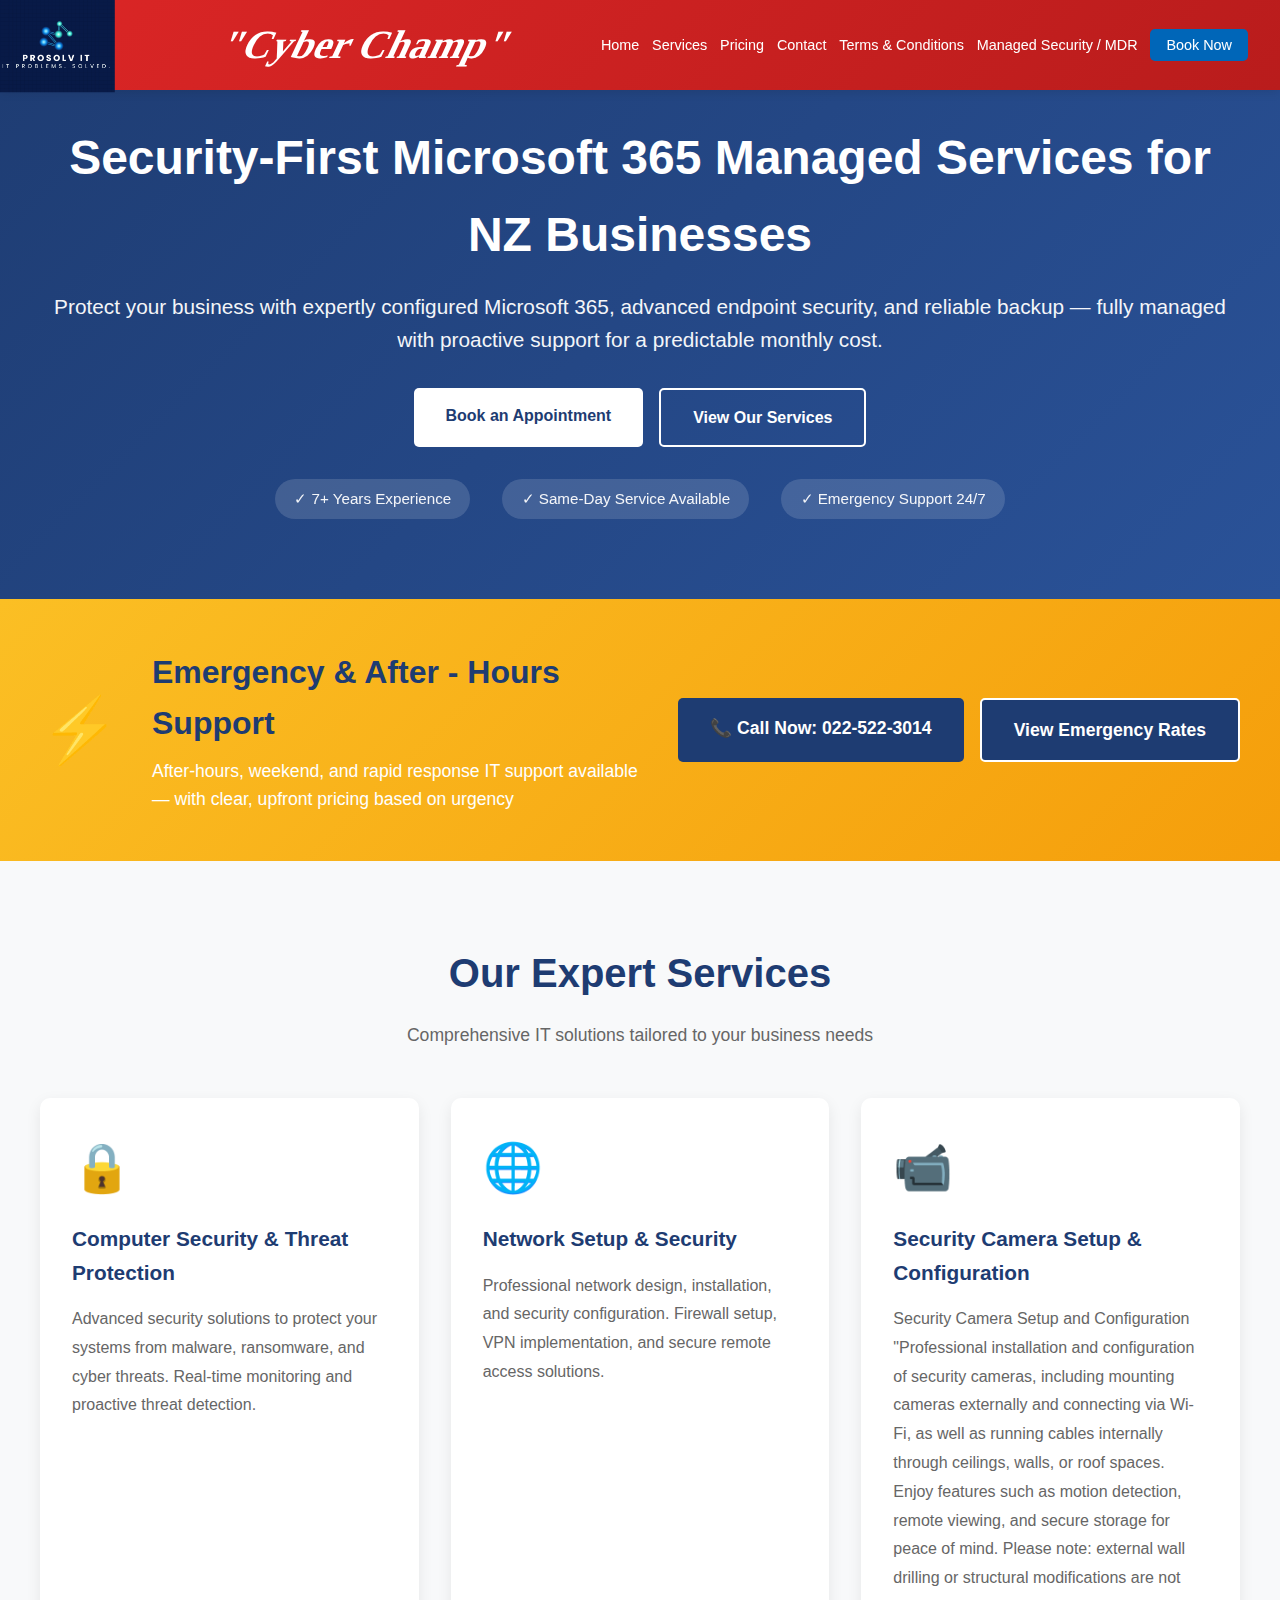
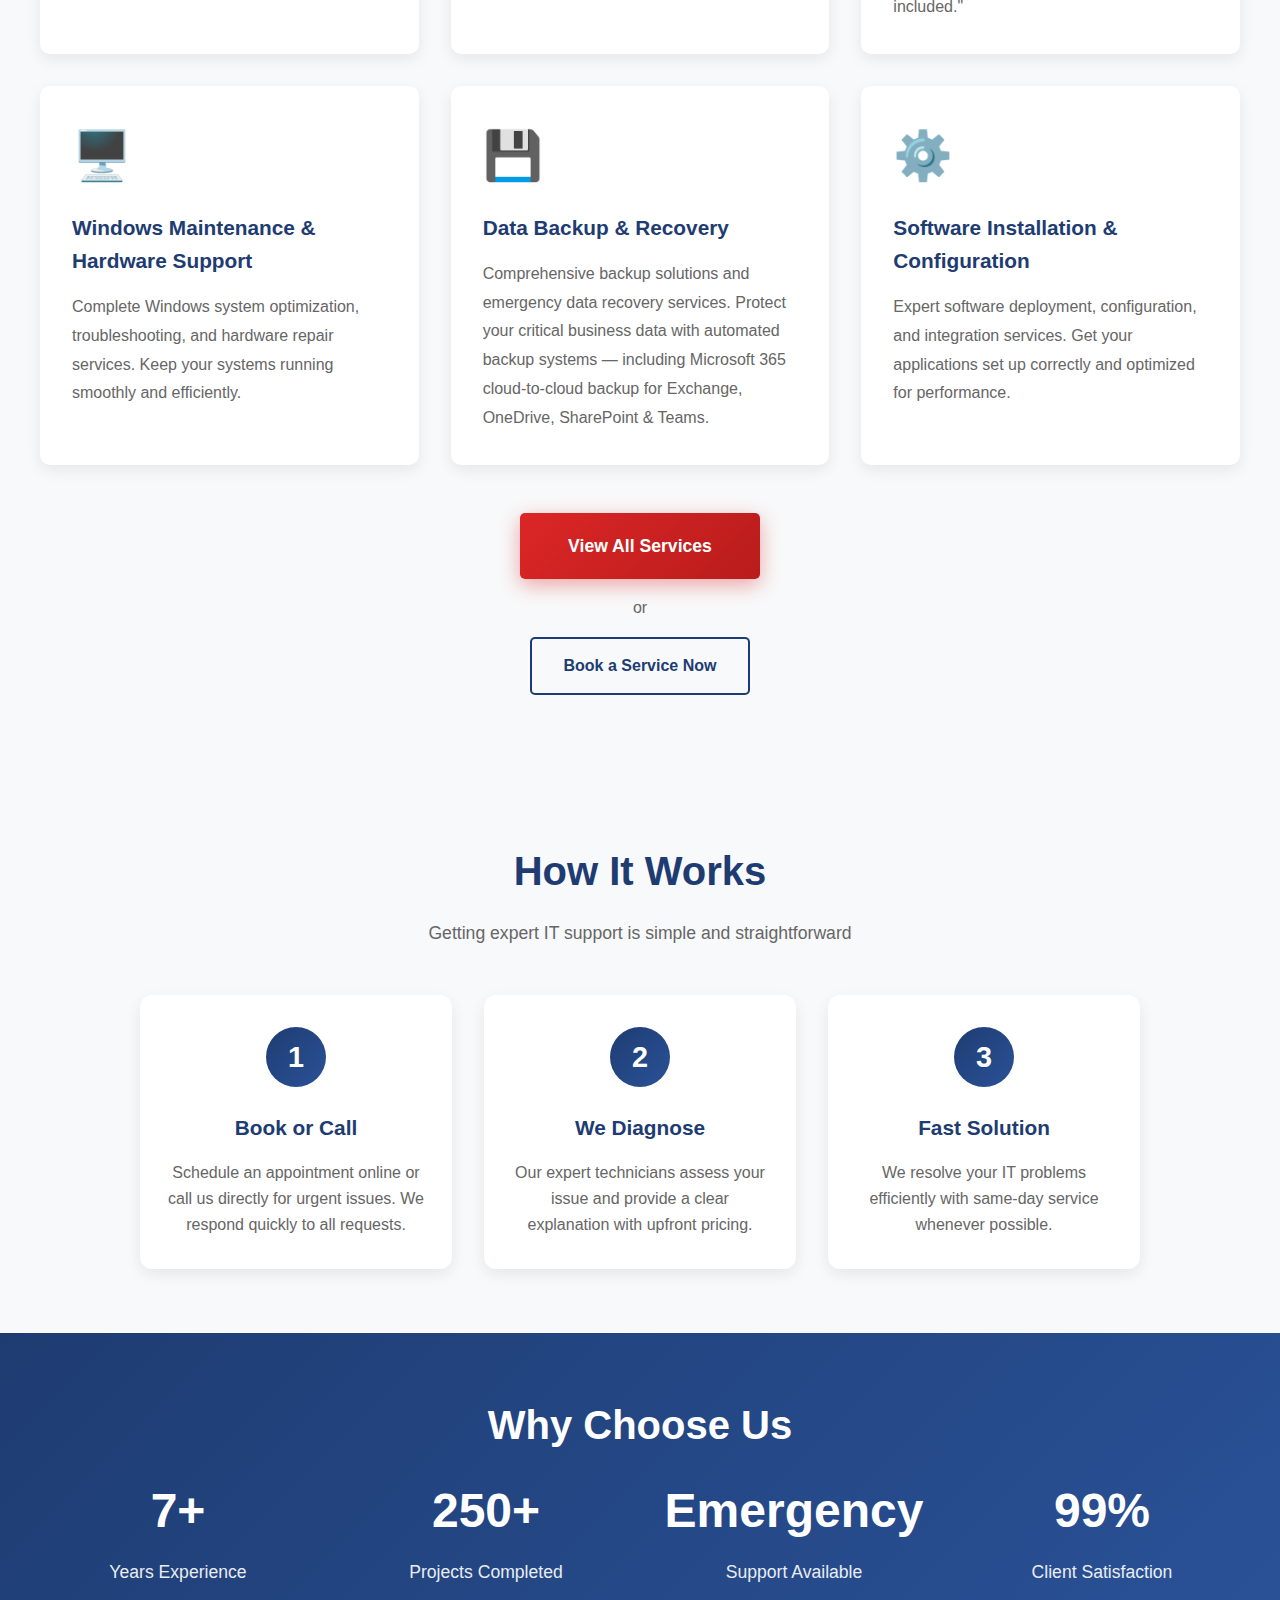
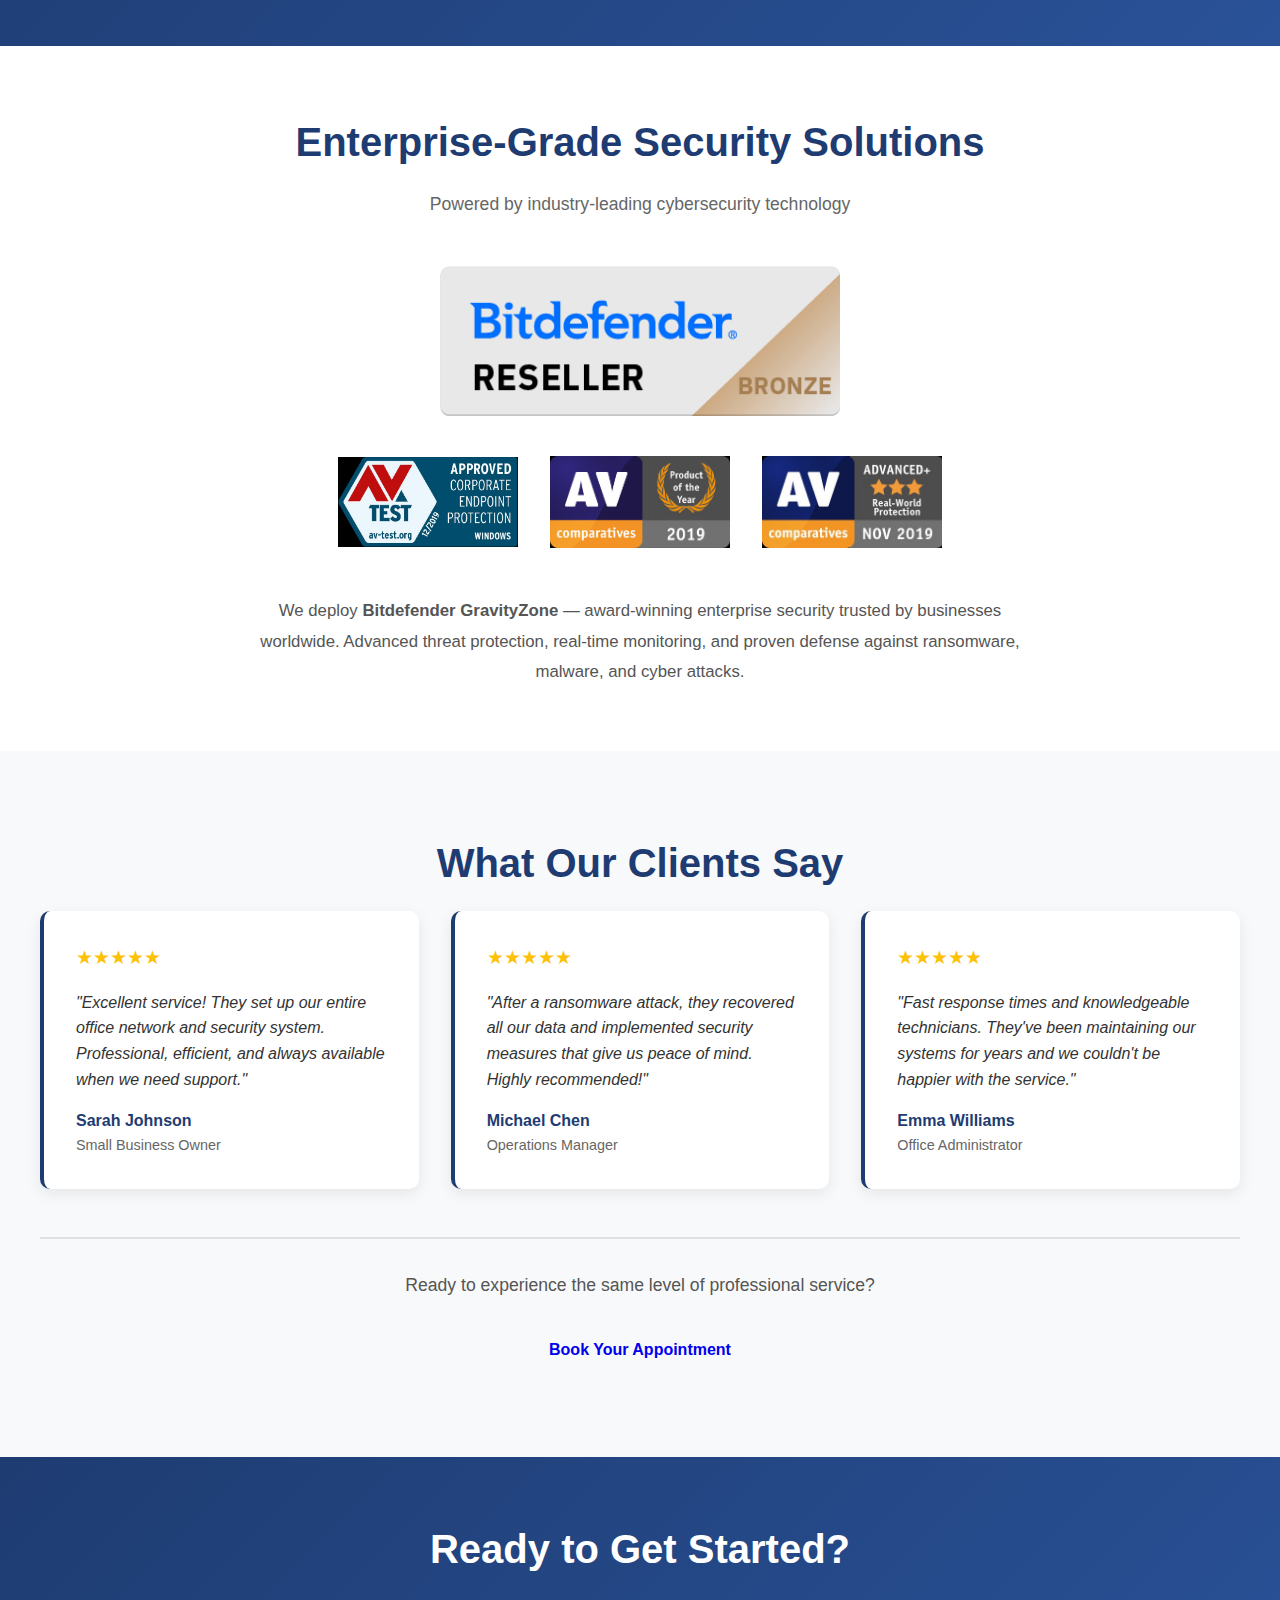
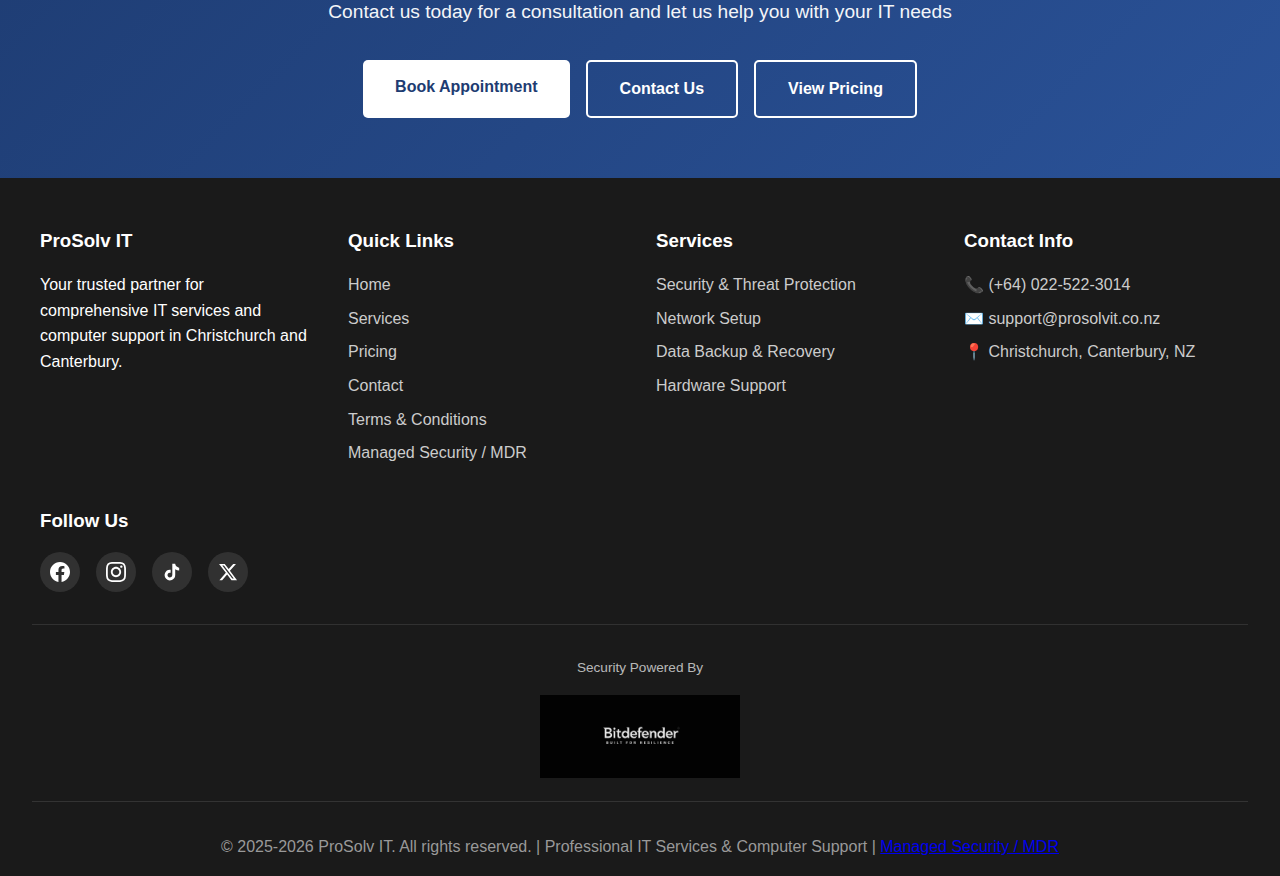
<file: index.html>
<!DOCTYPE html>
<html lang="en">
<head>
    <meta charset="UTF-8">
    <meta name="viewport" content="width=device-width, initial-scale=1.0">
    <link href="https://fonts.googleapis.com/css2?family=Cinzel:wght@700&display=swap" rel="stylesheet">
    <link rel="apple-touch-icon" sizes="180x180" href="apple-touch-icon.png">
    <link rel="icon" type="image/png" sizes="32x32" href="favicon-32x32.png">
    <link rel="icon" type="image/png" sizes="16x16" href="favicon-16x16.png">
    <link rel="manifest" href="site.webmanifest">
    <meta name="description" content="ProSolv IT - Professional IT services and computer support in Christchurch and Canterbury. Expert security solutions, reliable support, and cutting-edge technology services.">
    <title>Security-First Microsoft 365 Managed Services for NZ Businesses</title>
    <link rel="stylesheet" href="styles.css">
    <style>
        /* Trust Indicators Styling */
        .trust-indicators {
            display: flex;
            justify-content: center;
            gap: 2rem;
            margin-top: 2rem;
            flex-wrap: wrap;
            opacity: 0.95;
        }

        .trust-indicators span {
            display: flex;
            align-items: center;
            gap: 0.5rem;
            font-size: 0.95rem;
            color: white;
            background: rgba(255, 255, 255, 0.15);
            padding: 0.5rem 1.2rem;
            border-radius: 25px;
            backdrop-filter: blur(10px);
        }

        /* How It Works Section */
        .how-it-works {
            padding: 4rem 1rem;
            background: #f8f9fa;
        }

        .process-grid {
            display: grid;
            grid-template-columns: repeat(auto-fit, minmax(250px, 1fr));
            gap: 2rem;
            margin-top: 3rem;
            max-width: 1000px;
            margin-left: auto;
            margin-right: auto;
        }

        .process-step {
            text-align: center;
            padding: 2rem 1.5rem;
            background: white;
            border-radius: 12px;
            box-shadow: 0 5px 15px rgba(0,0,0,0.08);
            position: relative;
            transition: transform 0.3s ease;
        }

        .process-step:hover {
            transform: translateY(-5px);
        }

        .process-number {
            width: 60px;
            height: 60px;
            background: linear-gradient(135deg, #1e3c72 0%, #2a5298 100%);
            color: white;
            border-radius: 50%;
            display: flex;
            align-items: center;
            justify-content: center;
            font-size: 1.8rem;
            font-weight: bold;
            margin: 0 auto 1.5rem;
        }

        .process-step h3 {
            color: #1e3c72;
            margin-bottom: 1rem;
            font-size: 1.3rem;
        }

        .process-step p {
            color: #666;
            line-height: 1.6;
        }

        /* Emergency Actions Enhancement */
        .emergency-actions {
            display: flex;
            gap: 1rem;
            flex-wrap: wrap;
            justify-content: center;
        }

        /* CTA Section Enhancement */
        .cta-buttons-triple {
            display: flex;
            gap: 1rem;
            justify-content: center;
            flex-wrap: wrap;
        }

        /* Testimonial CTA */
        .testimonial-cta {
            text-align: center;
            margin-top: 3rem;
            padding-top: 2rem;
            border-top: 2px solid #e0e0e0;
        }

        .testimonial-cta p {
            font-size: 1.1rem;
            color: #555;
            margin-bottom: 1.5rem;
        }

        /* Mobile Responsiveness */
        @media (max-width: 768px) {
            .trust-indicators {
                gap: 1rem;
            }

            .trust-indicators span {
                font-size: 0.85rem;
                padding: 0.4rem 1rem;
            }

            .emergency-actions {
                flex-direction: column;
            }

            .emergency-actions .btn {
                width: 100%;
                text-align: center;
            }

            .cta-buttons-triple {
                flex-direction: column;
            }

            .cta-buttons-triple .btn {
                width: 100%;
            }
        }
    </style>
</head>
<body>
    <!-- Navigation -->
<nav>
    <div class="nav-container">
        <a href="index.html" class="logo">
            <img src="assets/images/prosolv-it-logo.png" alt="ProSolv IT Logo" class="logo-img">
        </a>

        <span class="alias">"Cyber Champ"</span>

        <ul class="nav-links" id="navLinks">
            <li><a href="index.html">Home</a></li>
            <li><a href="services.html">Services</a></li>
            <li><a href="pricing.html">Pricing</a></li>
            <li><a href="contact.html">Contact</a></li>
            <li><a href="terms.html">Terms & Conditions</a></li>
            <li><a href="mdr.html">Managed Security / MDR</a></li> <!-- <-- Added this line -->
            <li>
                <a href="https://outlook.office.com/book/ProSolvIT1@prosolvit.co.nz/"
                   target="_blank"
                   rel="noopener"
                   class="nav-bookings">
                   Book Now
                </a>
            </li>
        </ul>
        <button class="mobile-menu-btn" id="mobileMenuBtn">☰</button>
    </div>
</nav>

    <!-- Hero Section -->
    <section class="hero">
        <div class="container">
            <h1>Security-First Microsoft 365 Managed Services for NZ Businesses</h1>
            <p>Protect your business with expertly configured Microsoft 365, advanced endpoint security, and reliable backup — fully managed with proactive support for a predictable monthly cost.</p>
            <div class="cta-buttons">
                <a href="https://outlook.office.com/book/ProSolvIT1@prosolvit.co.nz/"
   target="_blank"
   rel="noopener"
   class="btn btn-primary">
   Book an Appointment
</a>
                <a href="services.html" class="btn btn-secondary">View Our Services</a>
            </div>

            <!-- Trust Indicators -->
            <div class="trust-indicators">
                <span>✓ 7+ Years Experience</span>
                <span>✓ Same-Day Service Available</span>
                <span>✓ Emergency Support 24/7</span>
            </div>
        </div>
    </section>

    <!-- Emergency Support Highlight Section -->
    <section class="emergency-highlight">
        <div class="container">
            <div class="emergency-content">
                <div class="emergency-icon">⚡</div>
                <div class="emergency-text">
                    <h2>Emergency & After - Hours Support</h2>
                    <p>After-hours, weekend, and rapid response IT support available — with clear, upfront pricing based on urgency</p>
                </div>
                <div class="emergency-actions">
                    <a href="tel:+64225223014" class="btn btn-primary">📞 Call Now: 022-522-3014</a>
                    <a href="pricing.html" class="btn btn-secondary">View Emergency Rates</a>
                </div>
            </div>
        </div>
    </section>

    <!-- Services Overview Section -->
    <section class="services">
        <div class="container">
            <h2 class="section-title">Our Expert Services</h2>
            <p class="section-subtitle">Comprehensive IT solutions tailored to your business needs</p>
            <div class="services-grid">
                <div class="service-card">
                    <div class="service-icon">🔒</div>
                    <h3>Computer Security & Threat Protection</h3>
                    <p>Advanced security solutions to protect your systems from malware, ransomware, and cyber threats. Real-time monitoring and proactive threat detection.</p>
                </div>
                <div class="service-card">
                    <div class="service-icon">🌐</div>
                    <h3>Network Setup & Security</h3>
                    <p>Professional network design, installation, and security configuration. Firewall setup, VPN implementation, and secure remote access solutions.</p>
                </div>
                <div class="service-card">
                    <div class="service-icon">📹</div>
                    <h3>Security Camera Setup & Configuration</h3>
                    <p>Security Camera Setup and Configuration
"Professional installation and configuration of security cameras, including mounting cameras externally and connecting via Wi-Fi, as well as running cables internally through ceilings, walls, or roof spaces. Enjoy features such as motion detection, remote viewing, and secure storage for peace of mind. Please note: external wall drilling or structural modifications are not included."</p>
                </div>
                <div class="service-card">
                    <div class="service-icon">🖥️</div>
                    <h3>Windows Maintenance & Hardware Support</h3>
                    <p>Complete Windows system optimization, troubleshooting, and hardware repair services. Keep your systems running smoothly and efficiently.</p>
                </div>
                <div class="service-card">
                    <div class="service-icon">💾</div>
                    <h3>Data Backup & Recovery</h3>
                    <p>Comprehensive backup solutions and emergency data recovery services. Protect your critical business data with automated backup systems — including Microsoft 365 cloud-to-cloud backup for Exchange, OneDrive, SharePoint & Teams.</p>
                </div>
                <div class="service-card">
                    <div class="service-icon">⚙️</div>
                    <h3>Software Installation & Configuration</h3>
                    <p>Expert software deployment, configuration, and integration services. Get your applications set up correctly and optimized for performance.</p>
                </div>
            </div>
            <div style="text-align: center; margin-top: 3rem;">
                <a href="services.html" class="btn btn-primary">View All Services</a>
                <p style="margin: 1rem 0; color: #666; font-size: 1rem;">or</p>
                <a href="https://outlook.office.com/book/ProSolvIT1@prosolvit.co.nz/" 
                   target="_blank"
                   rel="noopener"
                   class="btn btn-secondary">Book a Service Now</a>
            </div>
        </div>
    </section>

    <!-- How It Works Section -->
    <section class="how-it-works">
        <div class="container">
            <h2 class="section-title">How It Works</h2>
            <p class="section-subtitle">Getting expert IT support is simple and straightforward</p>
            <div class="process-grid">
                <div class="process-step">
                    <div class="process-number">1</div>
                    <h3>Book or Call</h3>
                    <p>Schedule an appointment online or call us directly for urgent issues. We respond quickly to all requests.</p>
                </div>
                <div class="process-step">
                    <div class="process-number">2</div>
                    <h3>We Diagnose</h3>
                    <p>Our expert technicians assess your issue and provide a clear explanation with upfront pricing.</p>
                </div>
                <div class="process-step">
                    <div class="process-number">3</div>
                    <h3>Fast Solution</h3>
                    <p>We resolve your IT problems efficiently with same-day service whenever possible.</p>
                </div>
            </div>
        </div>
    </section>

    <!-- Stats Section -->
    <section class="stats">
        <div class="container">
            <h2 class="section-title" style="color: white;">Why Choose Us</h2>
            <div class="stats-grid">
                <div class="stat-item">
                    <h3>7+</h3>
                    <p>Years Experience</p>
                </div>
                <div class="stat-item">
                    <h3>250+</h3>
                    <p>Projects Completed</p>
                </div>
                <div class="stat-item">
                    <h3>Emergency</h3>
                    <p>Support Available</p>
                </div>
                <div class="stat-item">
                    <h3>99%</h3>
                    <p>Client Satisfaction</p>
                </div>
            </div>
        </div>
    </section>

    <!-- Security Partners Section -->
    <section style="background: #ffffff; padding: 4rem 1rem;">
        <div class="container">
            <h2 class="section-title">Enterprise-Grade Security Solutions</h2>
            <p class="section-subtitle">Powered by industry-leading cybersecurity technology</p>
            
            <!-- Official Reseller Badge (CHANGED FROM bitdefender-logo-black.png) -->
            <div style="text-align: center; margin: 3rem 0 2rem;">
                <img src="assets/images/partners/partner.png" 
                     alt="Bitdefender Authorized Reseller - Bronze Partner" 
                     style="max-width: 400px; width: 100%; height: auto;">
            </div>

            <!-- Awards & Certifications -->
            <div style="display: flex; justify-content: center; align-items: center; gap: 2rem; flex-wrap: wrap; margin-top: 2rem;">
                <img src="assets/images/partners/avtest-approved.png" 
                     alt="AV-TEST Approved Corporate Endpoint Protection" 
                     style="max-width: 180px; width: 100%; height: auto;">
                <img src="assets/images/partners/av-comparatives-poty.png" 
                     alt="AV-Comparatives Product of the Year 2019" 
                     style="max-width: 180px; width: 100%; height: auto;">
                <img src="assets/images/partners/av-comparatives-advanced.png" 
                     alt="AV-Comparatives Advanced+ Real-World Protection" 
                     style="max-width: 180px; width: 100%; height: auto;">
            </div>

            <!-- Partner Description -->
            <div style="max-width: 800px; margin: 3rem auto 0; text-align: center;">
                <p style="color: #555; line-height: 1.8; font-size: 1.05rem;">
                    We deploy <strong>Bitdefender GravityZone</strong> — award-winning enterprise security trusted by businesses worldwide. 
                    Advanced threat protection, real-time monitoring, and proven defense against ransomware, malware, and cyber attacks.
                </p>
            </div>
        </div>
    </section>

    <!-- Testimonials Section -->
    <section class="testimonials">
        <div class="container">
            <h2 class="section-title">What Our Clients Say</h2>
            <div class="testimonials-grid">
                <div class="testimonial-card">
                    <div class="stars">★★★★★</div>
                    <p class="testimonial-text">"Excellent service! They set up our entire office network and security system. Professional, efficient, and always available when we need support."</p>
                    <p class="testimonial-author">Sarah Johnson</p>
                    <p class="testimonial-role">Small Business Owner</p>
                </div>
                <div class="testimonial-card">
                    <div class="stars">★★★★★</div>
                    <p class="testimonial-text">"After a ransomware attack, they recovered all our data and implemented security measures that give us peace of mind. Highly recommended!"</p>
                    <p class="testimonial-author">Michael Chen</p>
                    <p class="testimonial-role">Operations Manager</p>
                </div>
                <div class="testimonial-card">
                    <div class="stars">★★★★★</div>
                    <p class="testimonial-text">"Fast response times and knowledgeable technicians. They've been maintaining our systems for years and we couldn't be happier with the service."</p>
                    <p class="testimonial-author">Emma Williams</p>
                    <p class="testimonial-role">Office Administrator</p>
                </div>
            </div>

            <div class="testimonial-cta">
                <p>Ready to experience the same level of professional service?</p>
                <a href="https://outlook.office.com/book/ProSolvIT1@prosolvit.co.nz/" 
                   target="_blank"
                   rel="noopener"
                   class="btn btn-primary">Book Your Appointment</a>
            </div>
        </div>
    </section>

    <!-- CTA Section -->
    <section class="stats">
        <div class="container" style="text-align: center;">
            <h2 class="section-title" style="color: white;">Ready to Get Started?</h2>
            <p style="font-size: 1.2rem; margin-bottom: 2rem; opacity: 0.95;">Contact us today for a consultation and let us help you with your IT needs</p>
            <div class="cta-buttons-triple">
                <a href="https://outlook.office.com/book/ProSolvIT1@prosolvit.co.nz/" 
                   target="_blank"
                   rel="noopener"
                   class="btn btn-primary">Book Appointment</a>
                <a href="contact.html" class="btn btn-secondary">Contact Us</a>
                <a href="pricing.html" class="btn btn-secondary">View Pricing</a>
            </div>
        </div>
    </section>

    <!-- Footer -->
<footer>
    <div class="footer-grid">
        <div class="footer-section">
            <h3>ProSolv IT</h3>
            <p>Your trusted partner for comprehensive IT services and computer support in Christchurch and Canterbury.</p>
        </div>

        <div class="footer-section">
            <h3>Quick Links</h3>
            <ul>
                <li><a href="index.html">Home</a></li>
                <li><a href="services.html">Services</a></li>
                <li><a href="pricing.html">Pricing</a></li>
                <li><a href="contact.html">Contact</a></li>
                <li><a href="terms.html">Terms & Conditions</a></li>
                <li><a href="mdr.html">Managed Security / MDR</a></li> <!-- Added here -->
            </ul>
        </div>

        <div class="footer-section">
            <h3>Services</h3>
            <ul>
                <li><a href="services.html">Security & Threat Protection</a></li>
                <li><a href="services.html">Network Setup</a></li>
                <li><a href="services.html">Data Backup & Recovery</a></li>
                <li><a href="services.html">Hardware Support</a></li>
            </ul>
        </div>

        <div class="footer-section">
            <h3>Contact Info</h3>
            <ul class="contact-info">
                <li>
                    <a href="tel:+64225223014" aria-label="Call ProSolv IT">
                        📞 (+64) 022-522-3014
                    </a>
                </li>
                <li>
                    <a href="mailto:support@prosolvit.co.nz" aria-label="Email ProSolv IT">
                        ✉️ support@prosolvit.co.nz
                    </a>
                </li>
                <li>
                    <a href="https://www.google.com/maps/search/?api=1&query=Christchurch%2C+Canterbury%2C+New+Zealand"
                       target="_blank"
                       rel="noopener noreferrer"
                       aria-label="View ProSolv IT location on Google Maps">
                        📍 Christchurch, Canterbury, NZ
                    </a>
                </li>
            </ul>
        </div>

        <div class="footer-section">
            <h3>Follow Us</h3>
            <div class="social-links">
                <a href="https://www.facebook.com/ProSolvIT/" target="_blank" rel="noopener noreferrer" aria-label="Follow us on Facebook">
                    <svg width="24" height="24" viewBox="0 0 24 24" fill="currentColor">
                        <path d="M24 12.073c0-6.627-5.373-12-12-12s-12 5.373-12 12c0 5.99 4.388 10.954 10.125 11.854v-8.385H7.078v-3.47h3.047V9.43c0-3.007 1.792-4.669 4.533-4.669 1.312 0 2.686.235 2.686.235v2.953H15.83c-1.491 0-1.956.925-1.956 1.874v2.25h3.328l-.532 3.47h-2.796v8.385C19.612 23.027 24 18.062 24 12.073z"/>
                    </svg>
                </a>
                <a href="https://www.instagram.com/prosolvit/" target="_blank" rel="noopener noreferrer" aria-label="Follow us on Instagram">
                    <svg width="24" height="24" viewBox="0 0 24 24" fill="currentColor">
                        <path d="M12 2.163c3.204 0 3.584.012 4.85.07 3.252.148 4.771 1.691 4.919 4.919.058 1.265.069 1.645.069 4.849 0 3.205-.012 3.584-.069 4.849-.149 3.225-1.664 4.771-4.919 4.919-1.266.058-1.644.07-4.85.07-3.204 0-3.584-.012-4.849-.07-3.26-.149-4.771-1.699-4.919-4.92-.058-1.265-.07-1.644-.07-4.849 0-3.204.013-3.583.07-4.849.149-3.227 1.664-4.771 4.919-4.919 1.266-.057 1.645-.069 4.849-.069zm0-2.163c-3.259 0-3.667.014-4.947.072-4.358.2-6.78 2.618-6.98 6.98-.059 1.281-.073 1.689-.073 4.948 0 3.259.014 3.668.072 4.948.2 4.358 2.618 6.78 6.98 6.98 1.281.058 1.689.072 4.948.072 3.259 0 3.668-.014 4.948-.072 4.354-.2 6.782-2.618 6.979-6.98.059-1.28.073-1.689.073-4.948 0-3.259-.014-3.667-.072-4.947-.196-4.354-2.617-6.78-6.979-6.98-1.281-.059-1.69-.073-4.949-.073zm0 5.838c-3.403 0-6.162 2.759-6.162 6.162s2.759 6.163 6.162 6.163 6.162-2.759 6.162-6.163c0-3.403-2.759-6.162-6.162-6.162zm0 10.162c-2.209 0-4-1.79-4-4 0-2.209 1.791-4 4-4s4 1.791 4 4c0 2.21-1.791 4-4 4zm6.406-11.845c-.796 0-1.441.645-1.441 1.44s.645 1.44 1.441 1.44c.795 0 1.439-.645 1.439-1.44s-.644-1.44-1.439-1.44z"/>
                    </svg>
                </a>
                <a href="https://www.tiktok.com/@prosolv.it.nz.it?lang=en" target="_blank" rel="noopener noreferrer" aria-label="Follow us on TikTok">
                    <svg width="24" height="24" viewBox="0 0 24 24" fill="currentColor">
                        <path d="M19.59 6.69a4.83 4.83 0 0 1-3.77-4.25V2h-3.45v13.67a2.89 2.89 0 0 1-5.2 1.74 2.89 2.89 0 0 1 2.31-4.64 2.93 2.93 0 0 1 .88.13V9.4a6.84 6.84 0 0 0-1-.05A6.33 6.33 0 0 0 5 20.1a6.34 6.34 0 0 0 10.86-4.43v-7a8.16 8.16 0 0 0 4.77 1.52v-3.4a4.85 4.85 0 0 1-1-.1z"/>
                    </svg>
                </a>
                <a href="https://x.com/ProSolvIT99" target="_blank" rel="noopener noreferrer" aria-label="Follow us on X">
                    <svg width="24" height="24" viewBox="0 0 24 24" fill="currentColor">
                        <path d="M18.244 2.25h3.308l-7.227 8.26 8.502 11.24H16.17l-5.214-6.817L4.99 21.75H1.68l7.73-8.835L1.254 2.25H8.08l4.713 6.231zm-1.161 17.52h1.833L7.084 4.126H5.117z"/>
                    </svg>
                </a>
            </div>
        </div>

    </div>

    <div style="text-align: center; padding: 2rem 1rem 1rem; border-top: 1px solid rgba(255,255,255,0.1);">
        <p style="color: rgba(255,255,255,0.7); font-size: 0.85rem; margin-bottom: 1rem;">Security Powered By</p>
        <img src="assets/images/partners/bitdefender-logo-white.png" 
             alt="Bitdefender" 
             style="max-width: 200px; width: 100%; height: auto; opacity: 0.9;">
    </div>

    <div class="footer-bottom">
        <p>© 2025-2026 ProSolv IT. All rights reserved. | Professional IT Services & Computer Support | 
           <a href="mdr.html">Managed Security / MDR</a>
        </p>
    </div>
</footer>
</file>
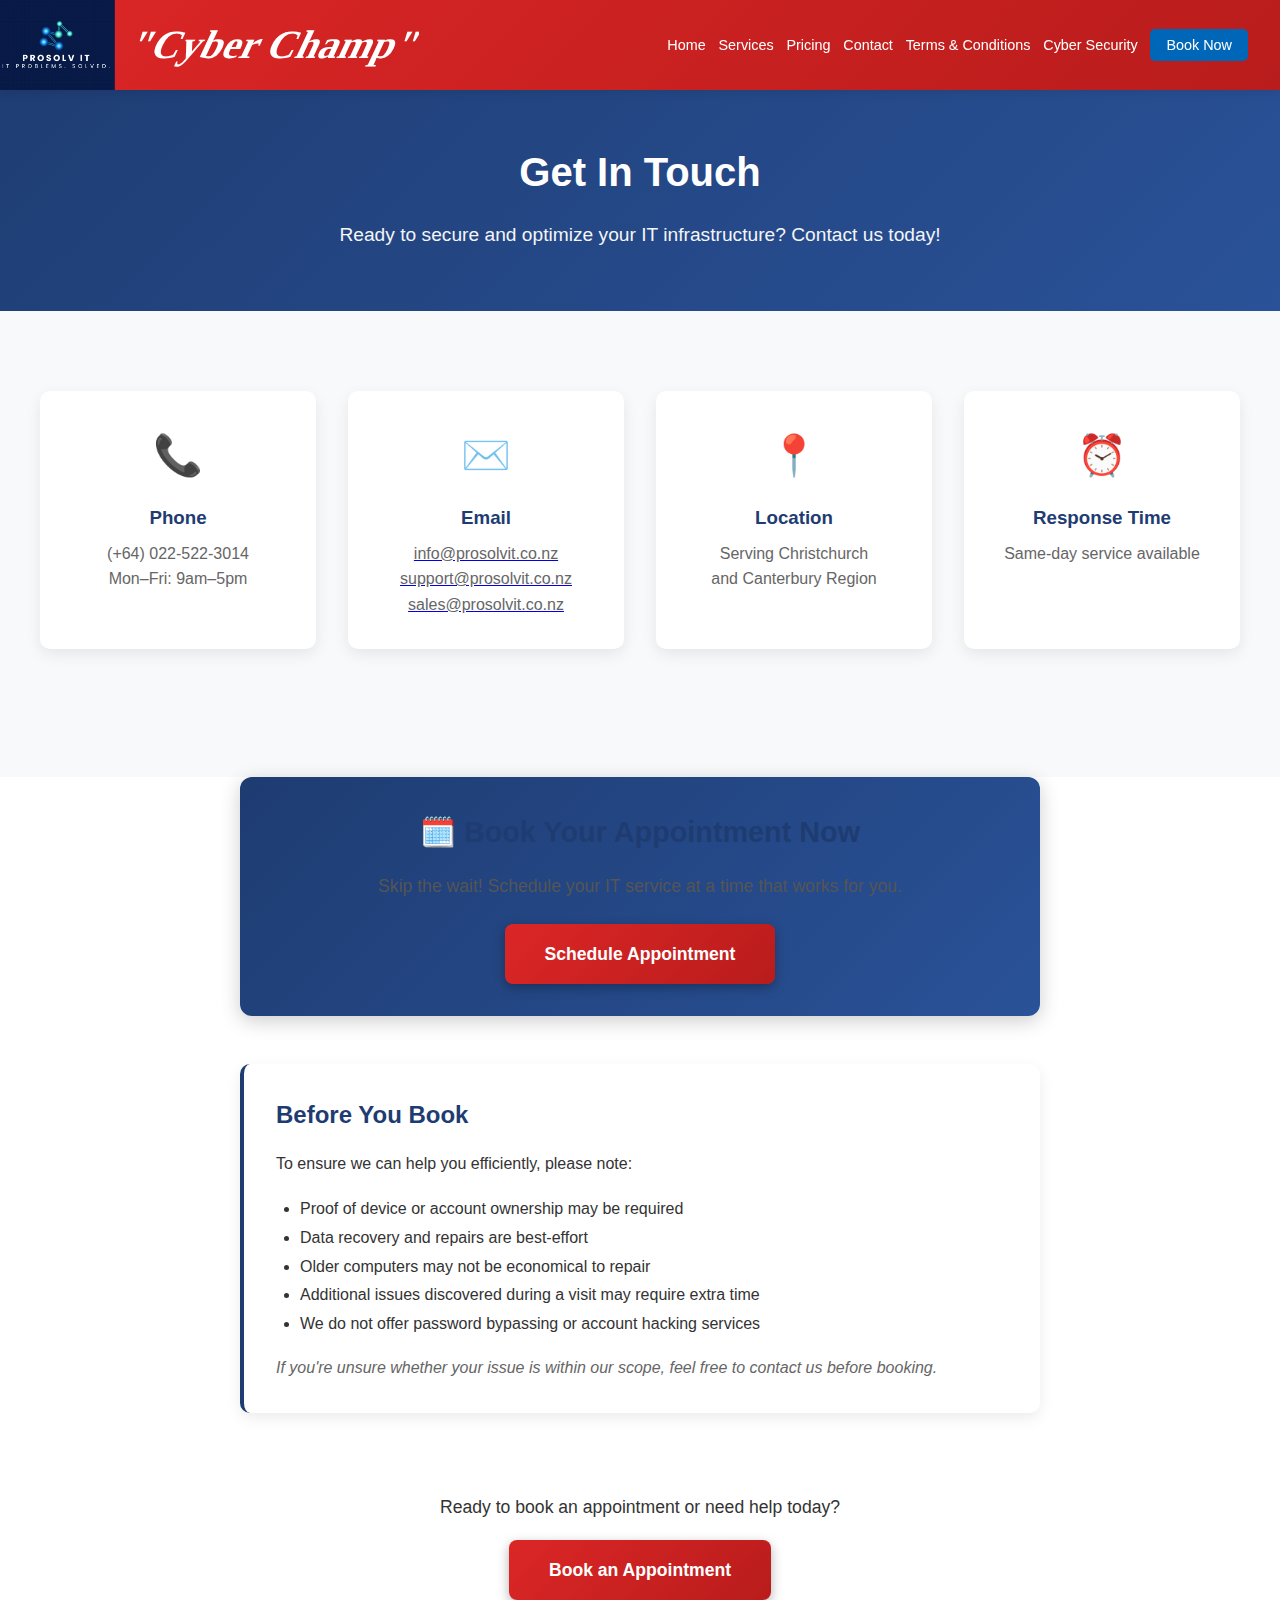
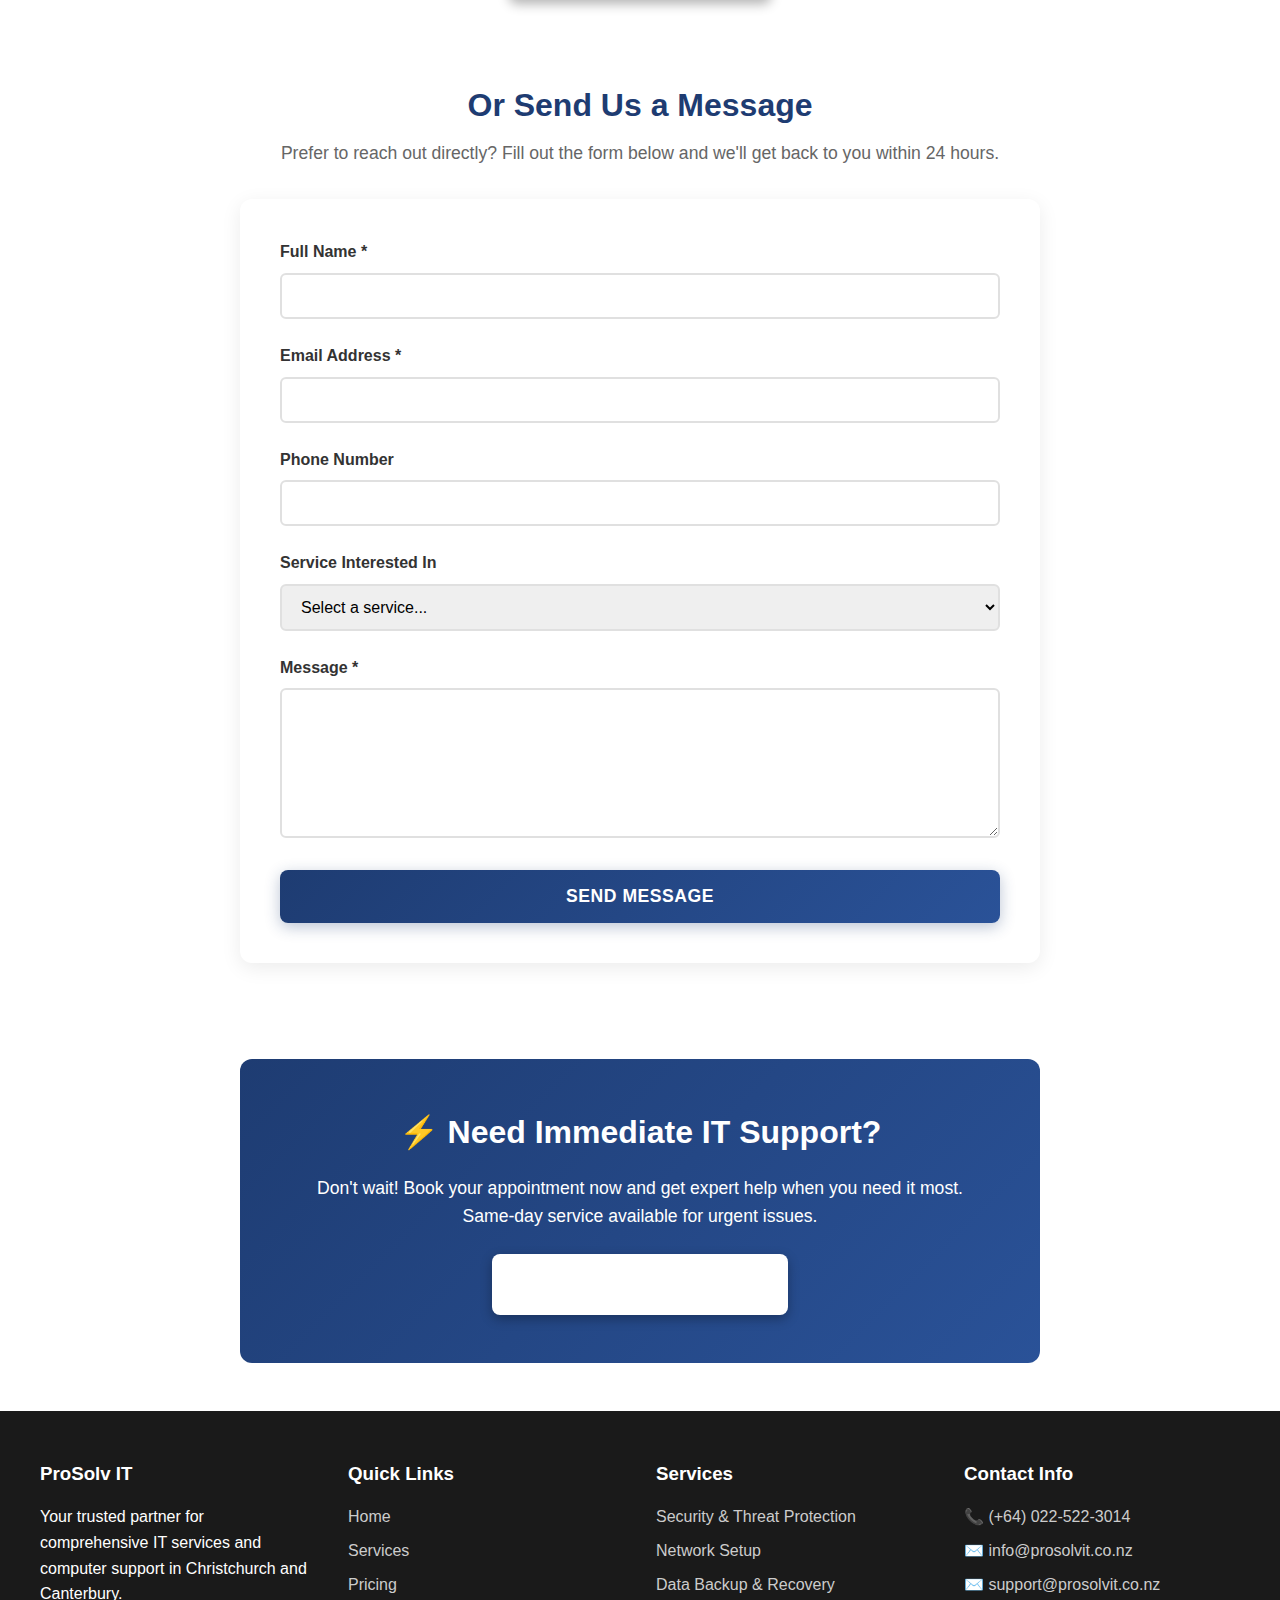
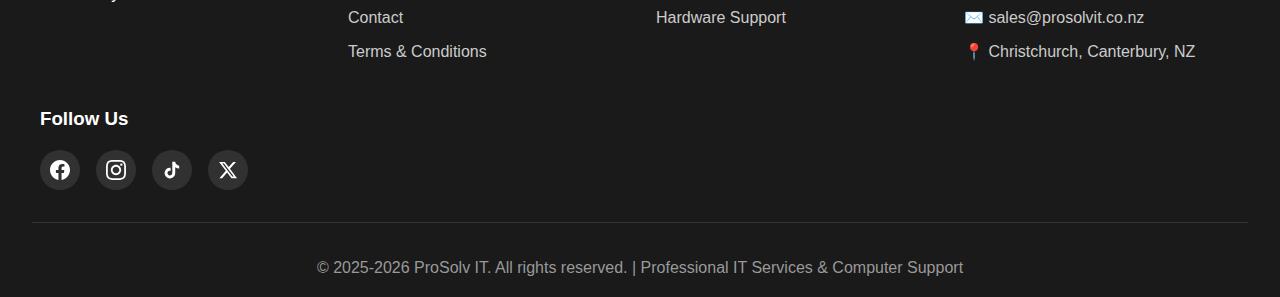
<file: contact.html>
<!DOCTYPE html>
<html lang="en">
<head>
    <meta charset="UTF-8">
    <meta name="viewport" content="width=device-width, initial-scale=1.0">
    <link rel="apple-touch-icon" sizes="180x180" href="apple-touch-icon.png">
   <link rel="icon" type="image/png" sizes="32x32" href="favicon-32x32.png">
   <link rel="icon" type="image/png" sizes="16x16" href="favicon-16x16.png">
   <link rel="manifest" href="site.webmanifest">
    <meta name="description" content="Contact ProSolv IT for expert IT support in Christchurch. Phone: (+64) 022-522-3014 | Email: support@prosolvit.co.nz">
    <title>Contact Us - ProSolv IT | Get IT Support in Christchurch</title>
    <link rel="stylesheet" href="styles.css">
    <style>
        /* Enhanced Send Message Button Styling */
        .btn-send-message {
            width: 100%;
            padding: 16px 32px;
            font-size: 1.1rem;
            font-weight: 600;
            color: white;
            background: linear-gradient(135deg, #1e3c72 0%, #2a5298 100%);
            border: none;
            border-radius: 8px;
            cursor: pointer;
            transition: all 0.3s ease;
            box-shadow: 0 4px 15px rgba(30, 60, 114, 0.3);
            position: relative;
            overflow: hidden;
            text-transform: uppercase;
            letter-spacing: 0.5px;
        }

        .btn-send-message::before {
            content: '';
            position: absolute;
            top: 0;
            left: -100%;
            width: 100%;
            height: 100%;
            background: linear-gradient(90deg, transparent, rgba(255, 255, 255, 0.2), transparent);
            transition: left 0.5s ease;
        }

        .btn-send-message:hover {
            transform: translateY(-2px);
            box-shadow: 0 6px 20px rgba(30, 60, 114, 0.4);
            background: linear-gradient(135deg, #2a5298 0%, #1e3c72 100%);
        }

        .btn-send-message:hover::before {
            left: 100%;
        }

        .btn-send-message:active {
            transform: translateY(0);
            box-shadow: 0 2px 10px rgba(30, 60, 114, 0.3);
        }

        .btn-send-message:disabled {
            background: linear-gradient(135deg, #6b7c93 0%, #4a5568 100%);
            cursor: not-allowed;
            transform: none;
            box-shadow: none;
        }

        .btn-send-message:disabled::before {
            display: none;
        }

        /* Loading spinner for button */
        .btn-send-message.loading::after {
            content: '';
            position: absolute;
            width: 16px;
            height: 16px;
            top: 50%;
            right: 20px;
            margin-top: -8px;
            border: 2px solid rgba(255, 255, 255, 0.3);
            border-radius: 50%;
            border-top-color: white;
            animation: spin 0.6s linear infinite;
        }

        @keyframes spin {
            to { transform: rotate(360deg); }
        }

        /* Enhanced form message styling */
        .form-message {
            padding: 15px 20px;
            border-radius: 8px;
            margin-bottom: 20px;
            font-weight: 500;
            display: none;
            animation: slideDown 0.3s ease;
        }

        .form-message.success {
            background-color: #d4edda;
            border: 1px solid #c3e6cb;
            color: #155724;
        }

        .form-message.error {
            background-color: #f8d7da;
            border: 1px solid #f5c6cb;
            color: #721c24;
        }

        @keyframes slideDown {
            from {
                opacity: 0;
                transform: translateY(-10px);
            }
            to {
                opacity: 1;
                transform: translateY(0);
            }
        }

        /* Enhanced form styling */
        .contact-form {
            background: white;
            padding: 2.5rem;
            border-radius: 12px;
            box-shadow: 0 5px 20px rgba(0,0,0,0.08);
            max-width: 800px;
            margin: 0 auto;
        }

        .form-group {
            margin-bottom: 1.5rem;
        }

        .form-group label {
            display: block;
            margin-bottom: 0.5rem;
            font-weight: 600;
            color: #333;
        }

        .form-group input,
        .form-group select,
        .form-group textarea {
            width: 100%;
            padding: 12px 15px;
            border: 2px solid #e0e0e0;
            border-radius: 6px;
            font-size: 1rem;
            transition: border-color 0.3s ease, box-shadow 0.3s ease;
            font-family: inherit;
        }

        .form-group input:focus,
        .form-group select:focus,
        .form-group textarea:focus {
            outline: none;
            border-color: #1e3c72;
            box-shadow: 0 0 0 3px rgba(30, 60, 114, 0.1);
        }

        .form-group textarea {
            min-height: 150px;
            resize: vertical;
        }

        /* Booking Button Variations */
        .booking-cta {
            text-align: center;
            padding: 2rem 1rem;
            max-width: 800px;
            margin: 0 auto;
        }

        .booking-cta-primary {
    background: linear-gradient(135deg, #1e3c72 0%, #2a5298 100%);
    border-radius: 12px;
    box-shadow: 0 5px 20px rgba(0,0,0,0.2);
}

        .booking-cta-secondary {
            background: #ffffff;
        }

        .booking-cta-footer {
            background: linear-gradient(135deg, #1e3c72 0%, #2a5298 100%);
            border-radius: 12px;
            padding: 3rem 2rem;
            margin: 3rem auto;
        }

        .booking-cta-footer h3,
        .booking-cta-footer p {
            color: white;
        }

        .booking-cta h3 {
    font-size: 1.8rem;
    margin-bottom: 1rem;
    color: #1e3c72;
}

.booking-cta p {
    font-size: 1.1rem;
    margin-bottom: 1.5rem;
    color: #555;
    line-height: 1.6;
}

.booking-cta-footer h3 {
    color: white !important;
    font-size: 2rem;
}

.booking-cta-footer p {
    color: white !important;
    opacity: 1;
}

        .btn-booking {
    display: inline-block;
    font-size: 1.1rem;
    padding: 1rem 2.5rem;
    border-radius: 8px;
    box-shadow: 0 4px 12px rgba(0, 0, 0, 0.3);
    transition: all 0.3s ease;
    text-decoration: none;
    font-weight: 600;
    background: linear-gradient(135deg, #dc2626 0%, #b91c1c 100%);
    color: white !important;
    border: none;
}

        .btn-booking:hover {
    transform: translateY(-2px);
    box-shadow: 0 6px 20px rgba(185, 28, 28, 0.5);
    background: linear-gradient(135deg, #b91c1c 0%, #991b1b 100%);
}

        .btn-booking-white {
            background: white;
            color: #1e3c72;
        }

        .btn-booking-white:hover {
            background: #f8f9fa;
        }
    </style>
</head>
<body>
    

    <!-- Navigation -->
    <nav>
        <div class="nav-container">
            <div class="nav-brand">
    <a href="index.html" class="logo">
        <img src="assets/images/prosolv-it-logo.png" alt="ProSolv IT Logo" class="logo-img">
    </a>
    <span class="alias">"Cyber Champ"</span>
</div>


            <ul class="nav-links" id="navLinks">
                <li><a href="index.html">Home</a></li>
                <li><a href="services.html">Services</a></li>
                <li><a href="pricing.html">Pricing</a></li>
                <li><a href="contact.html">Contact</a></li>
                <li><a href="terms.html">Terms & Conditions</a></li>
                <li><a href="mdr.html">Cyber Security</a></li>
                <li>
                    <a href="https://outlook.office.com/book/ProSolvIT1@prosolvit.co.nz/"
                       target="_blank" rel="noopener" class="nav-bookings">
                       Book Now
                    </a>
                </li>
            </ul>
            <button class="mobile-menu-btn" id="mobileMenuBtn" aria-label="Toggle menu">&#9776;</button>
        </div>
    </nav>

    <!-- Page Header -->
    <section class="page-header">
        <div class="container">
            <h1>Get In Touch</h1>
            <p>Ready to secure and optimize your IT infrastructure? Contact us today!</p>
        </div>
    </section>

    <!-- Contact Section -->
<section class="contact">
    <div class="container">
        <div class="contact-grid">

            <!-- Phone -->
            <a href="tel:+64225223014" class="contact-card" aria-label="Call ProSolv IT">
                <div class="contact-icon">📞</div>
                <h3>Phone</h3>
                <p>(+64) 022-522-3014</p>
                <p>Mon–Fri: 9am–5pm</p>
            </a>

            <!-- Email -->
<div class="contact-card">
    <div class="contact-icon">✉️</div>
    <h3>Email</h3>
    <a href="mailto:info@prosolvit.co.nz" aria-label="Email ProSolv IT info">
        <p>info@prosolvit.co.nz</p>
    </a>
    <a href="mailto:support@prosolvit.co.nz" aria-label="Email ProSolv IT support">
        <p>support@prosolvit.co.nz</p>
    </a>
    <a href="mailto:sales@prosolvit.co.nz" aria-label="Email ProSolv IT sales">
        <p>sales@prosolvit.co.nz</p>
    </a>
</div>

            <!-- Location -->
            <a href="https://www.google.com/maps/search/?api=1&query=Christchurch%2C+Canterbury%2C+New+Zealand"
               target="_blank"
               rel="noopener noreferrer"
               class="contact-card"
               aria-label="View service area on map">
                <div class="contact-icon">📍</div>
                <h3>Location</h3>
                <p>Serving Christchurch</p>
                <p>and Canterbury Region</p>
            </a>

            <!-- Response Time (not clickable) -->
            <div class="contact-card">
                <div class="contact-icon">⏰</div>
                <h3>Response Time</h3>
                <p>Same-day service available</p>
            </div>

        </div>
    </div>
</section>

<!-- BOOKING BUTTON #1 - Top Placement (Primary CTA) -->
<section class="booking-cta booking-cta-primary">
    <div class="container">
        <h3>🗓️ Book Your Appointment Now</h3>
        <p>Skip the wait! Schedule your IT service at a time that works for you.</p>
        <a href="https://outlook.office.com/book/ProSolvIT1@prosolvit.co.nz/?ismsaljsauthenabled"
           target="_blank"
           rel="noopener noreferrer"
           class="btn btn-primary btn-booking">
            Schedule Appointment
        </a>
    </div>
</section>

<!-- Before You Book Section -->
<div style="max-width: 800px; margin: 3rem auto; background: white; padding: 2rem; border-radius: 10px; box-shadow: 0 5px 15px rgba(0,0,0,0.08); border-left: 4px solid #1e3c72;">
    <h3 style="color: #1e3c72; margin-bottom: 1rem; font-size: 1.5rem;">Before You Book</h3>
    <p style="color: #333; line-height: 1.8; margin-bottom: 1rem;">To ensure we can help you efficiently, please note:</p>
    <ul style="color: #333; line-height: 1.8; margin-left: 1.5rem;">
        <li>Proof of device or account ownership may be required</li>
        <li>Data recovery and repairs are best-effort</li>
        <li>Older computers may not be economical to repair</li>
        <li>Additional issues discovered during a visit may require extra time</li>
        <li>We do not offer password bypassing or account hacking services</li>
    </ul>
    <p style="color: #666; font-style: italic; margin-top: 1rem;">If you're unsure whether your issue is within our scope, feel free to contact us before booking.</p>
</div>

<!-- BOOKING BUTTON #2 - Middle Placement (After Information) -->
<section class="booking-cta booking-cta-secondary">
    <div class="container">
        <p style="font-size:1.1rem; margin-bottom:1.2rem; color: #333;">
            Ready to book an appointment or need help today?
        </p>
        <a href="https://outlook.office.com/book/ProSolvIT1@prosolvit.co.nz/?ismsaljsauthenabled"
           target="_blank"
           rel="noopener noreferrer"
           class="btn btn-primary btn-booking">
            Book an Appointment
        </a>
    </div>
</section>

<!-- Contact Form Section -->
<section style="padding: 3rem 1rem;">
    <div class="container">
        <div style="text-align: center; margin-bottom: 2rem;">
            <h2 style="color: #1e3c72; font-size: 2rem; margin-bottom: 0.5rem;">Or Send Us a Message</h2>
            <p style="color: #666; font-size: 1.1rem;">Prefer to reach out directly? Fill out the form below and we'll get back to you within 24 hours.</p>
        </div>

        <form class="contact-form" id="contactForm">
            <div class="form-message" id="formMessage"></div>
            
            <div class="form-group">
                <label for="name">Full Name *</label>
                <input type="text" id="name" name="name" required>
            </div>
            
            <div class="form-group">
                <label for="email">Email Address *</label>
                <input type="email" id="email" name="email" required>
            </div>
            
            <div class="form-group">
                <label for="phone">Phone Number</label>
                <input type="tel" id="phone" name="phone">
            </div>
            
            <div class="form-group">
                <label for="service">Service Interested In</label>
                <select id="service" name="service">
                    <option value="">Select a service...</option>
                    <option value="security">Computer Security & Threat Protection</option>
                    <option value="network">Network Setup & Security</option>
                    <option value="camera">Security Camera Setup</option>
                    <option value="maintenance">Windows Maintenance & Hardware Support</option>
                    <option value="backup">Data Backup & Recovery</option>
                    <option value="software">Software Installation & Configuration</option>
                    <option value="other">Other / General Inquiry</option>
                </select>
            </div>
            
            <div class="form-group">
                <label for="message">Message *</label>
                <textarea id="message" name="message" required></textarea>
            </div>
            
            <button type="submit" class="btn-send-message">Send Message</button>
        </form>
    </div>
</section>

<!-- BOOKING BUTTON #3 - Footer Placement (Last Chance CTA) -->
<section class="booking-cta booking-cta-footer">
    <div class="container">
        <h3>⚡ Need Immediate IT Support?</h3>
        <p>Don't wait! Book your appointment now and get expert help when you need it most.<br>Same-day service available for urgent issues.</p>
        <a href="https://outlook.office.com/book/ProSolvIT1@prosolvit.co.nz/?ismsaljsauthenabled"
           target="_blank"
           rel="noopener noreferrer"
           class="btn btn-booking btn-booking-white">
            Book Now - Get Help Fast
        </a>
    </div>
</section>

    <!-- Footer -->
    <footer>
        <div class="footer-grid">
            <div class="footer-section">
                <h3>ProSolv IT</h3>
                <p>Your trusted partner for comprehensive IT services and computer support in Christchurch and Canterbury.</p>
            </div>
            <div class="footer-section">
                <h3>Quick Links</h3>
                <ul>
                    <li><a href="index.html">Home</a></li>
                    <li><a href="services.html">Services</a></li>
                    <li><a href="pricing.html">Pricing</a></li>
                    <li><a href="contact.html">Contact</a></li>
                    <li><a href="terms.html">Terms & Conditions</a></li>
                </ul>
            </div>
            <div class="footer-section">
                <h3>Services</h3>
                <ul>
                    <li><a href="services.html">Security & Threat Protection</a></li>
                    <li><a href="services.html">Network Setup</a></li>
                    <li><a href="services.html">Data Backup & Recovery</a></li>
                    <li><a href="services.html">Hardware Support</a></li>
                </ul>
            </div>
            <div class="footer-section">
    <h3>Contact Info</h3>
    <ul class="contact-info">
        <li>
            <a href="tel:+64225223014" aria-label="Call ProSolv IT">
                📞 (+64) 022-522-3014
            </a>
        </li>
        <li>
    <a href="mailto:info@prosolvit.co.nz" aria-label="Email ProSolv IT">
        ✉️ info@prosolvit.co.nz
    </a>
</li>
<li>
    <a href="mailto:support@prosolvit.co.nz" aria-label="Email ProSolv IT">
        ✉️ support@prosolvit.co.nz
    </a>
</li>
<li>
    <a href="mailto:sales@prosolvit.co.nz" aria-label="Email ProSolv IT">
        ✉️ sales@prosolvit.co.nz
    </a>
</li>
        <li>
            <a href="https://www.google.com/maps/search/?api=1&query=Christchurch%2C+Canterbury%2C+New+Zealand"
               target="_blank"
               rel="noopener noreferrer"
               aria-label="View ProSolv IT location on Google Maps">
                📍 Christchurch, Canterbury, NZ
            </a>
        </li>
    </ul>
</div>

<div class="footer-section">
                <h3>Follow Us</h3>
                <div class="social-links">
                    <a href="https://www.facebook.com/ProSolvIT/" target="_blank" rel="noopener noreferrer" aria-label="Follow us on Facebook">
                        <svg width="24" height="24" viewBox="0 0 24 24" fill="currentColor">
                            <path d="M24 12.073c0-6.627-5.373-12-12-12s-12 5.373-12 12c0 5.99 4.388 10.954 10.125 11.854v-8.385H7.078v-3.47h3.047V9.43c0-3.007 1.792-4.669 4.533-4.669 1.312 0 2.686.235 2.686.235v2.953H15.83c-1.491 0-1.956.925-1.956 1.874v2.25h3.328l-.532 3.47h-2.796v8.385C19.612 23.027 24 18.062 24 12.073z"/>
                        </svg>
                    </a>
                    <a href="https://www.instagram.com/prosolvit/" target="_blank" rel="noopener noreferrer" aria-label="Follow us on Instagram">
                        <svg width="24" height="24" viewBox="0 0 24 24" fill="currentColor">
                            <path d="M12 2.163c3.204 0 3.584.012 4.85.07 3.252.148 4.771 1.691 4.919 4.919.058 1.265.069 1.645.069 4.849 0 3.205-.012 3.584-.069 4.849-.149 3.225-1.664 4.771-4.919 4.919-1.266.058-1.644.07-4.85.07-3.204 0-3.584-.012-4.849-.07-3.26-.149-4.771-1.699-4.919-4.92-.058-1.265-.07-1.644-.07-4.849 0-3.204.013-3.583.07-4.849.149-3.227 1.664-4.771 4.919-4.919 1.266-.057 1.645-.069 4.849-.069zm0-2.163c-3.259 0-3.667.014-4.947.072-4.358.2-6.78 2.618-6.98 6.98-.059 1.281-.073 1.689-.073 4.948 0 3.259.014 3.668.072 4.948.2 4.358 2.618 6.78 6.98 6.98 1.281.058 1.689.072 4.948.072 3.259 0 3.668-.014 4.948-.072 4.354-.2 6.782-2.618 6.979-6.98.059-1.28.073-1.689.073-4.948 0-3.259-.014-3.667-.072-4.947-.196-4.354-2.617-6.78-6.979-6.98-1.281-.059-1.69-.073-4.949-.073zm0 5.838c-3.403 0-6.162 2.759-6.162 6.162s2.759 6.163 6.162 6.163 6.162-2.759 6.162-6.163c0-3.403-2.759-6.162-6.162-6.162zm0 10.162c-2.209 0-4-1.79-4-4 0-2.209 1.791-4 4-4s4 1.791 4 4c0 2.21-1.791 4-4 4zm6.406-11.845c-.796 0-1.441.645-1.441 1.44s.645 1.44 1.441 1.44c.795 0 1.439-.645 1.439-1.44s-.644-1.44-1.439-1.44z"/>
                        </svg>
                    </a>
                    <a href="https://www.tiktok.com/@prosolv.it.nz.it?lang=en" target="_blank" rel="noopener noreferrer" aria-label="Follow us on TikTok">
                        <svg width="24" height="24" viewBox="0 0 24 24" fill="currentColor">
                            <path d="M19.59 6.69a4.83 4.83 0 0 1-3.77-4.25V2h-3.45v13.67a2.89 2.89 0 0 1-5.2 1.74 2.89 2.89 0 0 1 2.31-4.64 2.93 2.93 0 0 1 .88.13V9.4a6.84 6.84 0 0 0-1-.05A6.33 6.33 0 0 0 5 20.1a6.34 6.34 0 0 0 10.86-4.43v-7a8.16 8.16 0 0 0 4.77 1.52v-3.4a4.85 4.85 0 0 1-1-.1z"/>
                        </svg>
                    </a>
                    <a href="https://x.com/ProSolvIT99" target="_blank" rel="noopener noreferrer" aria-label="Follow us on X">
                        <svg width="24" height="24" viewBox="0 0 24 24" fill="currentColor">
                            <path d="M18.244 2.25h3.308l-7.227 8.26 8.502 11.24H16.17l-5.214-6.817L4.99 21.75H1.68l7.73-8.835L1.254 2.25H8.08l4.713 6.231zm-1.161 17.52h1.833L7.084 4.126H5.117z"/>
                        </svg>
                    </a>
                </div>
            </div>

        </div>
        <div class="footer-bottom">
            <p>© 2025-2026 ProSolv IT. All rights reserved. | Professional IT Services & Computer Support</p>
        </div>
    </footer>

    <script src="scripts.js"></script>
</body>
</html>
</file>
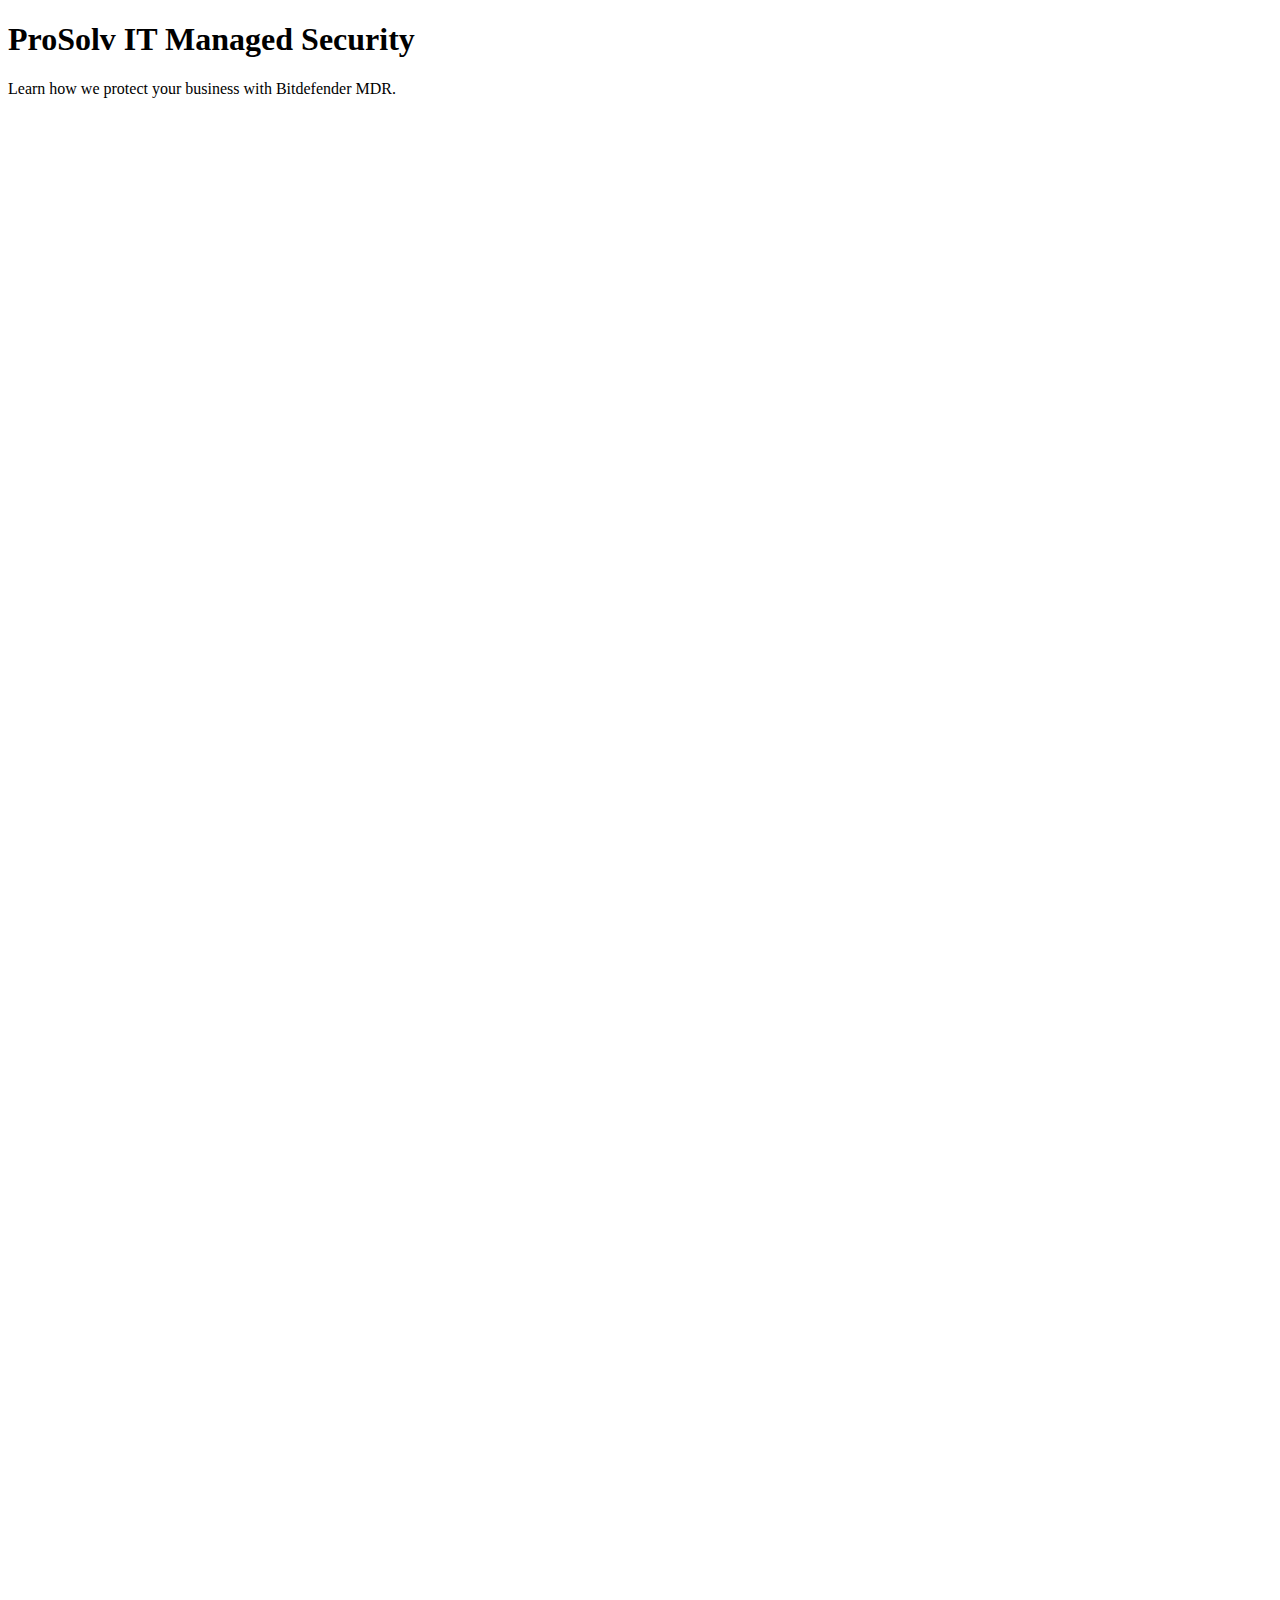
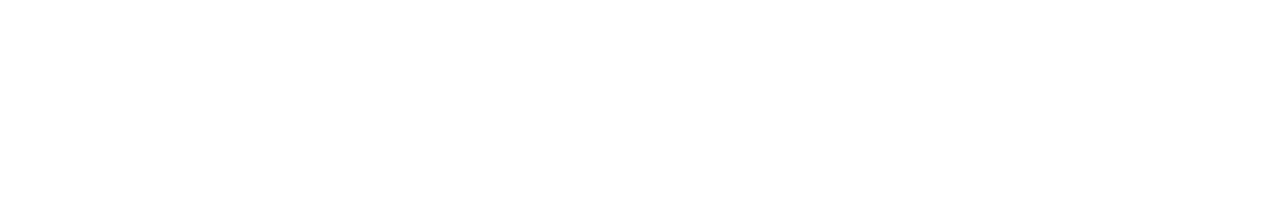
<file: mdr.html>
<!DOCTYPE html>
<html lang="en">
<head>
  <meta charset="UTF-8">
  <meta name="viewport" content="width=device-width, initial-scale=1.0">
  <title>ProSolv IT Managed Detection & Response</title>
</head>
<body>

  <h1>ProSolv IT Managed Security</h1>
  <p>Learn how we protect your business with Bitdefender MDR.</p>

  <!-- Responsive Bitdefender LP iFrame -->
  <div style="position: relative; width: 100%; padding-bottom: 133%;">
    <iframe 
      src="https://partner-marketing.bitdefender.com/wp/prosolvit-managed-security" 
      frameborder="0" 
      scrolling="no" 
      style="position: absolute; top: 0; left: 0; width: 100%; height: 100%;" 
      webkitallowfullscreen 
      mozallowfullscreen 
      allowfullscreen>
    </iframe>
  </div>

</body>
</html>
</file>
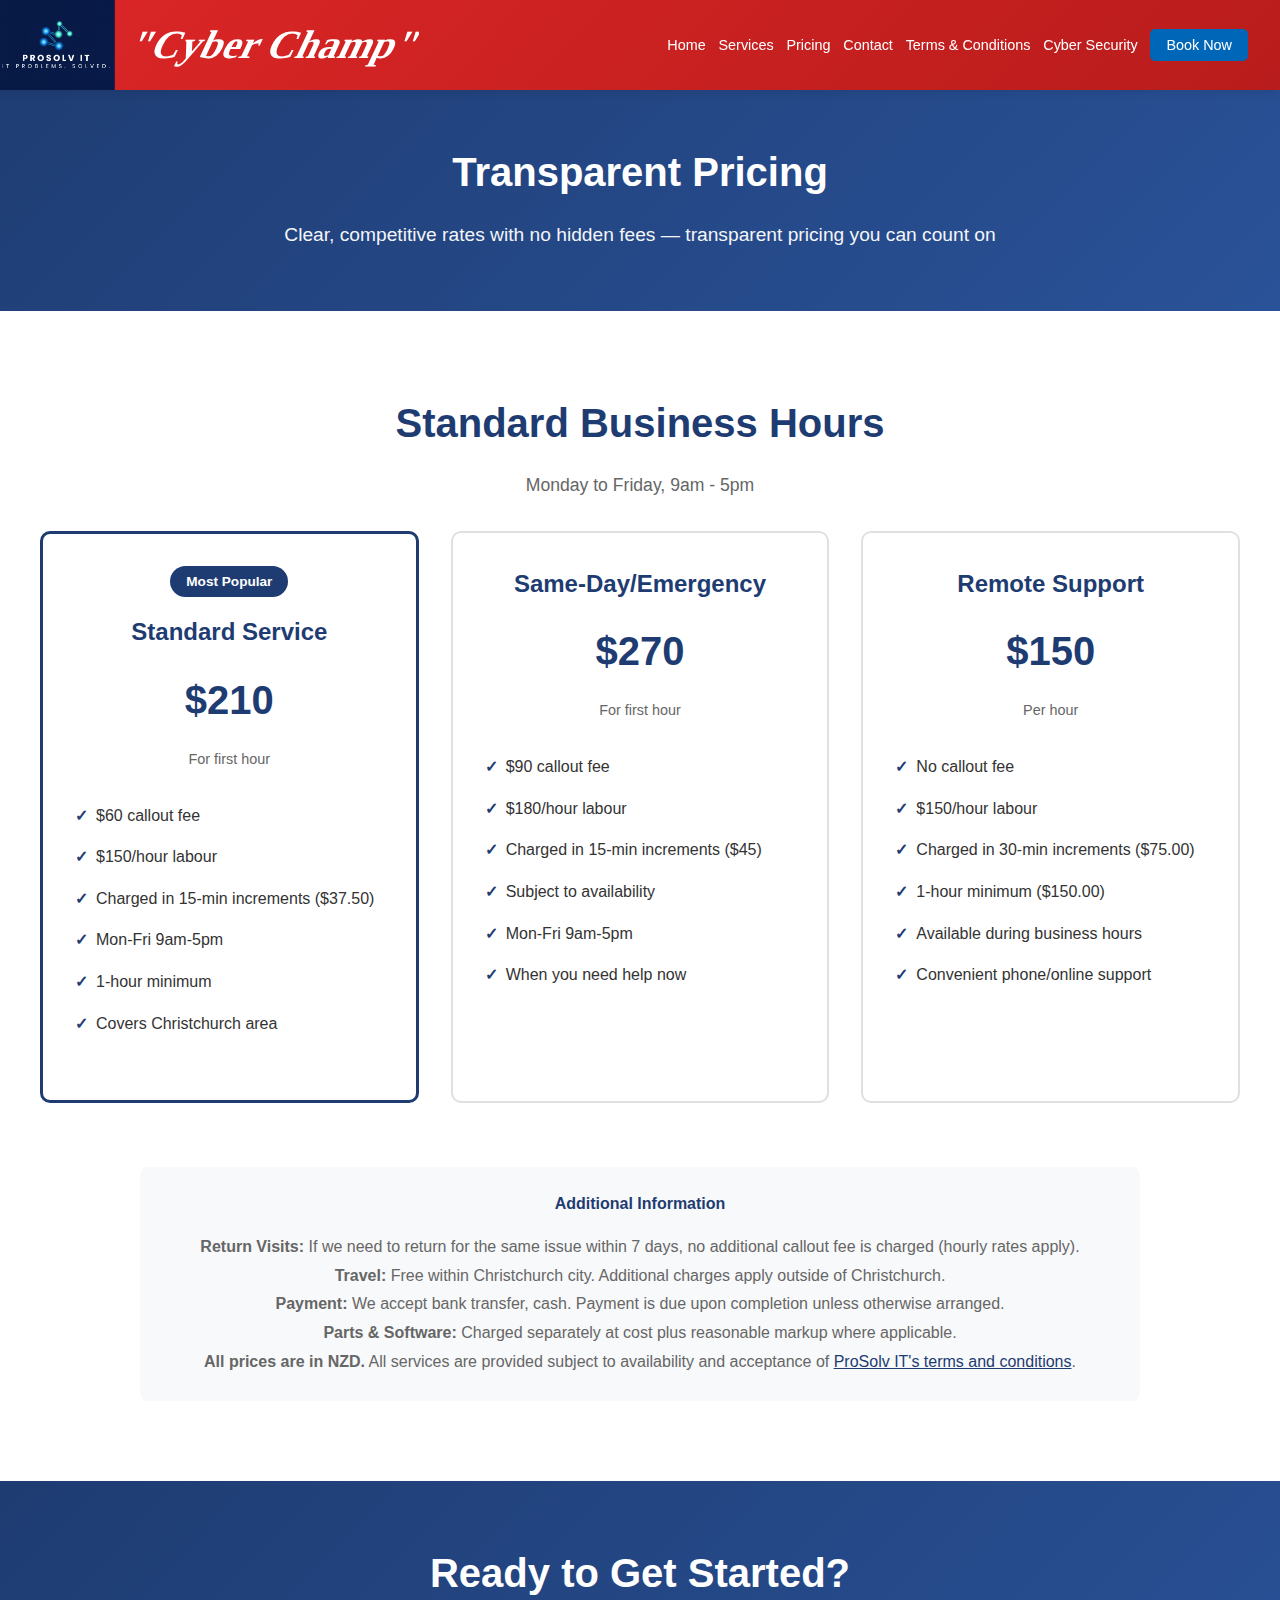
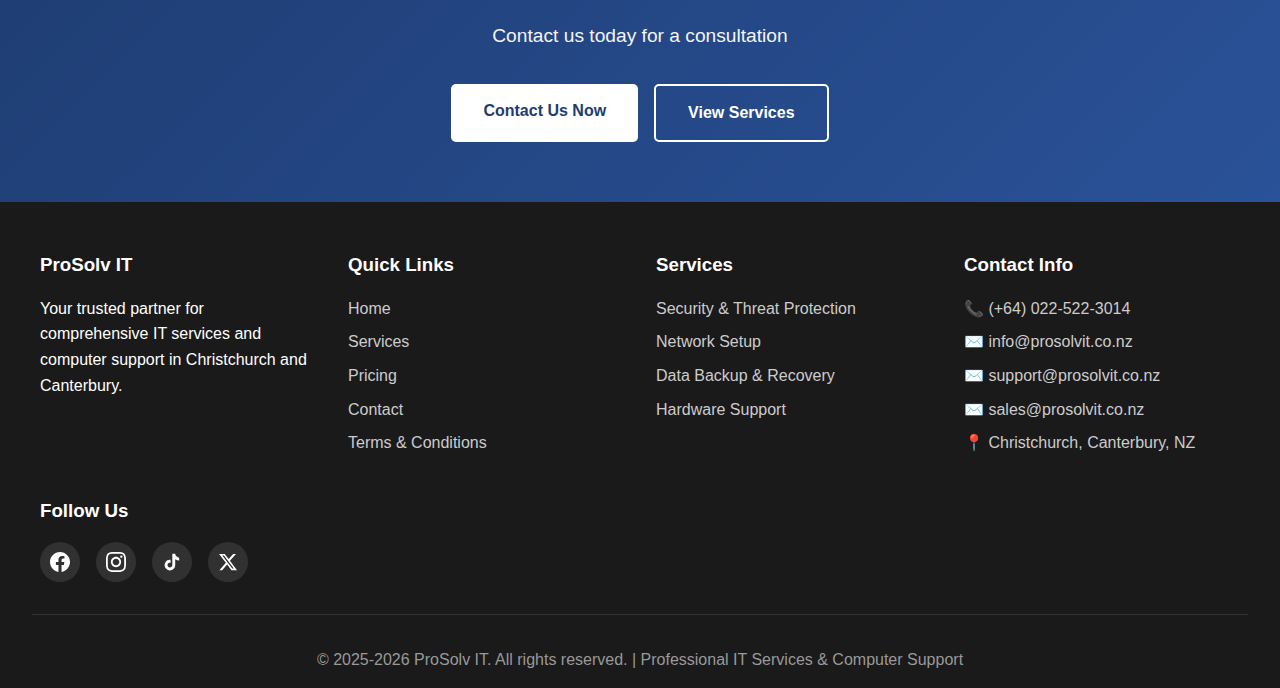
<file: pricing.html>
<!DOCTYPE html>
<html lang="en">
<head>
    <meta charset="UTF-8">
    <meta name="viewport" content="width=device-width, initial-scale=1.0">
    <link rel="apple-touch-icon" sizes="180x180" href="apple-touch-icon.png">
    <link rel="icon" type="image/png" sizes="32x32" href="favicon-32x32.png">
    <link rel="icon" type="image/png" sizes="16x16" href="favicon-16x16.png">
    <link rel="manifest" href="site.webmanifest">
    <meta name="description" content="Transparent pricing for IT support in Christchurch. Standard service $190/hour, emergency callouts available. No hidden fees.">
    <title>Pricing - ProSolv IT | Christchurch IT Support Rates</title>
    <link rel="stylesheet" href="styles.css">
</head>
<body>
    <!-- Navigation -->
    <nav>
        <div class="nav-container">
            <div class="nav-brand">
    <a href="index.html" class="logo">
        <img src="assets/images/prosolv-it-logo.png" alt="ProSolv IT Logo" class="logo-img">
    </a>
    <span class="alias">"Cyber Champ"</span>
</div>


            <ul class="nav-links" id="navLinks">
                <li><a href="index.html">Home</a></li>
                <li><a href="services.html">Services</a></li>
                <li><a href="pricing.html">Pricing</a></li>
                <li><a href="contact.html">Contact</a></li>
                <li><a href="terms.html">Terms & Conditions</a></li>
                <li><a href="mdr.html">Cyber Security</a></li>
                <li>
                    <a href="https://outlook.office.com/book/ProSolvIT1@prosolvit.co.nz/"
                       target="_blank" rel="noopener" class="nav-bookings">
                       Book Now
                    </a>
                </li>
            </ul>
            <button class="mobile-menu-btn" id="mobileMenuBtn" aria-label="Toggle menu">&#9776;</button>
        </div>
    </nav>

    <!-- Page Header -->
    <section class="page-header">
        <div class="container">
            <h1>Transparent Pricing</h1>
            <p>Clear, competitive rates with no hidden fees — transparent pricing you can count on</p>
        </div>
    </section>

    <!-- Pricing Section -->
    <section class="pricing">
        <div class="container">
            <h2 class="section-title">Standard Business Hours</h2>
            <p class="section-subtitle" style="margin-bottom: 2rem;">Monday to Friday, 9am - 5pm</p>
            
            <div class="pricing-grid">
                <div class="pricing-card featured">
                    <span class="pricing-badge">Most Popular</span>
                    <h3>Standard Service</h3>
                    <div class="price">$210</div>
                    <p class="price-note">For first hour</p>
                    <ul class="pricing-features">
                        <li>$60 callout fee</li>
                        <li>$150/hour labour</li>
                        <li>Charged in 15-min increments ($37.50)</li>
                        <li>Mon-Fri 9am-5pm</li>
                        <li>1-hour minimum</li>
                        <li>Covers Christchurch area</li>
                    </ul>
                </div>

                <div class="pricing-card">
                    <h3>Same-Day/Emergency</h3>
                    <div class="price">$270</div>
                    <p class="price-note">For first hour</p>
                    <ul class="pricing-features">
                        <li>$90 callout fee</li>
                        <li>$180/hour labour</li>
                        <li>Charged in 15-min increments ($45)</li>
                        <li>Subject to availability</li>
                        <li>Mon-Fri 9am-5pm</li>
                        <li>When you need help now</li>
                    </ul>
                </div>

                <div class="pricing-card">
                    <h3>Remote Support</h3>
                    <div class="price">$150</div>
                    <p class="price-note">Per hour</p>
                    <ul class="pricing-features">
                        <li>No callout fee</li>
                        <li>$150/hour labour</li>
                        <li>Charged in 30-min increments ($75.00)</li>
                        <li>1-hour minimum ($150.00)</li>
                        <li>Available during business hours</li>
                        <li>Convenient phone/online support</li>
                    </ul>
                </div>
            </div>

            

            <!-- Detailed Information Section -->
            <div style="max-width: 1000px; margin: 4rem auto 0;">
                

                <div class="pricing-note">
                    <h4>Additional Information</h4>
                    <p><strong>Return Visits:</strong> If we need to return for the same issue within 7 days, no additional callout fee is charged (hourly rates apply).</p>
                    <p><strong>Travel:</strong> Free within Christchurch city. Additional charges apply outside of Christchurch.</p>
                    <p><strong>Payment:</strong> We accept bank transfer, cash. Payment is due upon completion unless otherwise arranged.</p>
                    <p><strong>Parts & Software:</strong> Charged separately at cost plus reasonable markup where applicable.</p>
                    <p><strong>All prices are in NZD.</strong> All services are provided subject to availability and acceptance of <a href="terms.html" style="color: #1e3c72; text-decoration: underline;">ProSolv IT's terms and conditions</a>.</p>
                </div>
            </div>
        </div>
    </section>

    <!-- CTA Section -->
    <section class="stats">
        <div class="container" style="text-align: center;">
            <h2 class="section-title" style="color: white;">Ready to Get Started?</h2>
            <p style="font-size: 1.2rem; margin-bottom: 2rem; opacity: 0.95;">Contact us today for a consultation</p>
            <div class="cta-buttons">
                <a href="contact.html" class="btn btn-primary">Contact Us Now</a>
                <a href="services.html" class="btn btn-secondary">View Services</a>
            </div>
        </div>
    </section>

    <!-- Footer -->
    <footer>
        <div class="footer-grid">
            <div class="footer-section">
                <h3>ProSolv IT</h3>
                <p>Your trusted partner for comprehensive IT services and computer support in Christchurch and Canterbury.</p>
            </div>
            <div class="footer-section">
                <h3>Quick Links</h3>
                <ul>
                    <li><a href="index.html">Home</a></li>
                    <li><a href="services.html">Services</a></li>
                    <li><a href="pricing.html">Pricing</a></li>
                    <li><a href="contact.html">Contact</a></li>
                    <li><a href="terms.html">Terms & Conditions</a></li>
                </ul>
            </div>
            <div class="footer-section">
                <h3>Services</h3>
                <ul>
                    <li><a href="services.html">Security & Threat Protection</a></li>
                    <li><a href="services.html">Network Setup</a></li>
                    <li><a href="services.html">Data Backup & Recovery</a></li>
                    <li><a href="services.html">Hardware Support</a></li>
                </ul>
            </div>
            <div class="footer-section">
    <h3>Contact Info</h3>
    <ul class="contact-info">
        <li>
            <a href="tel:+64225223014" aria-label="Call ProSolv IT">
                📞 (+64) 022-522-3014
            </a>
        </li>
        <li>
            <a href="mailto:info@prosolvit.co.nz" aria-label="Email ProSolv IT">
                ✉️ info@prosolvit.co.nz
            </a>
        </li>
        <li>
            <a href="mailto:support@prosolvit.co.nz" aria-label="Email ProSolv IT">
                ✉️ support@prosolvit.co.nz
            </a>
        </li>
        <li>
            <a href="mailto:sales@prosolvit.co.nz" aria-label="Email ProSolv IT">
                ✉️ sales@prosolvit.co.nz
            </a>
        </li>
        <li>
            <a href="https://www.google.com/maps/search/?api=1&query=Christchurch%2C+Canterbury%2C+New+Zealand"
               target="_blank"
               rel="noopener noreferrer"
               aria-label="View ProSolv IT location on Google Maps">
                📍 Christchurch, Canterbury, NZ
            </a>
        </li>
    </ul>
</div>

<div class="footer-section">
                <h3>Follow Us</h3>
                <div class="social-links">
                    <a href="https://www.facebook.com/ProSolvIT/" target="_blank" rel="noopener noreferrer" aria-label="Follow us on Facebook">
                        <svg width="24" height="24" viewBox="0 0 24 24" fill="currentColor">
                            <path d="M24 12.073c0-6.627-5.373-12-12-12s-12 5.373-12 12c0 5.99 4.388 10.954 10.125 11.854v-8.385H7.078v-3.47h3.047V9.43c0-3.007 1.792-4.669 4.533-4.669 1.312 0 2.686.235 2.686.235v2.953H15.83c-1.491 0-1.956.925-1.956 1.874v2.25h3.328l-.532 3.47h-2.796v8.385C19.612 23.027 24 18.062 24 12.073z"/>
                        </svg>
                    </a>
                    <a href="https://www.instagram.com/prosolvit/" target="_blank" rel="noopener noreferrer" aria-label="Follow us on Instagram">
                        <svg width="24" height="24" viewBox="0 0 24 24" fill="currentColor">
                            <path d="M12 2.163c3.204 0 3.584.012 4.85.07 3.252.148 4.771 1.691 4.919 4.919.058 1.265.069 1.645.069 4.849 0 3.205-.012 3.584-.069 4.849-.149 3.225-1.664 4.771-4.919 4.919-1.266.058-1.644.07-4.85.07-3.204 0-3.584-.012-4.849-.07-3.26-.149-4.771-1.699-4.919-4.92-.058-1.265-.07-1.644-.07-4.849 0-3.204.013-3.583.07-4.849.149-3.227 1.664-4.771 4.919-4.919 1.266-.057 1.645-.069 4.849-.069zm0-2.163c-3.259 0-3.667.014-4.947.072-4.358.2-6.78 2.618-6.98 6.98-.059 1.281-.073 1.689-.073 4.948 0 3.259.014 3.668.072 4.948.2 4.358 2.618 6.78 6.98 6.98 1.281.058 1.689.072 4.948.072 3.259 0 3.668-.014 4.948-.072 4.354-.2 6.782-2.618 6.979-6.98.059-1.28.073-1.689.073-4.948 0-3.259-.014-3.667-.072-4.947-.196-4.354-2.617-6.78-6.979-6.98-1.281-.059-1.69-.073-4.949-.073zm0 5.838c-3.403 0-6.162 2.759-6.162 6.162s2.759 6.163 6.162 6.163 6.162-2.759 6.162-6.163c0-3.403-2.759-6.162-6.162-6.162zm0 10.162c-2.209 0-4-1.79-4-4 0-2.209 1.791-4 4-4s4 1.791 4 4c0 2.21-1.791 4-4 4zm6.406-11.845c-.796 0-1.441.645-1.441 1.44s.645 1.44 1.441 1.44c.795 0 1.439-.645 1.439-1.44s-.644-1.44-1.439-1.44z"/>
                        </svg>
                    </a>
                    <a href="https://www.tiktok.com/@prosolv.it.nz.it?lang=en" target="_blank" rel="noopener noreferrer" aria-label="Follow us on TikTok">
                        <svg width="24" height="24" viewBox="0 0 24 24" fill="currentColor">
                            <path d="M19.59 6.69a4.83 4.83 0 0 1-3.77-4.25V2h-3.45v13.67a2.89 2.89 0 0 1-5.2 1.74 2.89 2.89 0 0 1 2.31-4.64 2.93 2.93 0 0 1 .88.13V9.4a6.84 6.84 0 0 0-1-.05A6.33 6.33 0 0 0 5 20.1a6.34 6.34 0 0 0 10.86-4.43v-7a8.16 8.16 0 0 0 4.77 1.52v-3.4a4.85 4.85 0 0 1-1-.1z"/>
                        </svg>
                    </a>
                    <a href="https://x.com/ProSolvIT99" target="_blank" rel="noopener noreferrer" aria-label="Follow us on X">
                        <svg width="24" height="24" viewBox="0 0 24 24" fill="currentColor">
                            <path d="M18.244 2.25h3.308l-7.227 8.26 8.502 11.24H16.17l-5.214-6.817L4.99 21.75H1.68l7.73-8.835L1.254 2.25H8.08l4.713 6.231zm-1.161 17.52h1.833L7.084 4.126H5.117z"/>
                        </svg>
                    </a>
                </div>
            </div>

        </div>
        <div class="footer-bottom">
            <p>© 2025-2026 ProSolv IT. All rights reserved. | Professional IT Services & Computer Support</p>
        </div>
    </footer>

    <script src="scripts.js"></script>
</body>
</html>
</file>
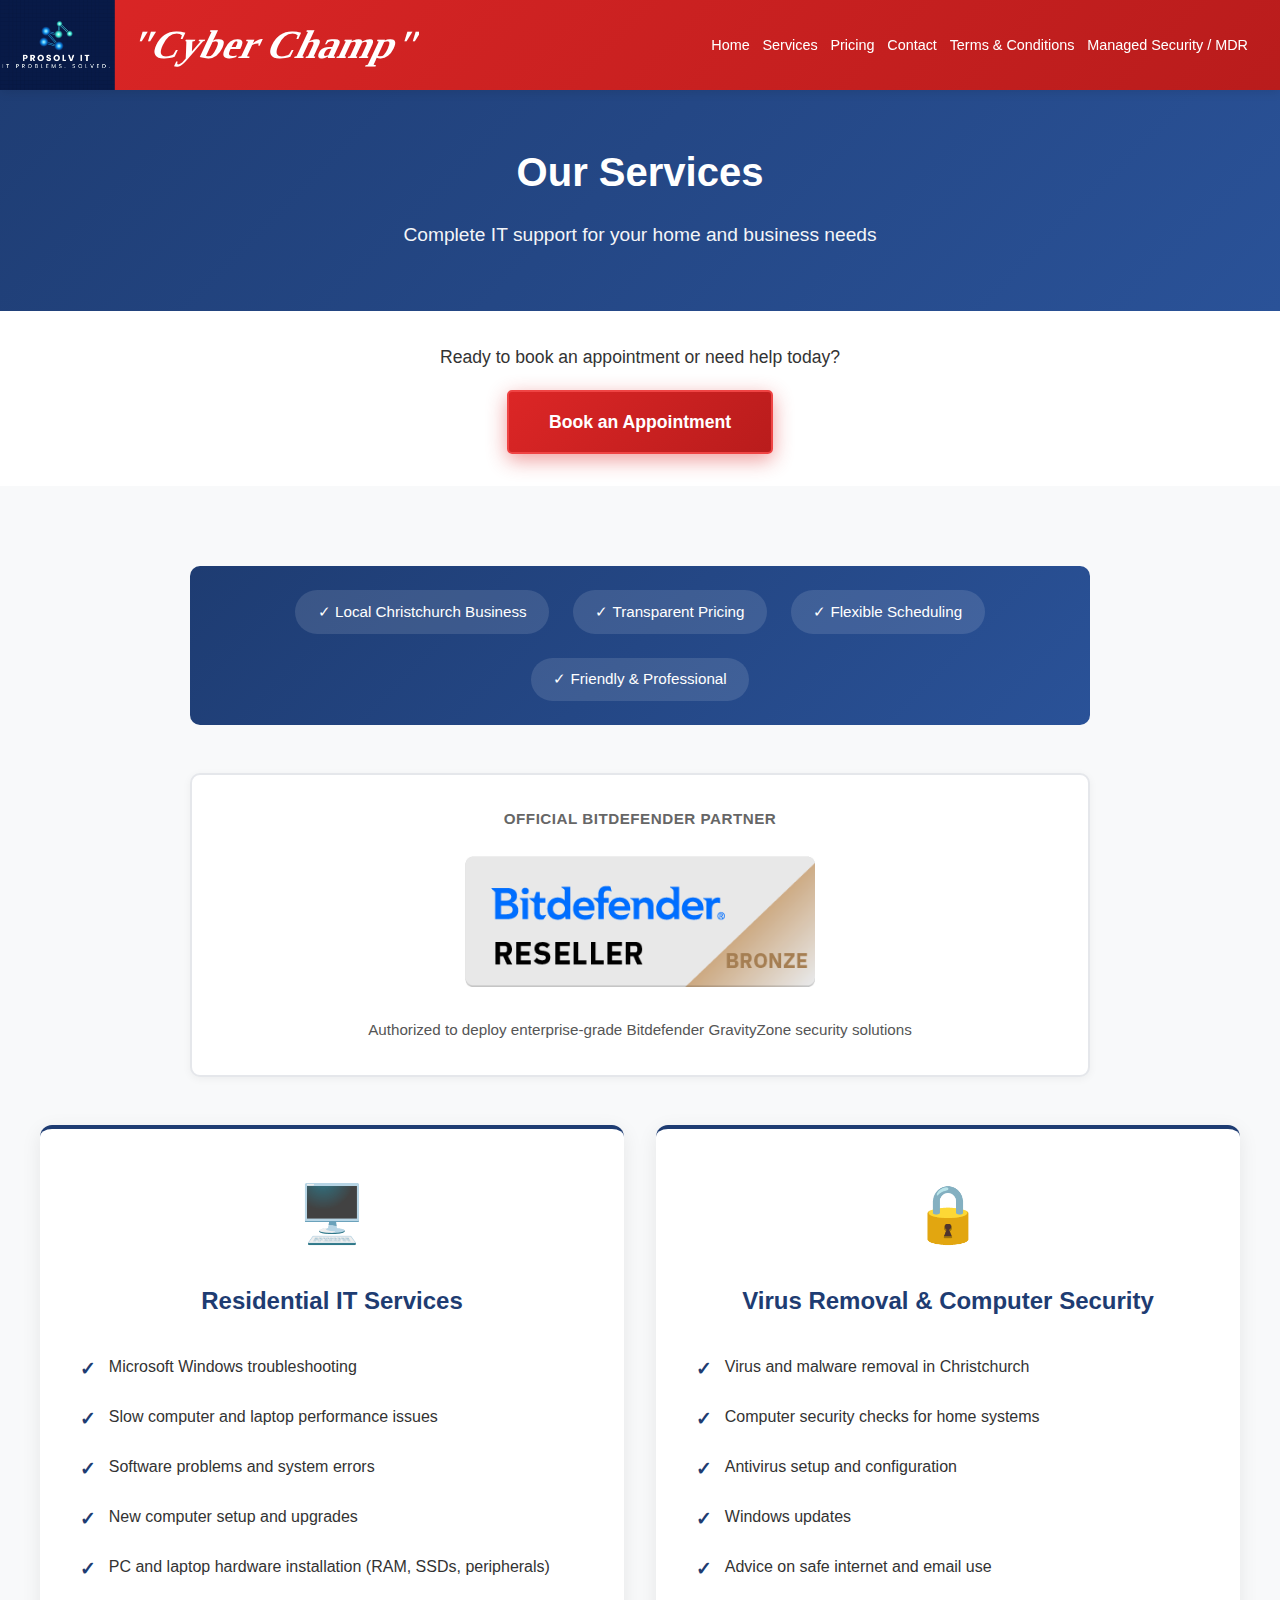
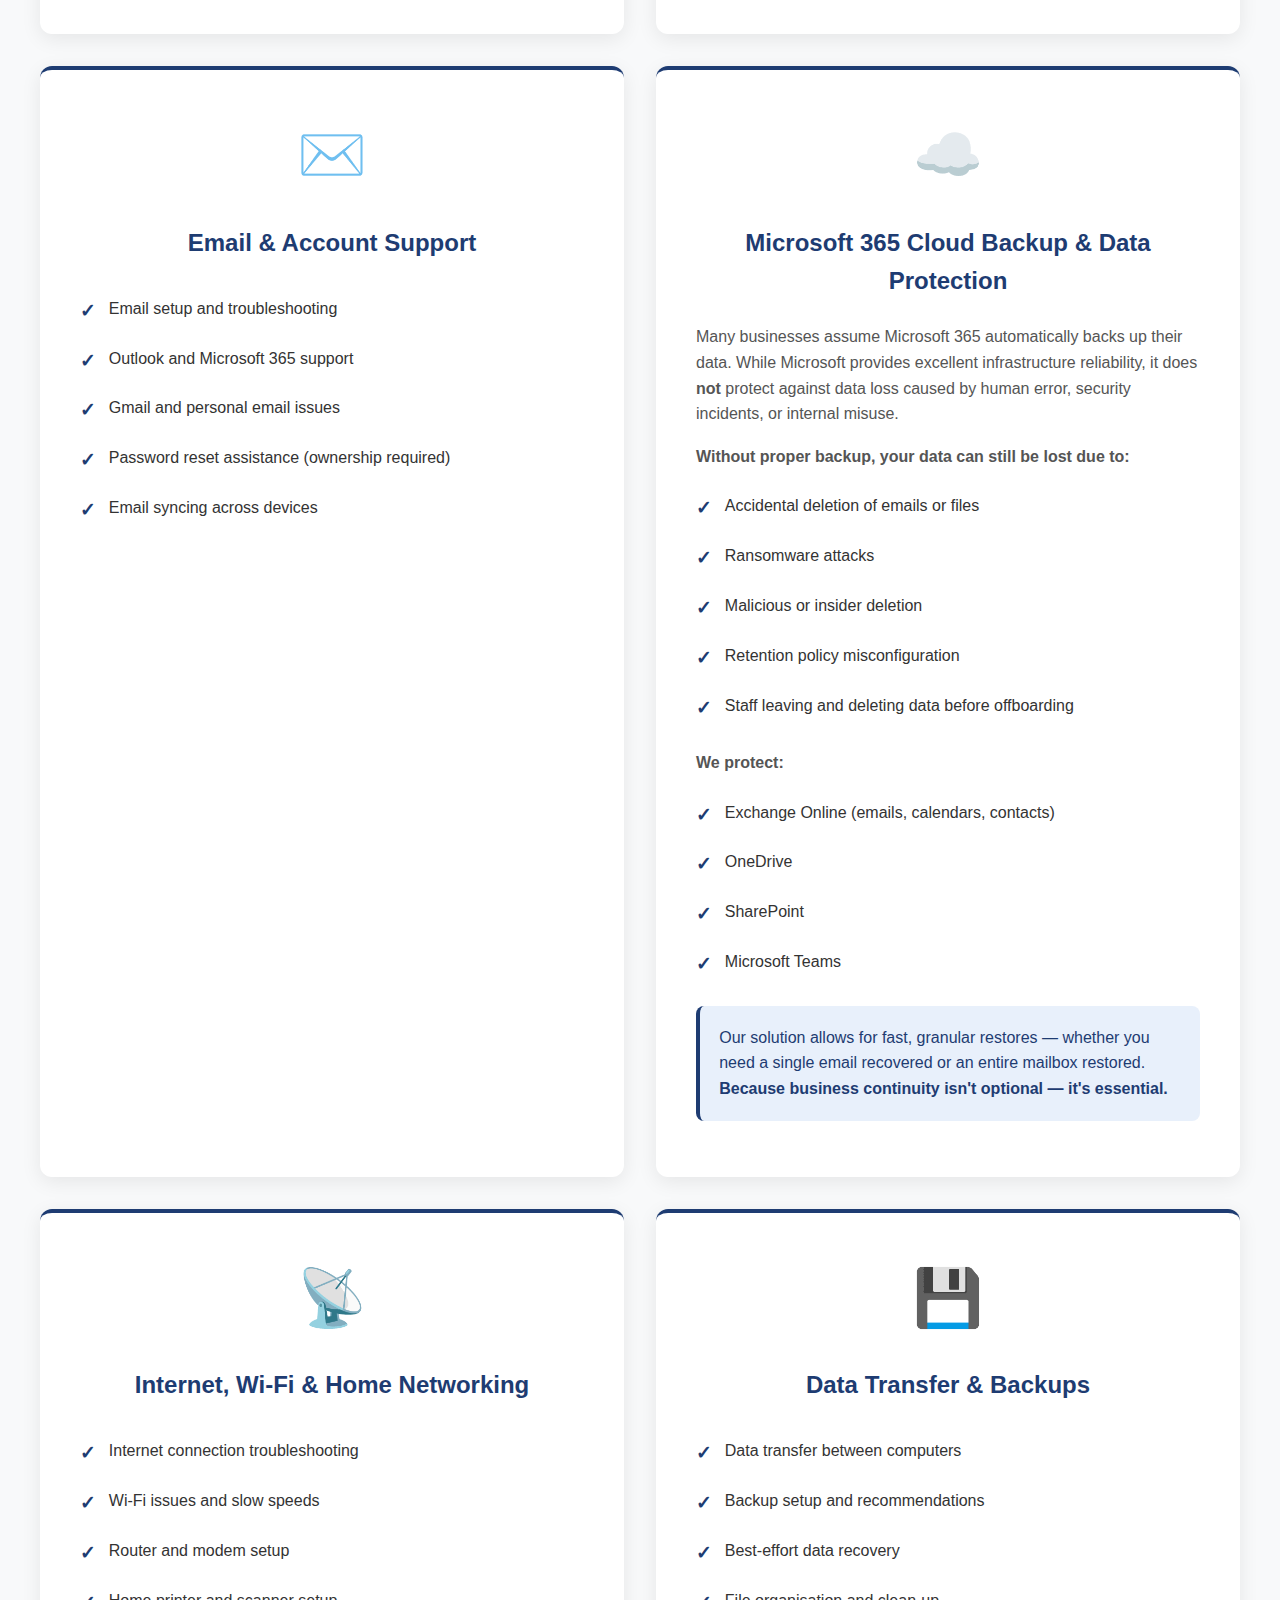
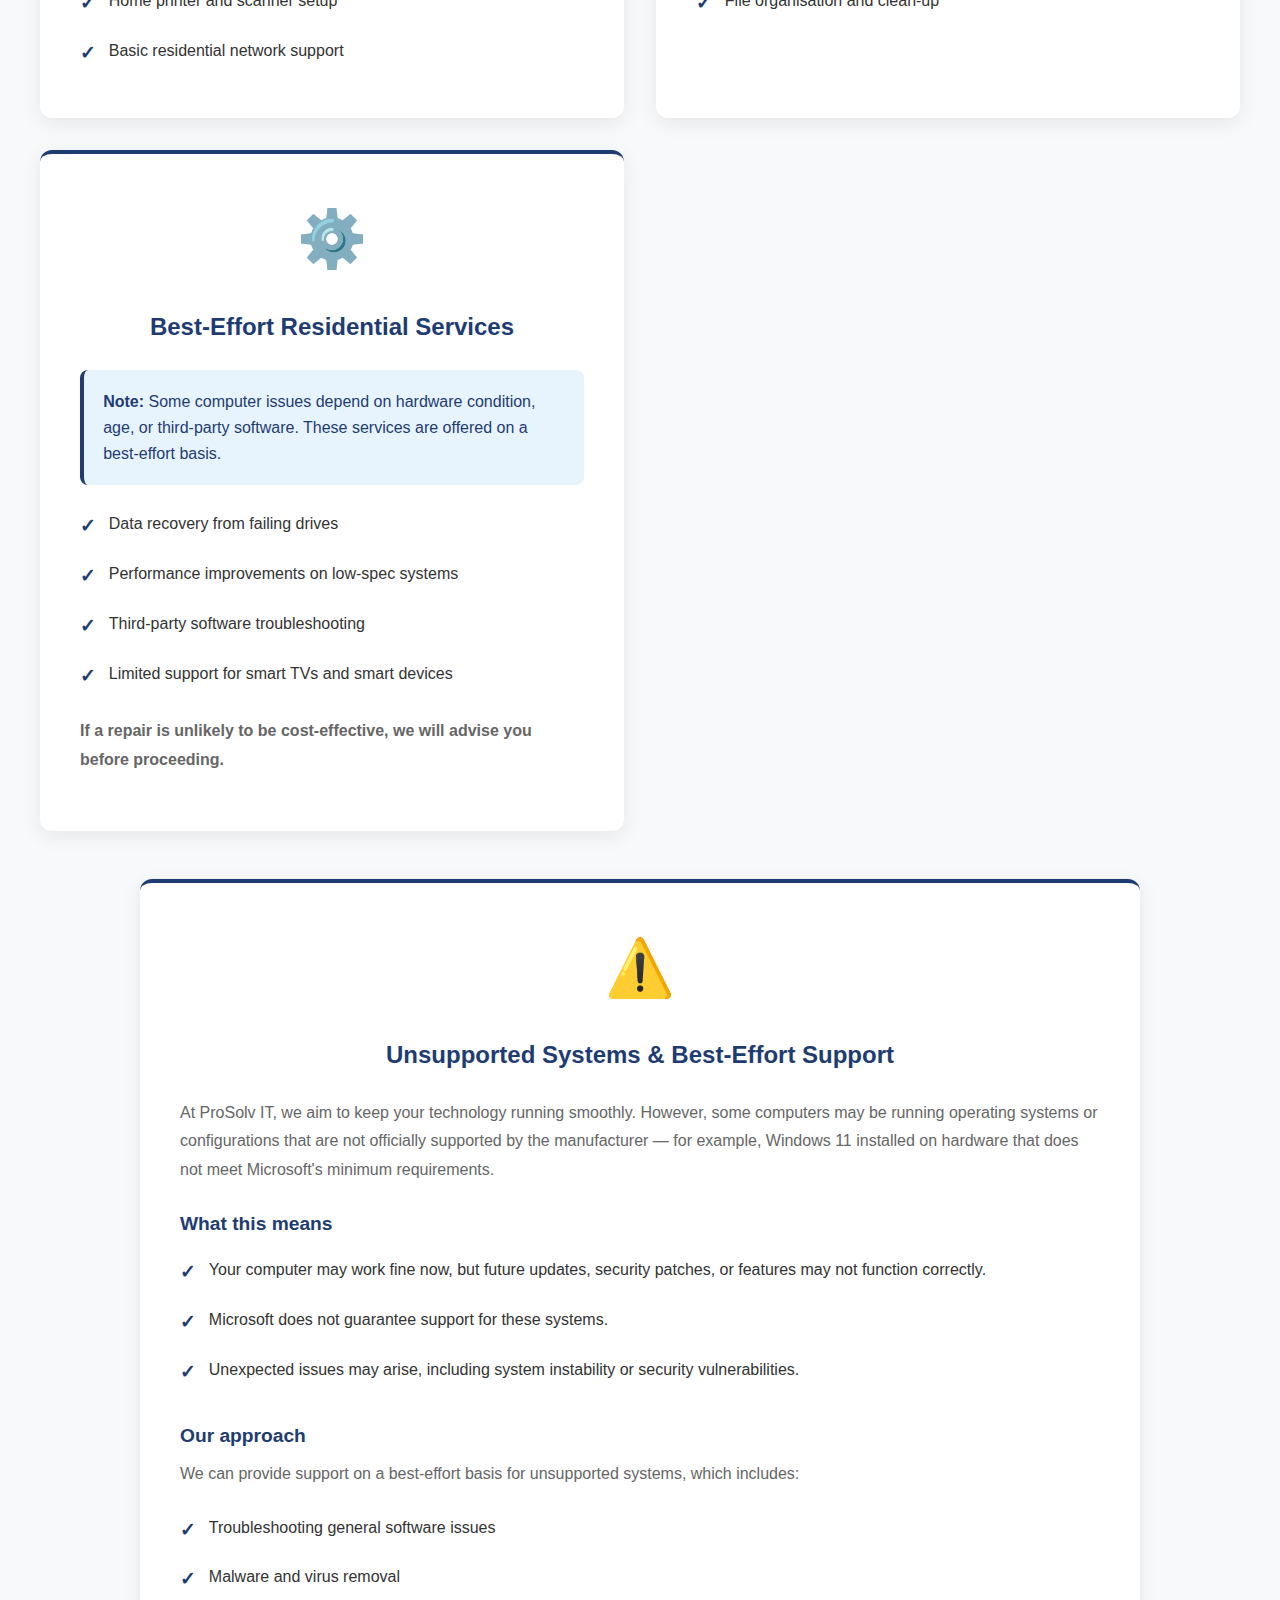
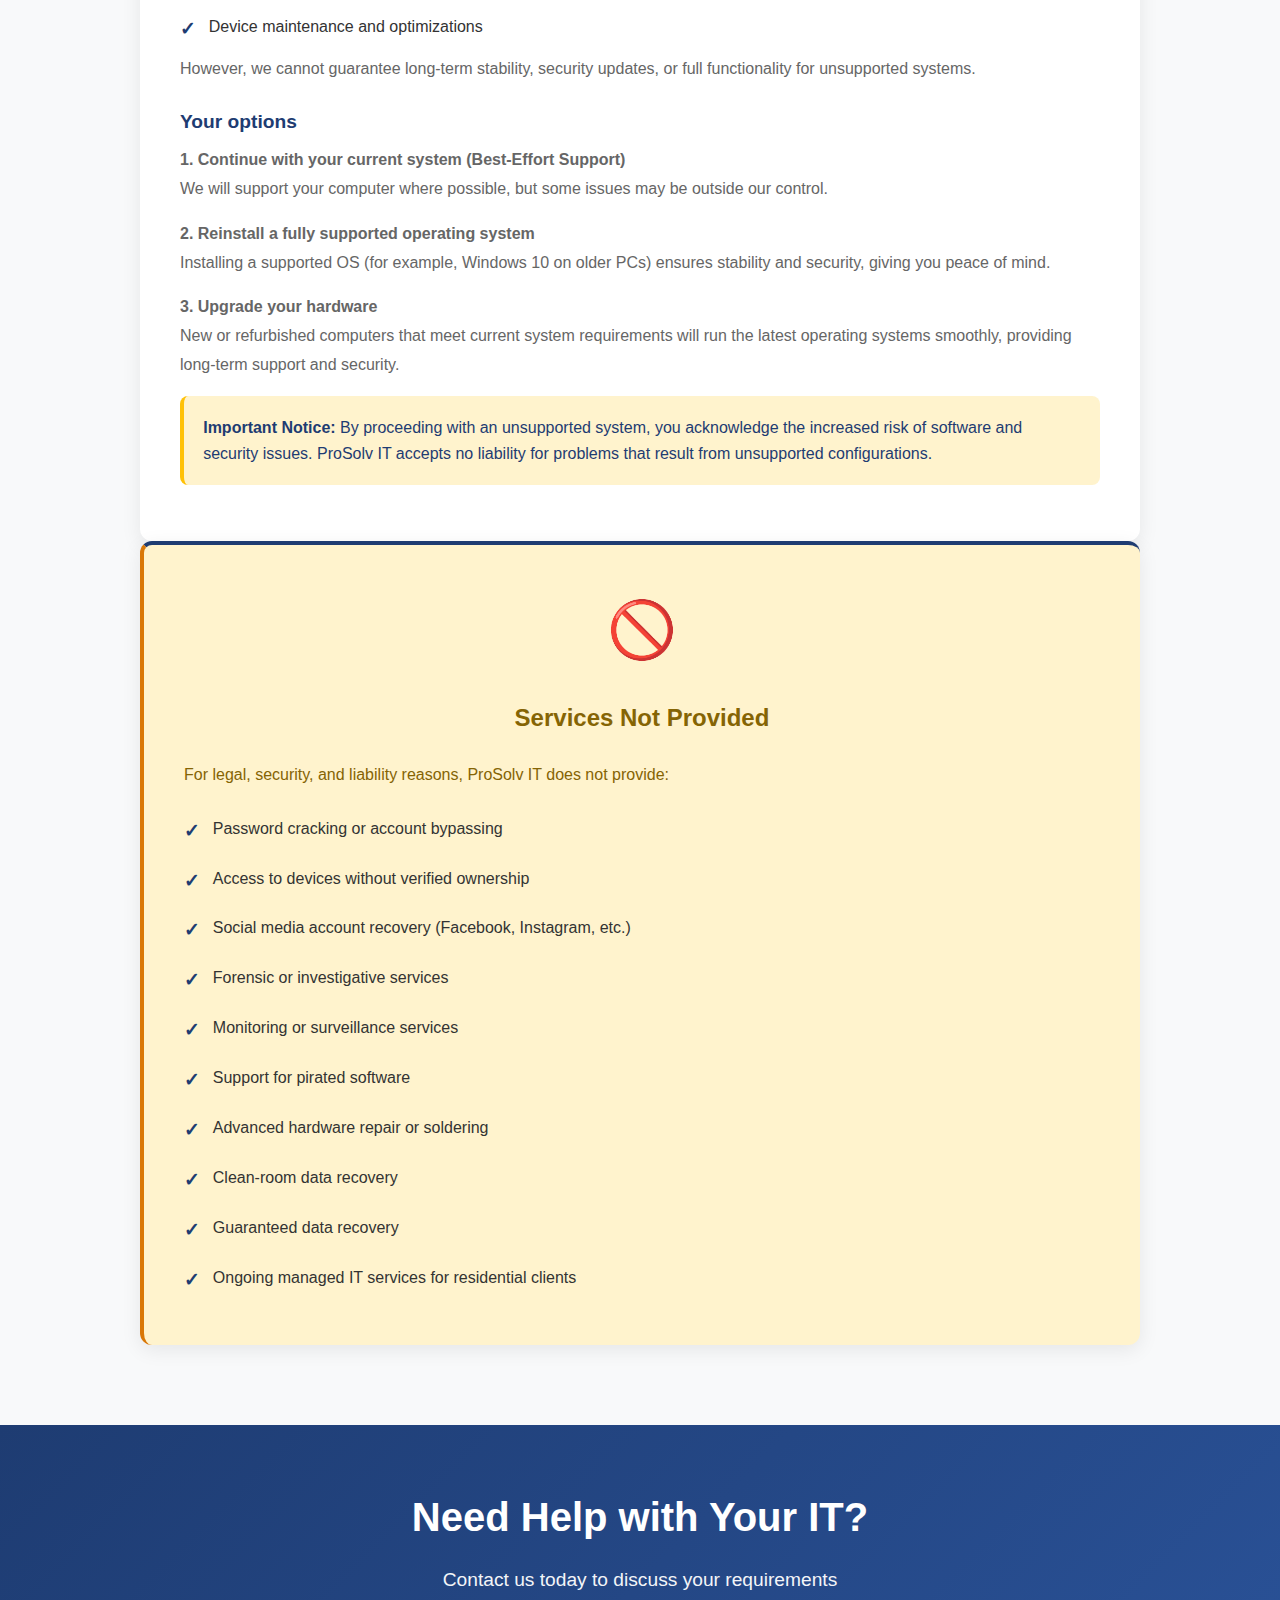
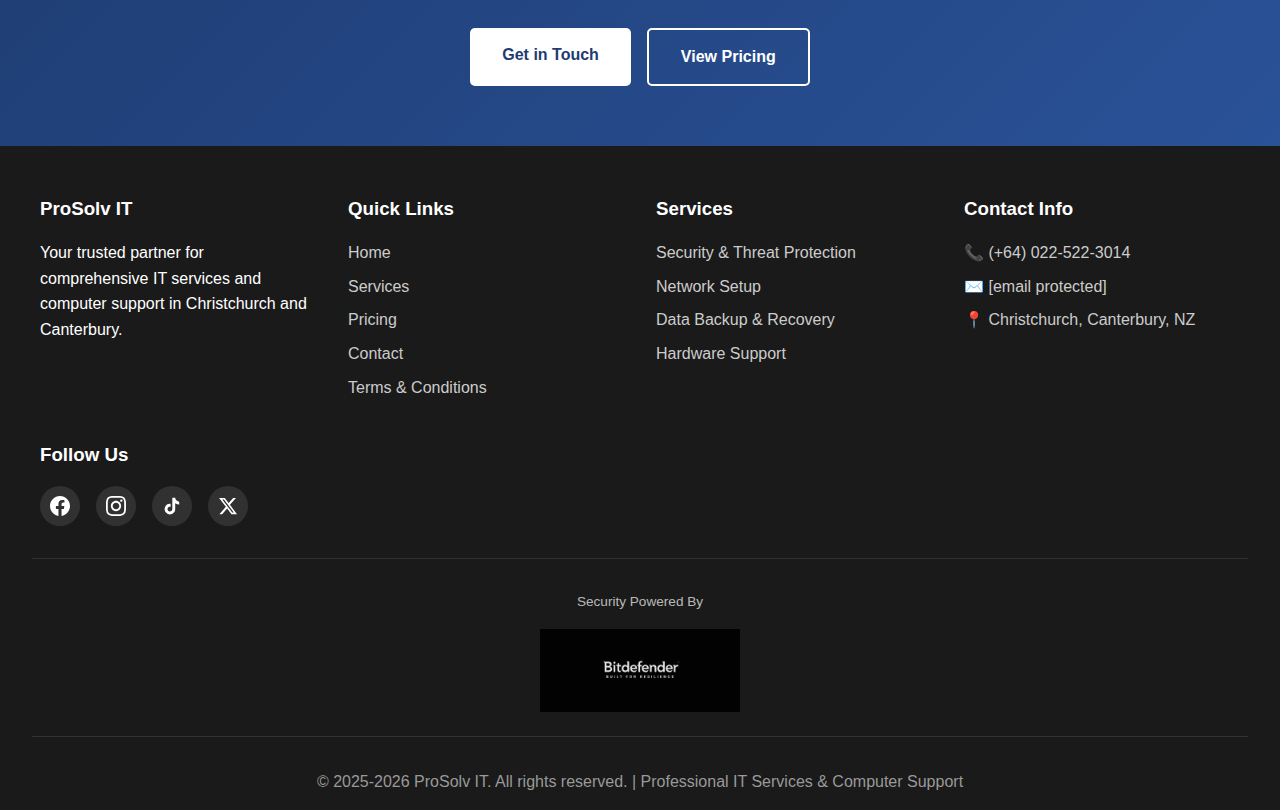
<file: services.html>
<!DOCTYPE html>
<html lang="en">
<head>
    <meta charset="UTF-8">
    <meta name="viewport" content="width=device-width, initial-scale=1.0">
    <meta name="description" content="Complete IT services for Christchurch residents. Windows troubleshooting, virus removal, email support, networking, data recovery, and more.">
    <title>Our Services - ProSolv IT | Christchurch Computer Support</title>
    <link rel="stylesheet" href="styles.css">
</head>
<body>
    

    <!-- Navigation -->
    <nav>
        <div class="nav-container">
            <div class="nav-brand">
    <a href="index.html" class="logo">
        <img src="assets/images/prosolv-it-logo.png" alt="ProSolv IT Logo" class="logo-img">
    </a>
    <span class="alias">"Cyber Champ"</span>
</div>


            <ul class="nav-links" id="navLinks">
                <li><a href="index.html">Home</a></li>
                <li><a href="services.html">Services</a></li>
                <li><a href="pricing.html">Pricing</a></li>
                <li><a href="contact.html">Contact</a></li>
                <li><a href="terms.html">Terms & Conditions</a></li>
                <li><a href="mdr.html">Managed Security / MDR</a></li>
            </ul>
            <button class="mobile-menu-btn" id="mobileMenuBtn">☰</button>
        </div>
    </nav>

    <!-- Page Header -->
    <section class="page-header">
        <div class="container">
            <h1>Our Services</h1>
            <p>Complete IT support for your home and business needs</p>
        </div>
    </section>

    <section style="background:#ffffff; padding:2rem 1rem; text-align:center;">
    <div class="container">
        <p style="font-size:1.1rem; margin-bottom:1.2rem;">
            Ready to book an appointment or need help today? 
        </p>
        <a href="https://outlook.office.com/book/ProSolvIT1@prosolvit.co.nz/?ismsaljsauthenabled"
   target="_blank"
   rel="noopener noreferrer"
   class="btn btn-primary"
   style="font-size:1.1rem; padding:1rem 2.5rem; background: linear-gradient(135deg, #dc2626 0%, #b91c1c 100%); color: white; border: 2px solid #ef4444; box-shadow: 0 6px 20px rgba(220, 38, 38, 0.45); transition: all 0.3s ease;"
   onmouseover="this.style.boxShadow='0 10px 30px rgba(220,38,38,0.65)'; this.style.transform='translateY(-3px)';"
   onmouseout="this.style.boxShadow='0 6px 20px rgba(220,38,38,0.45)'; this.style.transform='translateY(0)';">
    Book an Appointment
</a>

    </div>
</section>


    <!-- Service Details Section -->
<section class="content-section" style="background: #f8f9fa;">
    <div class="container">
        <!-- Trust / Credibility Strip -->
<div style="max-width: 900px; margin: 0 auto 3rem; background: linear-gradient(135deg, #1e3c72 0%, #2a5298 100%); padding: 1.5rem 2rem; border-radius: 10px; text-align: center;">
    <div style="display: flex; justify-content: center; gap: 1.5rem; flex-wrap: wrap;">
        <span style="display: flex; align-items: center; gap: 0.5rem; color: white; font-size: 0.95rem; background: rgba(255,255,255,0.12); padding: 0.6rem 1.4rem; border-radius: 25px;">✓ Local Christchurch Business</span>
        <span style="display: flex; align-items: center; gap: 0.5rem; color: white; font-size: 0.95rem; background: rgba(255,255,255,0.12); padding: 0.6rem 1.4rem; border-radius: 25px;">✓ Transparent Pricing</span>
        <span style="display: flex; align-items: center; gap: 0.5rem; color: white; font-size: 0.95rem; background: rgba(255,255,255,0.12); padding: 0.6rem 1.4rem; border-radius: 25px;">✓ Flexible Scheduling</span>
        <span style="display: flex; align-items: center; gap: 0.5rem; color: white; font-size: 0.95rem; background: rgba(255,255,255,0.12); padding: 0.6rem 1.4rem; border-radius: 25px;">✓ Friendly & Professional</span>
    </div>
</div>

        <!-- Security Partner Badge -->
        <div style="max-width: 900px; margin: 0 auto 3rem; background: #ffffff; padding: 2rem; border-radius: 10px; border: 2px solid #e5e7eb; text-align: center; box-shadow: 0 2px 8px rgba(0,0,0,0.05);">
            <p style="color: #666; margin-bottom: 1.5rem; font-size: 0.95rem; font-weight: 600; text-transform: uppercase; letter-spacing: 0.5px;">Official Bitdefender Partner</p>
            <img src="assets/images/partners/partner.png" 
                 alt="Bitdefender Authorized Reseller - Bronze Partner" 
                 style="max-width: 350px; width: 100%; height: auto; margin: 0 auto;">
            <p style="color: #555; margin-top: 1.5rem; font-size: 0.95rem; line-height: 1.6;">Authorized to deploy enterprise-grade Bitdefender GravityZone security solutions</p>
        </div>

        <!-- Services Grid -->
        <div class="services-detail-grid">
            <!-- Service Card 1 -->
            <div class="service-detail-card">
                <div class="service-detail-icon">🖥️</div>
                <h3>Residential IT Services</h3>
                <ul>
                    <li>Microsoft Windows troubleshooting</li>
                    <li>Slow computer and laptop performance issues</li>
                    <li>Software problems and system errors</li>
                    <li>New computer setup and upgrades</li>
                    <li>PC and laptop hardware installation (RAM, SSDs, peripherals)</li>
                </ul>
            </div>

            <!-- Service Card 2 -->
            <div class="service-detail-card">
                <div class="service-detail-icon">🔒</div>
                <h3>Virus Removal & Computer Security</h3>
                <ul>
                    <li>Virus and malware removal in Christchurch</li>
                    <li>Computer security checks for home systems</li>
                    <li>Antivirus setup and configuration</li>
                    <li>Windows updates</li>
                    <li>Advice on safe internet and email use</li>
                </ul>
            </div>

            <!-- Service Card 3 -->
            <div class="service-detail-card">
                <div class="service-detail-icon">✉️</div>
                <h3>Email & Account Support</h3>
                <ul>
                    <li>Email setup and troubleshooting</li>
                    <li>Outlook and Microsoft 365 support</li>
                    <li>Gmail and personal email issues</li>
                    <li>Password reset assistance (ownership required)</li>
                    <li>Email syncing across devices</li>
                </ul>
            </div>

            <!-- Service Card 4 - Microsoft 365 Cloud Backup (NEW) -->
            <div class="service-detail-card" style="border-top: 4px solid #1e3c72;">
                <div class="service-detail-icon">☁️</div>
                <h3>Microsoft 365 Cloud Backup & Data Protection</h3>
                <p style="color: #555; margin-bottom: 1rem; line-height: 1.6;">Many businesses assume Microsoft 365 automatically backs up their data. While Microsoft provides excellent infrastructure reliability, it does <strong>not</strong> protect against data loss caused by human error, security incidents, or internal misuse.</p>
                <p style="color: #555; margin-bottom: 0.75rem; font-weight: 600;">Without proper backup, your data can still be lost due to:</p>
                <ul>
                    <li>Accidental deletion of emails or files</li>
                    <li>Ransomware attacks</li>
                    <li>Malicious or insider deletion</li>
                    <li>Retention policy misconfiguration</li>
                    <li>Staff leaving and deleting data before offboarding</li>
                </ul>
                <p style="color: #555; margin-top: 1rem; margin-bottom: 0.75rem; font-weight: 600;">We protect:</p>
                <ul>
                    <li>Exchange Online (emails, calendars, contacts)</li>
                    <li>OneDrive</li>
                    <li>SharePoint</li>
                    <li>Microsoft Teams</li>
                </ul>
                <div class="service-notice" style="background: #e8f0fb; border-left: 4px solid #1e3c72; margin-top: 1rem;">
                    <p>Our solution allows for fast, granular restores — whether you need a single email recovered or an entire mailbox restored. <strong>Because business continuity isn't optional — it's essential.</strong></p>
                </div>
            </div>

            <!-- Service Card 5 -->
            <div class="service-detail-card">
                <div class="service-detail-icon">📡</div>
                <h3>Internet, Wi-Fi & Home Networking</h3>
                <ul>
                    <li>Internet connection troubleshooting</li>
                    <li>Wi-Fi issues and slow speeds</li>
                    <li>Router and modem setup</li>
                    <li>Home printer and scanner setup</li>
                    <li>Basic residential network support</li>
                </ul>
            </div>

            <!-- Service Card 6 -->
            <div class="service-detail-card">
                <div class="service-detail-icon">💾</div>
                <h3>Data Transfer & Backups</h3>
                <ul>
                    <li>Data transfer between computers</li>
                    <li>Backup setup and recommendations</li>
                    <li>Best-effort data recovery</li>
                    <li>File organisation and clean-up</li>
                </ul>
            </div>

            <!-- Service Card 7 -->
            <div class="service-detail-card">
                <div class="service-detail-icon">⚙️</div>
                <h3>Best-Effort Residential Services</h3>
                <div class="service-notice">
                    <p><strong>Note:</strong> Some computer issues depend on hardware condition, age, or third-party software. These services are offered on a best-effort basis.</p>
                </div>
                <ul>
                    <li>Data recovery from failing drives</li>
                    <li>Performance improvements on low-spec systems</li>
                    <li>Third-party software troubleshooting</li>
                    <li>Limited support for smart TVs and smart devices</li>
                </ul>
                <p style="margin-top: 1rem;"><strong>If a repair is unlikely to be cost-effective, we will advise you before proceeding.</strong></p>
            </div>
        </div>

        <!-- Full Width Important Sections -->
        <div style="max-width: 1000px; margin: 3rem auto 0;">
            <!-- Unsupported Systems -->
            <div class="service-detail-card" style="grid-column: 1 / -1;">
                <div class="service-detail-icon">⚠️</div>
                <h3>Unsupported Systems & Best-Effort Support</h3>
                <p>At ProSolv IT, we aim to keep your technology running smoothly. However, some computers may be running operating systems or configurations that are not officially supported by the manufacturer — for example, Windows 11 installed on hardware that does not meet Microsoft's minimum requirements.</p>
                
                <h4 style="color: #1e3c72; margin-top: 1.5rem; margin-bottom: 0.5rem;">What this means</h4>
                <ul>
                    <li>Your computer may work fine now, but future updates, security patches, or features may not function correctly.</li>
                    <li>Microsoft does not guarantee support for these systems.</li>
                    <li>Unexpected issues may arise, including system instability or security vulnerabilities.</li>
                </ul>
                
                <h4 style="color: #1e3c72; margin-top: 1.5rem; margin-bottom: 0.5rem;">Our approach</h4>
                <p>We can provide support on a best-effort basis for unsupported systems, which includes:</p>
                <ul>
                    <li>Troubleshooting general software issues</li>
                    <li>Malware and virus removal</li>
                    <li>Device maintenance and optimizations</li>
                </ul>
                <p>However, we cannot guarantee long-term stability, security updates, or full functionality for unsupported systems.</p>
                
                <h4 style="color: #1e3c72; margin-top: 1.5rem; margin-bottom: 0.5rem;">Your options</h4>
                <p><strong>1. Continue with your current system (Best-Effort Support)</strong><br>
                We will support your computer where possible, but some issues may be outside our control.</p>
                
                <p><strong>2. Reinstall a fully supported operating system</strong><br>
                Installing a supported OS (for example, Windows 10 on older PCs) ensures stability and security, giving you peace of mind.</p>
                
                <p><strong>3. Upgrade your hardware</strong><br>
                New or refurbished computers that meet current system requirements will run the latest operating systems smoothly, providing long-term support and security.</p>
                
                <div class="service-notice" style="background: #fff3cd; border-left: 4px solid #ffc107;">
                    <p><strong>Important Notice:</strong> By proceeding with an unsupported system, you acknowledge the increased risk of software and security issues. ProSolv IT accepts no liability for problems that result from unsupported configurations.</p>
                </div>
            </div>

            <!-- Services Not Provided -->
            <div class="service-detail-card" style="grid-column: 1 / -1; background: #fff3cd; border-left: 4px solid #d97706;">
                <div class="service-detail-icon">🚫</div>
                <h3 style="color: #856404;">Services Not Provided</h3>
                <p style="color: #856404;">For legal, security, and liability reasons, ProSolv IT does not provide:</p>
                <ul style="color: #856404;">
                    <li>Password cracking or account bypassing</li>
                    <li>Access to devices without verified ownership</li>
                    <li>Social media account recovery (Facebook, Instagram, etc.)</li>
                    <li>Forensic or investigative services</li>
                    <li>Monitoring or surveillance services</li>
                    <li>Support for pirated software</li>
                    <li>Advanced hardware repair or soldering</li>
                    <li>Clean-room data recovery</li>
                    <li>Guaranteed data recovery</li>
                    <li>Ongoing managed IT services for residential clients</li>
                </ul>
            </div>
        </div>
    </div>
</section>

    <!-- CTA Section -->
    <section class="stats">
        <div class="container" style="text-align: center;">
            <h2 class="section-title" style="color: white;">Need Help with Your IT?</h2>
            <p style="font-size: 1.2rem; margin-bottom: 2rem; opacity: 0.95;">Contact us today to discuss your requirements</p>
            <div class="cta-buttons">
                <a href="contact.html" class="btn btn-primary">Get in Touch</a>
                <a href="pricing.html" class="btn btn-secondary">View Pricing</a>
            </div>
        </div>
    </section>

    <!-- Footer -->
    <footer>
        <div class="footer-grid">
            <div class="footer-section">
                <h3>ProSolv IT</h3>
                <p>Your trusted partner for comprehensive IT services and computer support in Christchurch and Canterbury.</p>
            </div>
            <div class="footer-section">
                <h3>Quick Links</h3>
                <ul>
                    <li><a href="index.html">Home</a></li>
                    <li><a href="services.html">Services</a></li>
                    <li><a href="pricing.html">Pricing</a></li>
                    <li><a href="contact.html">Contact</a></li>
                    <li><a href="terms.html">Terms & Conditions</a></li>
                </ul>
            </div>
            <div class="footer-section">
                <h3>Services</h3>
                <ul>
                    <li><a href="services.html">Security & Threat Protection</a></li>
                    <li><a href="services.html">Network Setup</a></li>
                    <li><a href="services.html">Data Backup & Recovery</a></li>
                    <li><a href="services.html">Hardware Support</a></li>
                </ul>
            </div>
            <div class="footer-section">
    <h3>Contact Info</h3>
    <ul class="contact-info">
        <li>
            <a href="tel:+64225223014" aria-label="Call ProSolv IT">
                📞 (+64) 022-522-3014
            </a>
        </li>
        <li>
            <a href="/cdn-cgi/l/email-protection#4f3c3a3f3f203d3b0f3f3d203c202339263b612c20612135" aria-label="Email ProSolv IT">
                ✉️ <span class="__cf_email__" data-cfemail="d9aaaca9a9b6abad99a9abb6aab6b5afb0adf7bab6f7b7a3">[email&#160;protected]</span>
            </a>
        </li>
        <li>
            <a href="https://www.google.com/maps/search/?api=1&query=Christchurch%2C+Canterbury%2C+New+Zealand"
               target="_blank"
               rel="noopener noreferrer"
               aria-label="View ProSolv IT location on Google Maps">
                📍 Christchurch, Canterbury, NZ
            </a>
        </li>
    </ul>
</div>

<div class="footer-section">
                <h3>Follow Us</h3>
                <div class="social-links">
                    <a href="https://www.facebook.com/ProSolvIT/" target="_blank" rel="noopener noreferrer" aria-label="Follow us on Facebook">
                        <svg width="24" height="24" viewBox="0 0 24 24" fill="currentColor">
                            <path d="M24 12.073c0-6.627-5.373-12-12-12s-12 5.373-12 12c0 5.99 4.388 10.954 10.125 11.854v-8.385H7.078v-3.47h3.047V9.43c0-3.007 1.792-4.669 4.533-4.669 1.312 0 2.686.235 2.686.235v2.953H15.83c-1.491 0-1.956.925-1.956 1.874v2.25h3.328l-.532 3.47h-2.796v8.385C19.612 23.027 24 18.062 24 12.073z"/>
                        </svg>
                    </a>
                    <a href="https://www.instagram.com/prosolvit/" target="_blank" rel="noopener noreferrer" aria-label="Follow us on Instagram">
                        <svg width="24" height="24" viewBox="0 0 24 24" fill="currentColor">
                            <path d="M12 2.163c3.204 0 3.584.012 4.85.07 3.252.148 4.771 1.691 4.919 4.919.058 1.265.069 1.645.069 4.849 0 3.205-.012 3.584-.069 4.849-.149 3.225-1.664 4.771-4.919 4.919-1.266.058-1.644.07-4.85.07-3.204 0-3.584-.012-4.849-.07-3.26-.149-4.771-1.699-4.919-4.92-.058-1.265-.07-1.644-.07-4.849 0-3.204.013-3.583.07-4.849.149-3.227 1.664-4.771 4.919-4.919 1.266-.057 1.645-.069 4.849-.069zm0-2.163c-3.259 0-3.667.014-4.947.072-4.358.2-6.78 2.618-6.98 6.98-.059 1.281-.073 1.689-.073 4.948 0 3.259.014 3.668.072 4.948.2 4.358 2.618 6.78 6.98 6.98 1.281.058 1.689.072 4.948.072 3.259 0 3.668-.014 4.948-.072 4.354-.2 6.782-2.618 6.979-6.98.059-1.28.073-1.689.073-4.948 0-3.259-.014-3.667-.072-4.947-.196-4.354-2.617-6.78-6.979-6.98-1.281-.059-1.69-.073-4.949-.073zm0 5.838c-3.403 0-6.162 2.759-6.162 6.162s2.759 6.163 6.162 6.163 6.162-2.759 6.162-6.163c0-3.403-2.759-6.162-6.162-6.162zm0 10.162c-2.209 0-4-1.79-4-4 0-2.209 1.791-4 4-4s4 1.791 4 4c0 2.21-1.791 4-4 4zm6.406-11.845c-.796 0-1.441.645-1.441 1.44s.645 1.44 1.441 1.44c.795 0 1.439-.645 1.439-1.44s-.644-1.44-1.439-1.44z"/>
                        </svg>
                    </a>
                    <a href="https://www.tiktok.com/@prosolv.it.nz.it?lang=en" target="_blank" rel="noopener noreferrer" aria-label="Follow us on TikTok">
                        <svg width="24" height="24" viewBox="0 0 24 24" fill="currentColor">
                            <path d="M19.59 6.69a4.83 4.83 0 0 1-3.77-4.25V2h-3.45v13.67a2.89 2.89 0 0 1-5.2 1.74 2.89 2.89 0 0 1 2.31-4.64 2.93 2.93 0 0 1 .88.13V9.4a6.84 6.84 0 0 0-1-.05A6.33 6.33 0 0 0 5 20.1a6.34 6.34 0 0 0 10.86-4.43v-7a8.16 8.16 0 0 0 4.77 1.52v-3.4a4.85 4.85 0 0 1-1-.1z"/>
                        </svg>
                    </a>
                    <a href="https://x.com/ProSolvIT99" target="_blank" rel="noopener noreferrer" aria-label="Follow us on X">
                        <svg width="24" height="24" viewBox="0 0 24 24" fill="currentColor">
                            <path d="M18.244 2.25h3.308l-7.227 8.26 8.502 11.24H16.17l-5.214-6.817L4.99 21.75H1.68l7.73-8.835L1.254 2.25H8.08l4.713 6.231zm-1.161 17.52h1.833L7.084 4.126H5.117z"/>
                        </svg>
                    </a>
                </div>
            </div>

        </div>
        <div style="text-align: center; padding: 2rem 1rem 1rem; border-top: 1px solid rgba(255,255,255,0.1);">
            <p style="color: rgba(255,255,255,0.7); font-size: 0.85rem; margin-bottom: 1rem;">Security Powered By</p>
            <img src="assets/images/partners/bitdefender-logo-white.png" 
                 alt="Bitdefender" 
                 style="max-width: 200px; width: 100%; height: auto; opacity: 0.9;">
        </div>
        <div class="footer-bottom">
            <p>© 2025-2026 ProSolv IT. All rights reserved. | Professional IT Services & Computer Support</p> 

            <script src="scripts.js"></script>
</body>
</html>
</file>
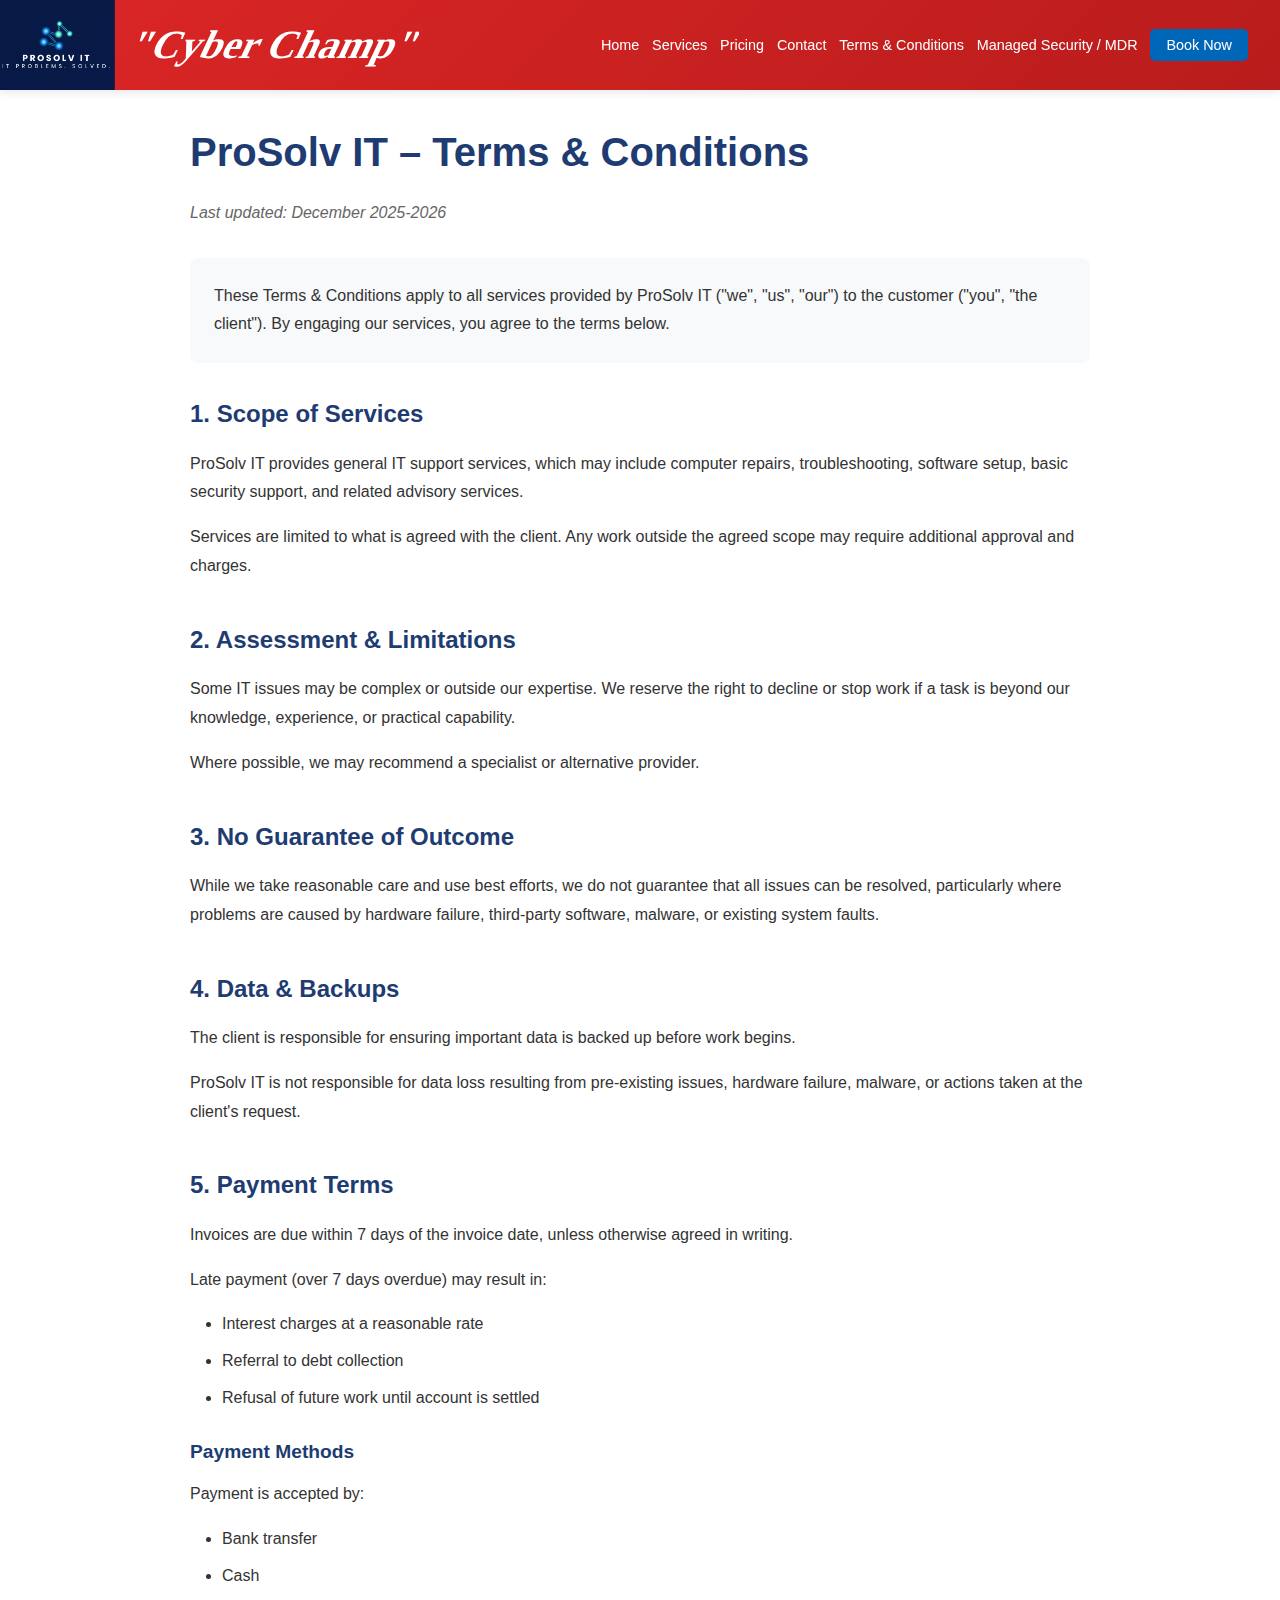
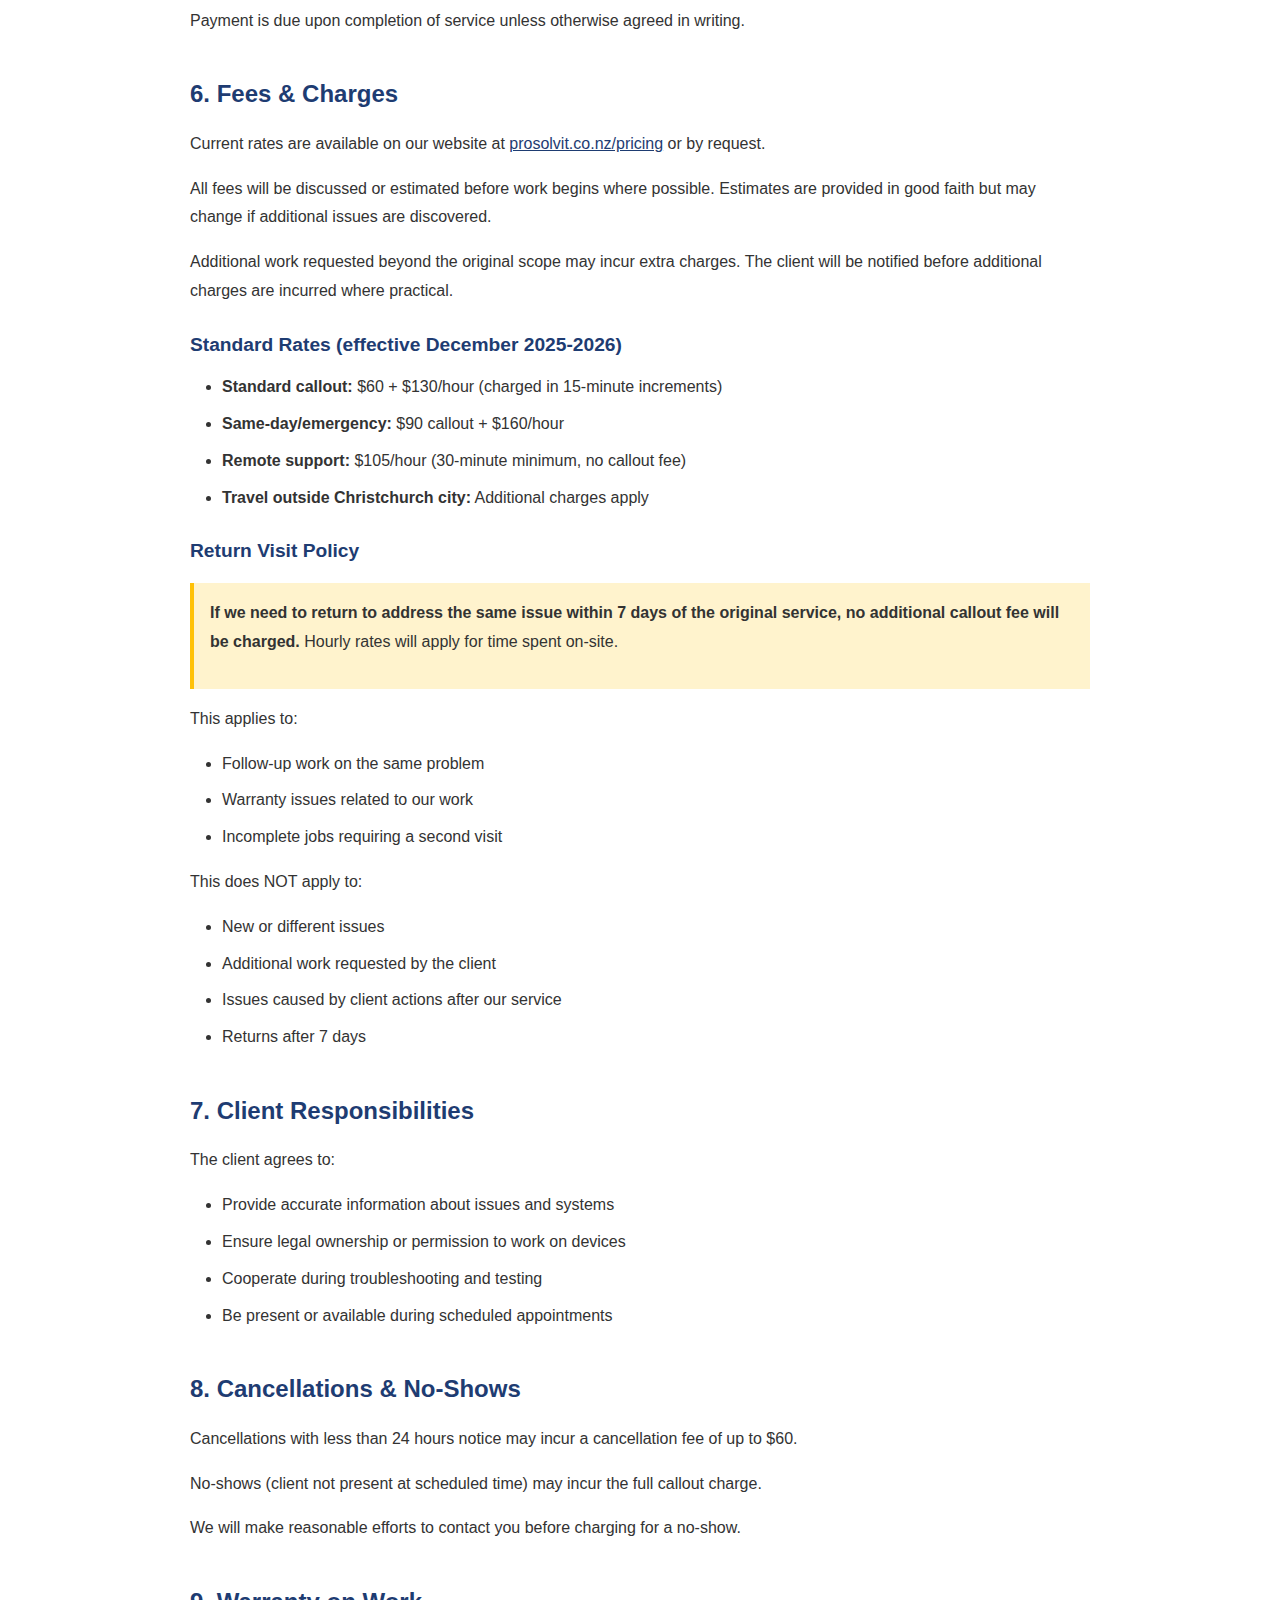
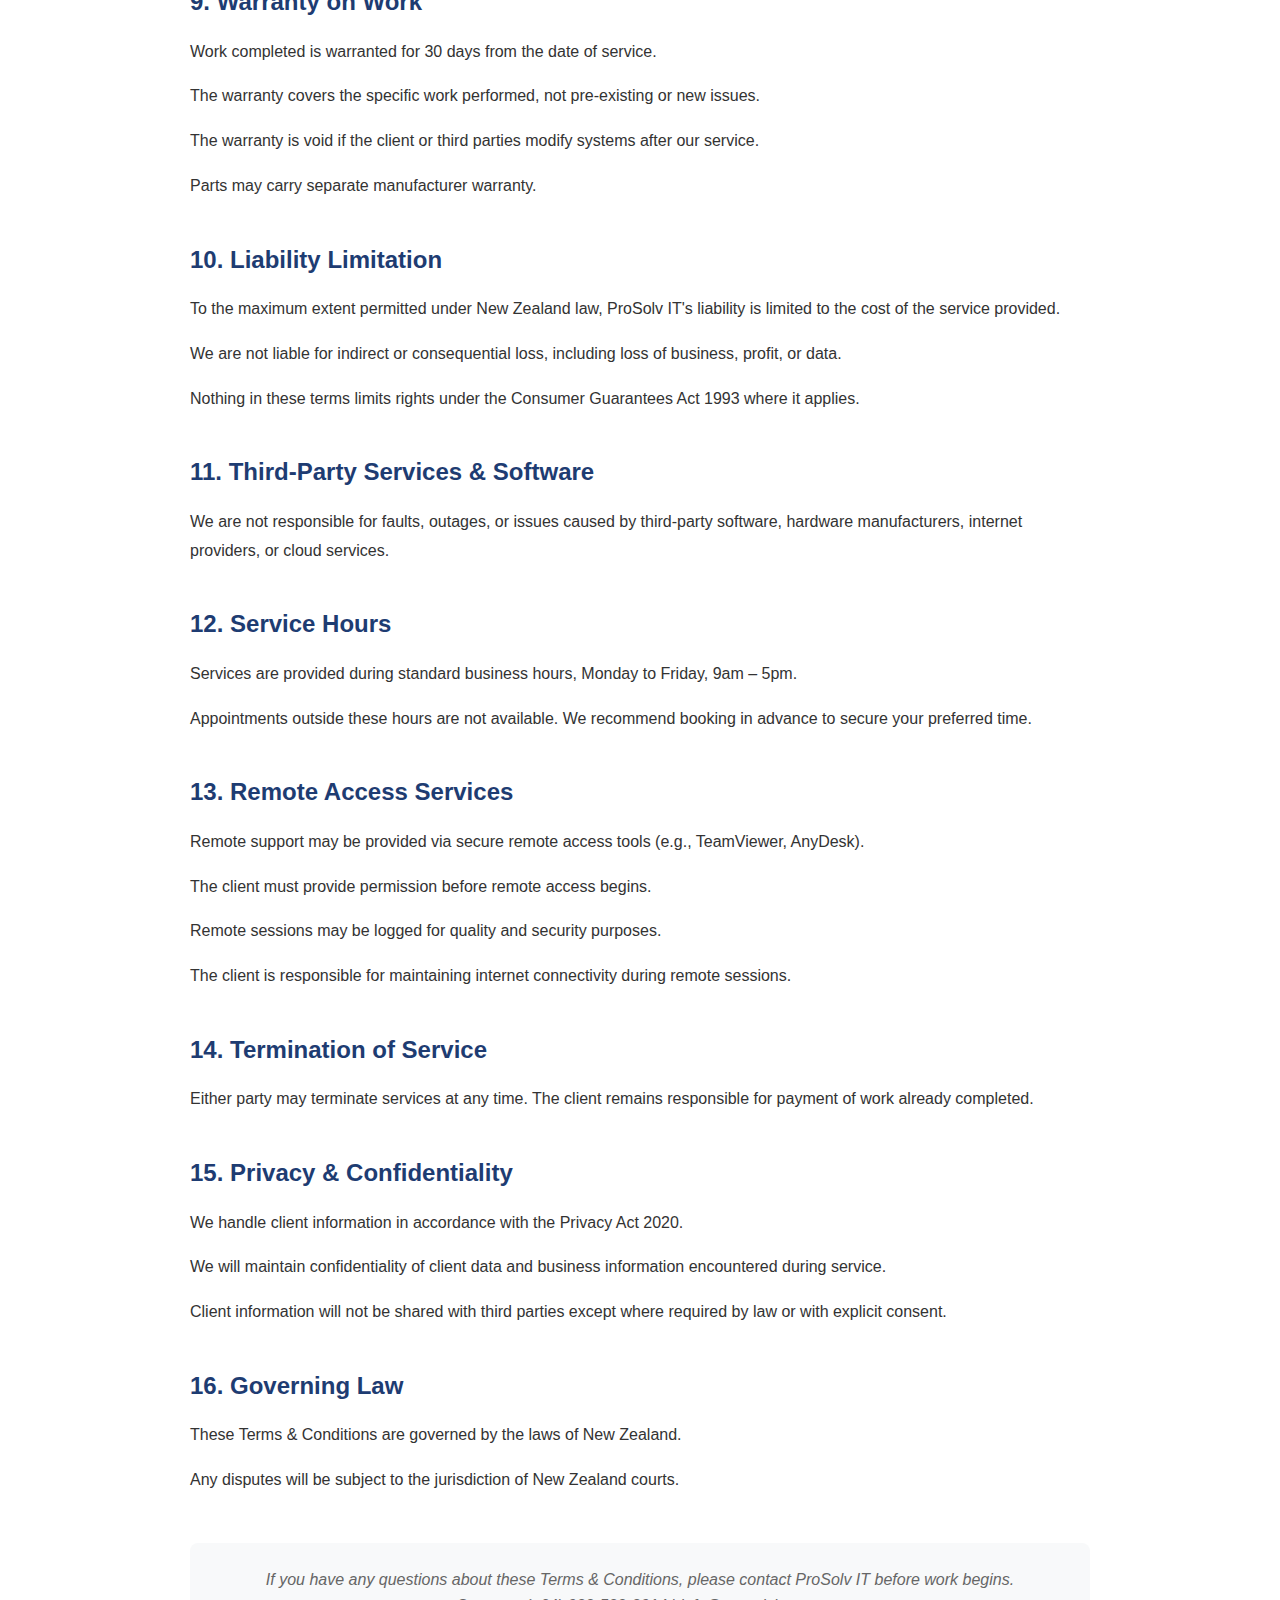
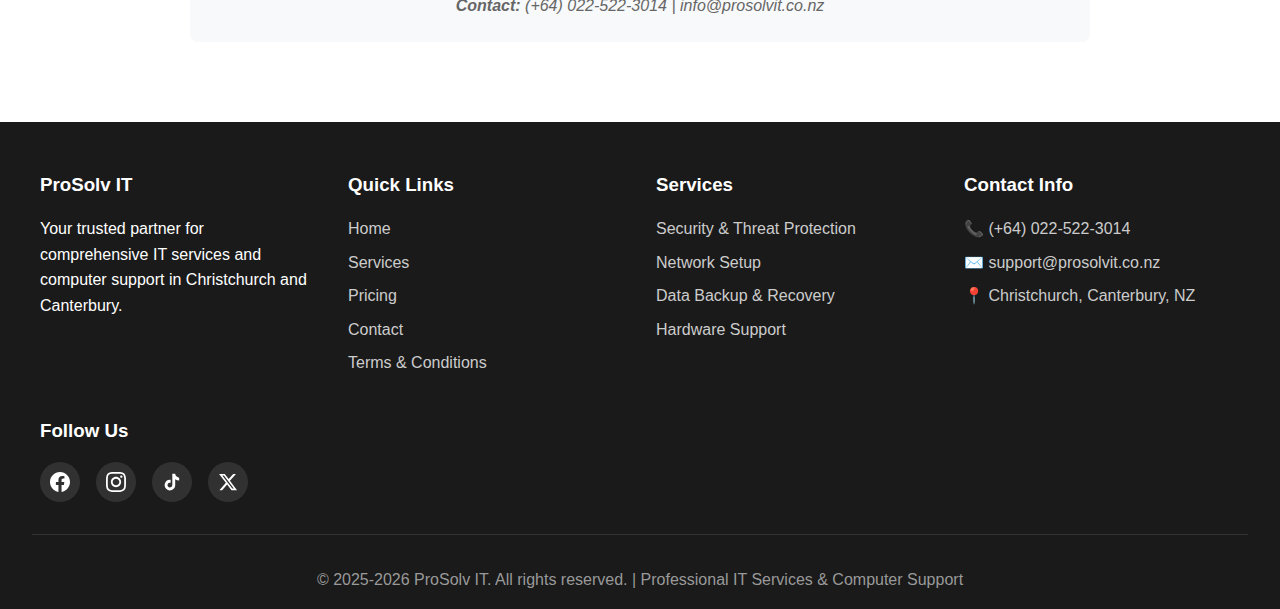
<file: terms.html>
<!DOCTYPE html>
<html lang="en">
<head>
    <meta charset="UTF-8">
    <meta name="viewport" content="width=device-width, initial-scale=1.0">
    <link rel="apple-touch-icon" sizes="180x180" href="apple-touch-icon.png">
   <link rel="icon" type="image/png" sizes="32x32" href="favicon-32x32.png">
   <link rel="icon" type="image/png" sizes="16x16" href="favicon-16x16.png">
   <link rel="manifest" href="site.webmanifest">
    <meta name="description" content="Terms and Conditions for ProSolv IT services. Clear policies on payment, service scope, warranties, and client responsibilities.">
    <title>Terms & Conditions - ProSolv IT | Christchurch IT Support</title>
    <link rel="stylesheet" href="styles.css">
</head>
<body>
    

    <!-- Navigation -->
    <nav>
        <div class="nav-container">
            <div class="nav-brand">
    <a href="index.html" class="logo">
        <img src="assets/images/prosolv-it-logo.png" alt="ProSolv IT Logo" class="logo-img">
    </a>
    <span class="alias">"Cyber Champ"</span>
</div>


            <ul class="nav-links" id="navLinks">
                <li><a href="index.html">Home</a></li>
                <li><a href="services.html">Services</a></li>
                <li><a href="pricing.html">Pricing</a></li>
                <li><a href="contact.html">Contact</a></li>
                <li><a href="terms.html">Terms & Conditions</a></li>
                <li><a href="mdr.html">Managed Security / MDR</a></li>
                <li>
                    <a href="https://outlook.office.com/book/ProSolvIT1@prosolvit.co.nz/"
                       target="_blank" rel="noopener" class="nav-bookings">
                       Book Now
                    </a>
                </li>
            </ul>
            <button class="mobile-menu-btn" id="mobileMenuBtn" aria-label="Toggle menu">&#9776;</button>
        </div>
    </nav>

    <!-- Terms & Conditions Section -->
    <section class="terms">
        <div class="terms-content">
            <h1>ProSolv IT – Terms & Conditions</h1>
            <p class="terms-updated">Last updated: December 2025-2026</p>
            
            <div class="terms-intro">
                <p>These Terms & Conditions apply to all services provided by ProSolv IT ("we", "us", "our") to the customer ("you", "the client"). By engaging our services, you agree to the terms below.</p>
            </div>

            <div class="terms-section">
                <h2>1. Scope of Services</h2>
                <p>ProSolv IT provides general IT support services, which may include computer repairs, troubleshooting, software setup, basic security support, and related advisory services.</p>
                <p>Services are limited to what is agreed with the client. Any work outside the agreed scope may require additional approval and charges.</p>
            </div>

            <div class="terms-section">
                <h2>2. Assessment & Limitations</h2>
                <p>Some IT issues may be complex or outside our expertise. We reserve the right to decline or stop work if a task is beyond our knowledge, experience, or practical capability.</p>
                <p>Where possible, we may recommend a specialist or alternative provider.</p>
            </div>

            <div class="terms-section">
                <h2>3. No Guarantee of Outcome</h2>
                <p>While we take reasonable care and use best efforts, we do not guarantee that all issues can be resolved, particularly where problems are caused by hardware failure, third-party software, malware, or existing system faults.</p>
            </div>

            <div class="terms-section">
                <h2>4. Data & Backups</h2>
                <p>The client is responsible for ensuring important data is backed up before work begins.</p>
                <p>ProSolv IT is not responsible for data loss resulting from pre-existing issues, hardware failure, malware, or actions taken at the client's request.</p>
            </div>

            <div class="terms-section">
                <h2>5. Payment Terms</h2>
                <p>Invoices are due within 7 days of the invoice date, unless otherwise agreed in writing.</p>
                <p>Late payment (over 7 days overdue) may result in:</p>
                <ul>
                    <li>Interest charges at a reasonable rate</li>
                    <li>Referral to debt collection</li>
                    <li>Refusal of future work until account is settled</li>
                </ul>
                <h3>Payment Methods</h3>
                <p>Payment is accepted by:</p>
                <ul>
                    <li>Bank transfer</li>
                    <li>Cash</li>
                </ul>
                <p>Payment is due upon completion of service unless otherwise agreed in writing.</p>
            </div>

            <div class="terms-section">
                <h2>6. Fees & Charges</h2>
                <p>Current rates are available on our website at <a href="pricing.html" style="color: #1e3c72; text-decoration: underline;">prosolvit.co.nz/pricing</a> or by request.</p>
                <p>All fees will be discussed or estimated before work begins where possible. Estimates are provided in good faith but may change if additional issues are discovered.</p>
                <p>Additional work requested beyond the original scope may incur extra charges. The client will be notified before additional charges are incurred where practical.</p>
                
                <h3>Standard Rates (effective December 2025-2026)</h3>
                <ul>
                    <li><strong>Standard callout:</strong> $60 + $130/hour (charged in 15-minute increments)</li>
                    <li><strong>Same-day/emergency:</strong> $90 callout + $160/hour</li>
                    <li><strong>Remote support:</strong> $105/hour (30-minute minimum, no callout fee)</li>
                    <li><strong>Travel outside Christchurch city:</strong> Additional charges apply</li>
                </ul>
                
                <h3>Return Visit Policy</h3>
                <div class="terms-highlight">
                    <p><strong>If we need to return to address the same issue within 7 days of the original service, no additional callout fee will be charged.</strong> Hourly rates will apply for time spent on-site.</p>
                </div>
                <p>This applies to:</p>
                <ul>
                    <li>Follow-up work on the same problem</li>
                    <li>Warranty issues related to our work</li>
                    <li>Incomplete jobs requiring a second visit</li>
                </ul>
                <p>This does NOT apply to:</p>
                <ul>
                    <li>New or different issues</li>
                    <li>Additional work requested by the client</li>
                    <li>Issues caused by client actions after our service</li>
                    <li>Returns after 7 days</li>
                </ul>
            </div>

            <div class="terms-section">
                <h2>7. Client Responsibilities</h2>
                <p>The client agrees to:</p>
                <ul>
                    <li>Provide accurate information about issues and systems</li>
                    <li>Ensure legal ownership or permission to work on devices</li>
                    <li>Cooperate during troubleshooting and testing</li>
                    <li>Be present or available during scheduled appointments</li>
                </ul>
            </div>

            <div class="terms-section">
                <h2>8. Cancellations & No-Shows</h2>
                <p>Cancellations with less than 24 hours notice may incur a cancellation fee of up to $60.</p>
                <p>No-shows (client not present at scheduled time) may incur the full callout charge.</p>
                <p>We will make reasonable efforts to contact you before charging for a no-show.</p>
            </div>

            <div class="terms-section">
                <h2>9. Warranty on Work</h2>
                <p>Work completed is warranted for 30 days from the date of service.</p>
                <p>The warranty covers the specific work performed, not pre-existing or new issues.</p>
                <p>The warranty is void if the client or third parties modify systems after our service.</p>
                <p>Parts may carry separate manufacturer warranty.</p>
            </div>

            <div class="terms-section">
                <h2>10. Liability Limitation</h2>
                <p>To the maximum extent permitted under New Zealand law, ProSolv IT's liability is limited to the cost of the service provided.</p>
                <p>We are not liable for indirect or consequential loss, including loss of business, profit, or data.</p>
                <p>Nothing in these terms limits rights under the Consumer Guarantees Act 1993 where it applies.</p>
            </div>

            <div class="terms-section">
                <h2>11. Third-Party Services & Software</h2>
                <p>We are not responsible for faults, outages, or issues caused by third-party software, hardware manufacturers, internet providers, or cloud services.</p>
            </div>

            <div class="terms-section">
    <h2>12. Service Hours</h2>
    <p>Services are provided during standard business hours, Monday to Friday, 9am – 5pm.</p>
    <p>Appointments outside these hours are not available. We recommend booking in advance to secure your preferred time.</p>
</div>

            <div class="terms-section">
                <h2>13. Remote Access Services</h2>
                <p>Remote support may be provided via secure remote access tools (e.g., TeamViewer, AnyDesk).</p>
                <p>The client must provide permission before remote access begins.</p>
                <p>Remote sessions may be logged for quality and security purposes.</p>
                <p>The client is responsible for maintaining internet connectivity during remote sessions.</p>
            </div>

            <div class="terms-section">
                <h2>14. Termination of Service</h2>
                <p>Either party may terminate services at any time. The client remains responsible for payment of work already completed.</p>
            </div>

            <div class="terms-section">
                <h2>15. Privacy & Confidentiality</h2>
                <p>We handle client information in accordance with the Privacy Act 2020.</p>
                <p>We will maintain confidentiality of client data and business information encountered during service.</p>
                <p>Client information will not be shared with third parties except where required by law or with explicit consent.</p>
            </div>

            <div class="terms-section">
                <h2>16. Governing Law</h2>
                <p>These Terms & Conditions are governed by the laws of New Zealand.</p>
                <p>Any disputes will be subject to the jurisdiction of New Zealand courts.</p>
            </div>

            <div class="terms-footer">
    <p>If you have any questions about these Terms & Conditions, please contact ProSolv IT before work begins.</p>
    <p>
        <strong>Contact:</strong> 
        <a class="contact-link" href="tel:+64225223014">(+64) 022-522-3014</a> | 
        <a class="contact-link" href="mailto:info@prosolvit.co.nz">info@prosolvit.co.nz</a>
    </p>
</div>


        </div>
    </section>

    <!-- Footer -->
    <footer>
        <div class="footer-grid">
            <div class="footer-section">
                <h3>ProSolv IT</h3>
                <p>Your trusted partner for comprehensive IT services and computer support in Christchurch and Canterbury.</p>
            </div>
            <div class="footer-section">
                <h3>Quick Links</h3>
                <ul>
                    <li><a href="index.html">Home</a></li>
                    <li><a href="services.html">Services</a></li>
                    <li><a href="pricing.html">Pricing</a></li>
                    <li><a href="contact.html">Contact</a></li>
                    <li><a href="terms.html">Terms & Conditions</a></li>
                </ul>
            </div>
            <div class="footer-section">
                <h3>Services</h3>
                <ul>
                    <li><a href="services.html">Security & Threat Protection</a></li>
                    <li><a href="services.html">Network Setup</a></li>
                    <li><a href="services.html">Data Backup & Recovery</a></li>
                    <li><a href="services.html">Hardware Support</a></li>
                </ul>
            </div>
            <div class="footer-section">
    <h3>Contact Info</h3>
    <ul class="contact-info">
        <li>
            <a href="tel:+64225223014" aria-label="Call ProSolv IT">
                📞 (+64) 022-522-3014
            </a>
        </li>
        <li>
            <a href="mailto:support@prosolvit.co.nz" aria-label="Email ProSolv IT">
                ✉️ support@prosolvit.co.nz
            </a>
        </li>
        <li>
            <a href="https://www.google.com/maps/search/?api=1&query=Christchurch%2C+Canterbury%2C+New+Zealand"
               target="_blank"
               rel="noopener noreferrer"
               aria-label="View ProSolv IT location on Google Maps">
                📍 Christchurch, Canterbury, NZ
            </a>
        </li>
    </ul>
</div>

<div class="footer-section">
                <h3>Follow Us</h3>
                <div class="social-links">
                    <a href="https://www.facebook.com/ProSolvIT/" target="_blank" rel="noopener noreferrer" aria-label="Follow us on Facebook">
                        <svg width="24" height="24" viewBox="0 0 24 24" fill="currentColor">
                            <path d="M24 12.073c0-6.627-5.373-12-12-12s-12 5.373-12 12c0 5.99 4.388 10.954 10.125 11.854v-8.385H7.078v-3.47h3.047V9.43c0-3.007 1.792-4.669 4.533-4.669 1.312 0 2.686.235 2.686.235v2.953H15.83c-1.491 0-1.956.925-1.956 1.874v2.25h3.328l-.532 3.47h-2.796v8.385C19.612 23.027 24 18.062 24 12.073z"/>
                        </svg>
                    </a>
                    <a href="https://www.instagram.com/prosolvit/" target="_blank" rel="noopener noreferrer" aria-label="Follow us on Instagram">
                        <svg width="24" height="24" viewBox="0 0 24 24" fill="currentColor">
                            <path d="M12 2.163c3.204 0 3.584.012 4.85.07 3.252.148 4.771 1.691 4.919 4.919.058 1.265.069 1.645.069 4.849 0 3.205-.012 3.584-.069 4.849-.149 3.225-1.664 4.771-4.919 4.919-1.266.058-1.644.07-4.85.07-3.204 0-3.584-.012-4.849-.07-3.26-.149-4.771-1.699-4.919-4.92-.058-1.265-.07-1.644-.07-4.849 0-3.204.013-3.583.07-4.849.149-3.227 1.664-4.771 4.919-4.919 1.266-.057 1.645-.069 4.849-.069zm0-2.163c-3.259 0-3.667.014-4.947.072-4.358.2-6.78 2.618-6.98 6.98-.059 1.281-.073 1.689-.073 4.948 0 3.259.014 3.668.072 4.948.2 4.358 2.618 6.78 6.98 6.98 1.281.058 1.689.072 4.948.072 3.259 0 3.668-.014 4.948-.072 4.354-.2 6.782-2.618 6.979-6.98.059-1.28.073-1.689.073-4.948 0-3.259-.014-3.667-.072-4.947-.196-4.354-2.617-6.78-6.979-6.98-1.281-.059-1.69-.073-4.949-.073zm0 5.838c-3.403 0-6.162 2.759-6.162 6.162s2.759 6.163 6.162 6.163 6.162-2.759 6.162-6.163c0-3.403-2.759-6.162-6.162-6.162zm0 10.162c-2.209 0-4-1.79-4-4 0-2.209 1.791-4 4-4s4 1.791 4 4c0 2.21-1.791 4-4 4zm6.406-11.845c-.796 0-1.441.645-1.441 1.44s.645 1.44 1.441 1.44c.795 0 1.439-.645 1.439-1.44s-.644-1.44-1.439-1.44z"/>
                        </svg>
                    </a>
                    <a href="https://www.tiktok.com/@prosolv.it.nz.it?lang=en" target="_blank" rel="noopener noreferrer" aria-label="Follow us on TikTok">
                        <svg width="24" height="24" viewBox="0 0 24 24" fill="currentColor">
                            <path d="M19.59 6.69a4.83 4.83 0 0 1-3.77-4.25V2h-3.45v13.67a2.89 2.89 0 0 1-5.2 1.74 2.89 2.89 0 0 1 2.31-4.64 2.93 2.93 0 0 1 .88.13V9.4a6.84 6.84 0 0 0-1-.05A6.33 6.33 0 0 0 5 20.1a6.34 6.34 0 0 0 10.86-4.43v-7a8.16 8.16 0 0 0 4.77 1.52v-3.4a4.85 4.85 0 0 1-1-.1z"/>
                        </svg>
                    </a>
                    <a href="https://x.com/ProSolvIT99" target="_blank" rel="noopener noreferrer" aria-label="Follow us on X">
                        <svg width="24" height="24" viewBox="0 0 24 24" fill="currentColor">
                            <path d="M18.244 2.25h3.308l-7.227 8.26 8.502 11.24H16.17l-5.214-6.817L4.99 21.75H1.68l7.73-8.835L1.254 2.25H8.08l4.713 6.231zm-1.161 17.52h1.833L7.084 4.126H5.117z"/>
                        </svg>
                    </a>
                </div>
            </div>

        </div>
        <div class="footer-bottom">
            <p>© 2025-2026 ProSolv IT. All rights reserved. | Professional IT Services & Computer Support</p>
        </div>
    </footer>

    <script src="scripts.js"></script>
</body>
</html>
</file>
<file: styles.css>
html, body {
    margin: 0;
    padding: 0;
}

* {
    margin: 0;
    padding: 0;
    box-sizing: border-box;
}

body {
    font-family: -apple-system, BlinkMacSystemFont, 'Segoe UI', Roboto, Oxygen, Ubuntu, Cantarell, sans-serif;
    line-height: 1.6;
    color: #333;
}

/* Navigation */
nav {
    background: linear-gradient(135deg, #dc2626 0%, #b91c1c 100%);
    padding: 0;
    margin: 0;
    position: fixed;
    width: 100%;
    top: 0;
    left: 0;
    z-index: 1000;
    box-shadow: 0 2px 10px rgba(0,0,0,0.1);
    transition: opacity 0.3s ease-in-out;
    height: 90px;
    display: flex;
    align-items: center;
}

.nav-container {
    max-width: 100%;
    margin: 0;
    width: 100%;
    display: flex;
    justify-content: space-between;
    align-items: center;
    padding: 0 2rem 0 0;
}

/* Groups logo + alias together on the left */
.nav-brand {
    display: flex;
    flex-direction: row;
    align-items: center;
    flex-shrink: 0;
    height: 90px;
    margin-right: 3.5rem;
    overflow: hidden;
}

/* Logo styling */
.logo {
    display: flex;
    align-items: center;
    text-decoration: none;
    height: 100%;
    padding: 0;
    margin: 0;
    flex-shrink: 0;
}

.logo-img {
    height: 90px;
    max-height: 100%;
    width: auto;
    object-fit: contain;
    display: block;
    transition: transform 0.3s ease;
    margin: 0;
    padding: 0;
}

.logo-img:hover {
    transform: scale(1.05);
}

.alias {
    color: #ffffff;
    font-family: 'Trajan Pro', serif;
    font-size: 2.5rem;
    font-weight: 700;
    margin-left: 20px;
    white-space: nowrap;
    transform: skewX(-25deg);
    flex-shrink: 0;
}

.nav-links {
    display: flex;
    list-style: none;
    gap: 0.8rem;
    align-items: center;
}

.nav-links li {
    white-space: nowrap;
}

.nav-links a {
    color: white;
    text-decoration: none;
    font-weight: 500;
    font-size: 0.9rem;
    transition: opacity 0.3s;
    white-space: nowrap;
}

.nav-links a:hover {
    opacity: 0.8;
}

.nav-bookings {
    background-color: #0066B8;
    color: #ffffff !important;
    padding: 8px 16px;
    border-radius: 5px;
    font-weight: 600;
    font-size: 0.9rem;
    white-space: nowrap;
    line-height: normal;
    display: inline-block;
}

.nav-bookings:hover {
    background-color: #004f8a;
}

.mobile-menu-btn {
    display: none;
    background: none;
    border: none;
    color: white;
    font-size: 1.5rem;
    cursor: pointer;
}

/* Hero Section */
.hero {
    background: linear-gradient(135deg, #1e3c72 0%, #2a5298 100%);
    color: white;
    padding: 120px 2rem 80px;
    text-align: center;
}

.hero h1 {
    font-size: 3rem;
    margin-bottom: 1rem;
    animation: fadeInUp 0.8s ease-out;
}

.hero p {
    font-size: 1.3rem;
    margin-bottom: 2rem;
    opacity: 0.95;
    animation: fadeInUp 0.8s ease-out 0.2s backwards;
}

.cta-buttons {
    display: flex;
    gap: 1rem;
    justify-content: center;
    animation: fadeInUp 0.8s ease-out 0.4s backwards;
}

.btn {
    padding: 0.9rem 2rem;
    border: none;
    border-radius: 5px;
    font-size: 1rem;
    font-weight: 600;
    cursor: pointer;
    transition: all 0.3s;
    text-decoration: none;
    display: inline-block;
}

/* Services section button - Red */
.services .btn-primary {
    background: linear-gradient(135deg, #dc2626 0%, #b91c1c 100%);
    color: white;
    padding: 1.2rem 3rem;
    font-size: 1.1rem;
    font-weight: 700;
    box-shadow: 0 6px 20px rgba(220, 38, 38, 0.4);
}

.services .btn-primary:hover {
    background: linear-gradient(135deg, #b91c1c 0%, #991b1b 100%);
    transform: translateY(-3px);
    box-shadow: 0 10px 30px rgba(220, 38, 38, 0.5);
}

/* Book a Service Now button - visible on light background */
.services .btn-secondary {
    color: #1e3c72;
    border: 2px solid #1e3c72;
}

.services .btn-secondary:hover {
    background: #1e3c72;
    color: white;
}

/* Hero section button - Keep white */
.hero .btn-primary {
    background: white;
    color: #1e3c72;
}

.hero .btn-primary:hover {
    transform: translateY(-2px);
    box-shadow: 0 5px 15px rgba(255,255,255,0.3);
}

/* Stats/CTA section button - Keep white */
.stats .btn-primary {
    background: white;
    color: #1e3c72;
}

.stats .btn-primary:hover {
    transform: translateY(-2px);
    box-shadow: 0 5px 15px rgba(255,255,255,0.3);
}

.btn-secondary {
    background: transparent;
    color: white;
    border: 2px solid white;
}

.btn-secondary:hover {
    background: white;
    color: #1e3c72;
}

@keyframes fadeInUp {
    from {
        opacity: 0;
        transform: translateY(30px);
    }
    to {
        opacity: 1;
        transform: translateY(0);
    }
}

/* Page Header (for non-home pages) */
.page-header {
    background: linear-gradient(135deg, #1e3c72 0%, #2a5298 100%);
    color: white;
    padding: 140px 2rem 60px;
    text-align: center;
}

.page-header h1 {
    font-size: 2.5rem;
    margin-bottom: 1rem;
}

.page-header p {
    font-size: 1.2rem;
    opacity: 0.95;
}

/* Emergency Support Highlight Section */
.emergency-highlight {
    background: linear-gradient(135deg, #fbbf24 0%, #f59e0b 100%);
    padding: 3rem 2rem;
    margin: 0;
}

.emergency-content {
    max-width: 1200px;
    margin: 0 auto;
    display: flex;
    align-items: center;
    justify-content: space-between;
    gap: 2rem;
    flex-wrap: wrap;
}

.emergency-icon {
    font-size: 4rem;
    flex-shrink: 0;
}

.emergency-text {
    flex: 1;
    min-width: 300px;
}

.emergency-text h2 {
    color: #1e3c72;
    font-size: 2rem;
    margin-bottom: 0.5rem;
}

.emergency-text p {
    color: white;
    font-size: 1.1rem;
    line-height: 1.6;
}

.emergency-actions {
    flex-shrink: 0;
}

.emergency-actions .btn {
    background: #1e3c72;
    color: white;
    padding: 1rem 2rem;
    font-size: 1.1rem;
}

.emergency-actions .btn:hover {
    background: #2a5298;
    transform: translateY(-2px);
    box-shadow: 0 5px 15px rgba(30, 60, 114, 0.3);
}

/* Content Sections */
.services, .pricing, .contact, .terms, .content-section {
    padding: 80px 2rem;
}

.services {
    background: #f8f9fa;
}

.pricing {
    background: white;
}

.contact {
    background: #f8f9fa;
}

.terms {
    background: white;
    padding-top: 120px;
}

.container {
    max-width: 1200px;
    margin: 0 auto;
}

.section-title {
    text-align: center;
    font-size: 2.5rem;
    margin-bottom: 1rem;
    color: #1e3c72;
}

.section-subtitle {
    text-align: center;
    font-size: 1.1rem;
    color: #666;
    margin-bottom: 3rem;
}

/* Service Cards */
.services-grid {
    display: grid;
    grid-template-columns: repeat(auto-fit, minmax(300px, 1fr));
    gap: 2rem;
}

.service-card {
    background: white;
    padding: 2rem;
    border-radius: 10px;
    box-shadow: 0 5px 15px rgba(0,0,0,0.08);
    transition: transform 0.3s, box-shadow 0.3s;
}

.service-card:hover {
    transform: translateY(-5px);
    box-shadow: 0 10px 25px rgba(0,0,0,0.15);
}

.service-icon {
    font-size: 3rem;
    margin-bottom: 1rem;
}

.service-card h3 {
    color: #1e3c72;
    margin-bottom: 1rem;
    font-size: 1.3rem;
}

.service-card p {
    color: #666;
    line-height: 1.8;
}

/* Pricing Cards */
.pricing-grid {
    display: grid;
    grid-template-columns: repeat(auto-fit, minmax(280px, 1fr));
    gap: 2rem;
    max-width: 1200px;
    margin: 0 auto;
}

.pricing-card {
    background: white;
    border: 2px solid #e0e0e0;
    border-radius: 10px;
    padding: 2rem;
    text-align: center;
    transition: transform 0.3s, box-shadow 0.3s, border-color 0.3s;
}

.pricing-card:hover {
    transform: translateY(-5px);
    box-shadow: 0 10px 25px rgba(0,0,0,0.15);
    border-color: #1e3c72;
}

.pricing-card.featured {
    border-color: #1e3c72;
    border-width: 3px;
}

.pricing-badge {
    background: #1e3c72;
    color: white;
    padding: 0.3rem 1rem;
    border-radius: 20px;
    font-size: 0.85rem;
    font-weight: 600;
    display: inline-block;
    margin-bottom: 1rem;
}

.pricing-card h3 {
    color: #1e3c72;
    font-size: 1.5rem;
    margin-bottom: 0.5rem;
}

.pricing-card .price {
    font-size: 2.5rem;
    font-weight: bold;
    color: #1e3c72;
    margin: 1rem 0;
}

.pricing-card .price-note {
    font-size: 0.9rem;
    color: #666;
    margin-bottom: 1.5rem;
}

.pricing-features {
    list-style: none;
    margin: 1.5rem 0;
    text-align: left;
}

.pricing-features li {
    padding: 0.5rem 0;
    color: #333;
    display: flex;
    align-items: start;
    gap: 0.5rem;
}

.pricing-features li:before {
    content: "✓";
    color: #1e3c72;
    font-weight: bold;
    flex-shrink: 0;
}

.pricing-note {
    background: #f8f9fa;
    padding: 1.5rem;
    border-radius: 8px;
    margin-top: 3rem;
    text-align: center;
}

.pricing-note h4 {
    color: #1e3c72;
    margin-bottom: 1rem;
}

.pricing-note p {
    color: #666;
    line-height: 1.8;
}

/* Stats Section */
.stats {
    background: linear-gradient(135deg, #1e3c72 0%, #2a5298 100%);
    padding: 60px 2rem;
    color: white;
}

.stats-grid {
    display: grid;
    grid-template-columns: repeat(auto-fit, minmax(200px, 1fr));
    gap: 2rem;
    text-align: center;
}

.stat-item h3 {
    font-size: 3rem;
    margin-bottom: 0.5rem;
}

.stat-item p {
    font-size: 1.1rem;
    opacity: 0.9;
}

/* Testimonials */
.testimonials {
    padding: 80px 2rem;
    background: #f8f9fa;
}

.testimonials-grid {
    display: grid;
    grid-template-columns: repeat(auto-fit, minmax(300px, 1fr));
    gap: 2rem;
}

.testimonial-card {
    background: white;
    padding: 2rem;
    border-radius: 10px;
    border-left: 4px solid #1e3c72;
    box-shadow: 0 5px 15px rgba(0,0,0,0.08);
}

.stars {
    color: #ffc107;
    font-size: 1.2rem;
    margin-bottom: 1rem;
}

.testimonial-text {
    color: #333;
    margin-bottom: 1rem;
    font-style: italic;
}

.testimonial-author {
    font-weight: 600;
    color: #1e3c72;
}

.testimonial-role {
    color: #666;
    font-size: 0.9rem;
}

/* Terms & Conditions */
.terms-content {
    max-width: 900px;
    margin: 0 auto;
}

.terms-content h1 {
    color: #1e3c72;
    font-size: 2.5rem;
    margin-bottom: 1rem;
}

.terms-updated {
    color: #666;
    font-style: italic;
    margin-bottom: 2rem;
}

.terms-intro {
    background: #f8f9fa;
    padding: 1.5rem;
    border-radius: 8px;
    margin-bottom: 2rem;
    line-height: 1.8;
}

.terms-section {
    margin-bottom: 2.5rem;
}

.terms-section h2 {
    color: #1e3c72;
    font-size: 1.5rem;
    margin-bottom: 1rem;
}

.terms-section h3 {
    color: #1e3c72;
    font-size: 1.2rem;
    margin-bottom: 0.8rem;
    margin-top: 1.5rem;
}

.terms-section p {
    color: #333;
    line-height: 1.8;
    margin-bottom: 1rem;
}

.terms-section ul {
    margin-left: 2rem;
    margin-bottom: 1rem;
}

.terms-section li {
    color: #333;
    line-height: 1.8;
    margin-bottom: 0.5rem;
}

.terms-highlight {
    background: #fff3cd;
    border-left: 4px solid #ffc107;
    padding: 1rem;
    margin: 1rem 0;
}

.terms-footer {
    background: #f8f9fa;
    padding: 1.5rem;
    border-radius: 8px;
    margin-top: 3rem;
    text-align: center;
    font-style: italic;
    color: #666;
}

/* Contact Section */
.contact-grid {
    display: grid;
    grid-template-columns: repeat(auto-fit, minmax(250px, 1fr));
    gap: 2rem;
    margin-bottom: 3rem;
}

.contact-card {
    background: white;
    padding: 2rem;
    border-radius: 10px;
    text-align: center;
    box-shadow: 0 5px 15px rgba(0,0,0,0.08);
    text-decoration: none;
    color: inherit;
    -webkit-tap-highlight-color: transparent;
    transition: transform 0.15s ease, box-shadow 0.15s ease;
}

.contact-card:hover {
    transform: translateY(-2px);
    box-shadow: 0 6px 16px rgba(0,0,0,0.08);
    cursor: pointer;
}

.contact-icon {
    font-size: 2.5rem;
    margin-bottom: 1rem;
}

.contact-card h3 {
    color: #1e3c72;
    margin-bottom: 0.5rem;
}

.contact-card p {
    color: #666;
}

.contact-form {
    max-width: 600px;
    margin: 0 auto;
    background: white;
    padding: 2rem;
    border-radius: 10px;
    box-shadow: 0 5px 15px rgba(0,0,0,0.08);
}

.form-group {
    margin-bottom: 1.5rem;
}

.form-group label {
    display: block;
    margin-bottom: 0.5rem;
    color: #333;
    font-weight: 500;
}

.form-group input,
.form-group select,
.form-group textarea {
    width: 100%;
    padding: 0.8rem;
    border: 1px solid #ddd;
    border-radius: 5px;
    font-size: 1rem;
    font-family: inherit;
}

.form-group textarea {
    resize: vertical;
    min-height: 120px;
}

.form-message {
    padding: 1rem;
    border-radius: 5px;
    margin-bottom: 1rem;
    display: none;
}

.form-message.success {
    background: #d4edda;
    color: #155724;
    border: 1px solid #c3e6cb;
}

.form-message.error {
    background: #f8d7da;
    color: #721c24;
    border: 1px solid #f5c6cb;
}

/* Footer */
footer {
    background: #1a1a1a;
    color: white;
    padding: 3rem 2rem 1rem;
}

.contact-link {
    color: inherit;
    text-decoration: none;
    transition: color 0.15s ease;
    -webkit-tap-highlight-color: transparent;
}

.contact-link:hover,
.contact-link:focus {
    color: #0073e6;
    cursor: pointer;
}

.contact-link:active {
    transform: scale(0.98);
}

.footer-grid {
    display: grid;
    grid-template-columns: repeat(auto-fit, minmax(250px, 1fr));
    gap: 2rem;
    max-width: 1200px;
    margin: 0 auto 2rem;
}

.footer-section h3 {
    margin-bottom: 1rem;
    color: white;
}

.footer-section ul {
    list-style: none;
}

.footer-section ul li {
    margin-bottom: 0.5rem;
}

.footer-section a {
    color: #ccc;
    text-decoration: none;
    transition: color 0.3s;
}

.footer-section a:hover {
    color: white;
}

.footer-bottom {
    text-align: center;
    padding-top: 2rem;
    border-top: 1px solid #333;
    color: #999;
}

/* Mobile Responsive */
@media (max-width: 768px) {
    nav {
        height: 60px !important;
        padding: 0 !important;
        overflow: visible !important;
        position: relative !important;
    }

    .nav-container {
        height: 60px !important;
        padding: 0 1rem 0 0 !important;
        display: flex !important;
        flex-direction: row !important;
        align-items: center !important;
        justify-content: space-between !important;
    }

    .nav-brand {
        display: flex !important;
        flex-direction: row !important;
        align-items: center !important;
        height: 60px !important;
        max-height: 60px !important;
        overflow: hidden !important;
        flex-shrink: 0 !important;
        margin-right: 0 !important;
        align-self: stretch !important;
    }

    .logo {
        display: flex !important;
        align-items: center !important;
        height: 60px !important;
        max-height: 60px !important;
        flex-shrink: 0 !important;
        padding: 0 !important;
        margin: 0 !important;
    }

    .logo-img {
        height: 60px !important;
        max-height: 60px !important;
        width: auto !important;
        display: block !important;
        object-fit: contain !important;
    }

    .alias {
        font-size: 1rem !important;
        margin-left: 8px !important;
        transform: skewX(-25deg) !important;
        white-space: nowrap !important;
        flex-shrink: 0 !important;
        line-height: 1 !important;
        align-self: center !important;
    }

    .hero, .page-header {
        padding: 80px 2rem 60px;
    }

    .emergency-content {
        flex-direction: column;
        text-align: center;
    }

    .emergency-icon {
        font-size: 3rem;
    }

    .emergency-text h2 {
        font-size: 1.5rem;
    }

    .emergency-text p {
        font-size: 1rem;
    }

    .emergency-actions .btn {
        width: 100%;
    }

    .nav-links {
        display: none;
        position: absolute;
        top: 100%;
        left: 0;
        right: 0;
        background: #dc2626;
        flex-direction: column;
        padding: 1rem;
        gap: 0;
        z-index: 999;
    }

    .nav-links.active {
        display: flex;
    }

    .nav-links li {
        padding: 0.5rem 0;
        border-bottom: 1px solid rgba(255,255,255,0.1);
    }

    .nav-links li:last-child {
        border-bottom: none;
        padding-top: 0.75rem;
    }

    .mobile-menu-btn {
        display: block;
    }

    .hero h1, .page-header h1 {
        font-size: 2rem;
    }

    .hero p, .page-header p {
        font-size: 1.1rem;
    }

    .cta-buttons {
        flex-direction: column;
    }

    .section-title {
        font-size: 2rem;
    }

    .services-grid,
    .pricing-grid,
    .testimonials-grid,
    .contact-grid {
        grid-template-columns: 1fr;
    }
}

/* Services Detail Grid */
.services-detail-grid {
    display: grid;
    grid-template-columns: repeat(2, 1fr);
    gap: 2rem;
    margin: 0 auto;
    max-width: 1200px;
}

.service-detail-card {
    background: white;
    padding: 2.5rem;
    border-radius: 12px;
    box-shadow: 0 5px 20px rgba(0,0,0,0.08);
    transition: transform 0.3s, box-shadow 0.3s;
    border-top: 4px solid #1e3c72;
}

.service-detail-card:hover {
    transform: translateY(-8px);
    box-shadow: 0 12px 30px rgba(0,0,0,0.15);
}

.service-detail-icon {
    font-size: 3.5rem;
    margin-bottom: 1.5rem;
    text-align: center;
}

.service-detail-card h3 {
    color: #1e3c72;
    font-size: 1.5rem;
    margin-bottom: 1.5rem;
    text-align: center;
}

.service-detail-card h4 {
    color: #1e3c72;
    font-size: 1.2rem;
    margin-top: 1.5rem;
    margin-bottom: 0.8rem;
}

.service-detail-card ul {
    list-style: none;
    padding: 0;
    margin: 0;
}

.service-detail-card ul li {
    padding: 0.6rem 0;
    color: #333;
    line-height: 1.6;
    display: flex;
    align-items: start;
    gap: 0.8rem;
}

.service-detail-card ul li:before {
    content: "✓";
    color: #1e3c72;
    font-weight: bold;
    font-size: 1.2rem;
    flex-shrink: 0;
}

.service-detail-card p {
    color: #666;
    line-height: 1.8;
    margin-bottom: 1rem;
}

.service-notice {
    background: #e8f4fd;
    padding: 1.2rem;
    border-radius: 8px;
    border-left: 4px solid #1e3c72;
    margin: 1rem 0;
}

.service-notice p {
    color: #1e3c72;
    margin: 0;
    line-height: 1.6;
}

/* Mobile Responsive for Services Grid */
@media (max-width: 968px) {
    .services-detail-grid {
        grid-template-columns: 1fr;
        gap: 1.5rem;
    }

    .service-detail-card {
        padding: 2rem;
    }

    .service-detail-icon {
        font-size: 3rem;
    }
}

/* Social Media Links */
.social-links {
    display: flex;
    gap: 1rem;
    margin-top: 1rem;
}

.social-links a {
    display: flex;
    align-items: center;
    justify-content: center;
    width: 40px;
    height: 40px;
    background: rgba(255, 255, 255, 0.1);
    border-radius: 50%;
    color: white;
    transition: all 0.3s ease;
}

.social-links a:hover {
    background: #1e3c72;
    transform: translateY(-3px);
    box-shadow: 0 5px 15px rgba(30, 60, 114, 0.4);
}

.social-links svg {
    width: 20px;
    height: 20px;
}
</file>
